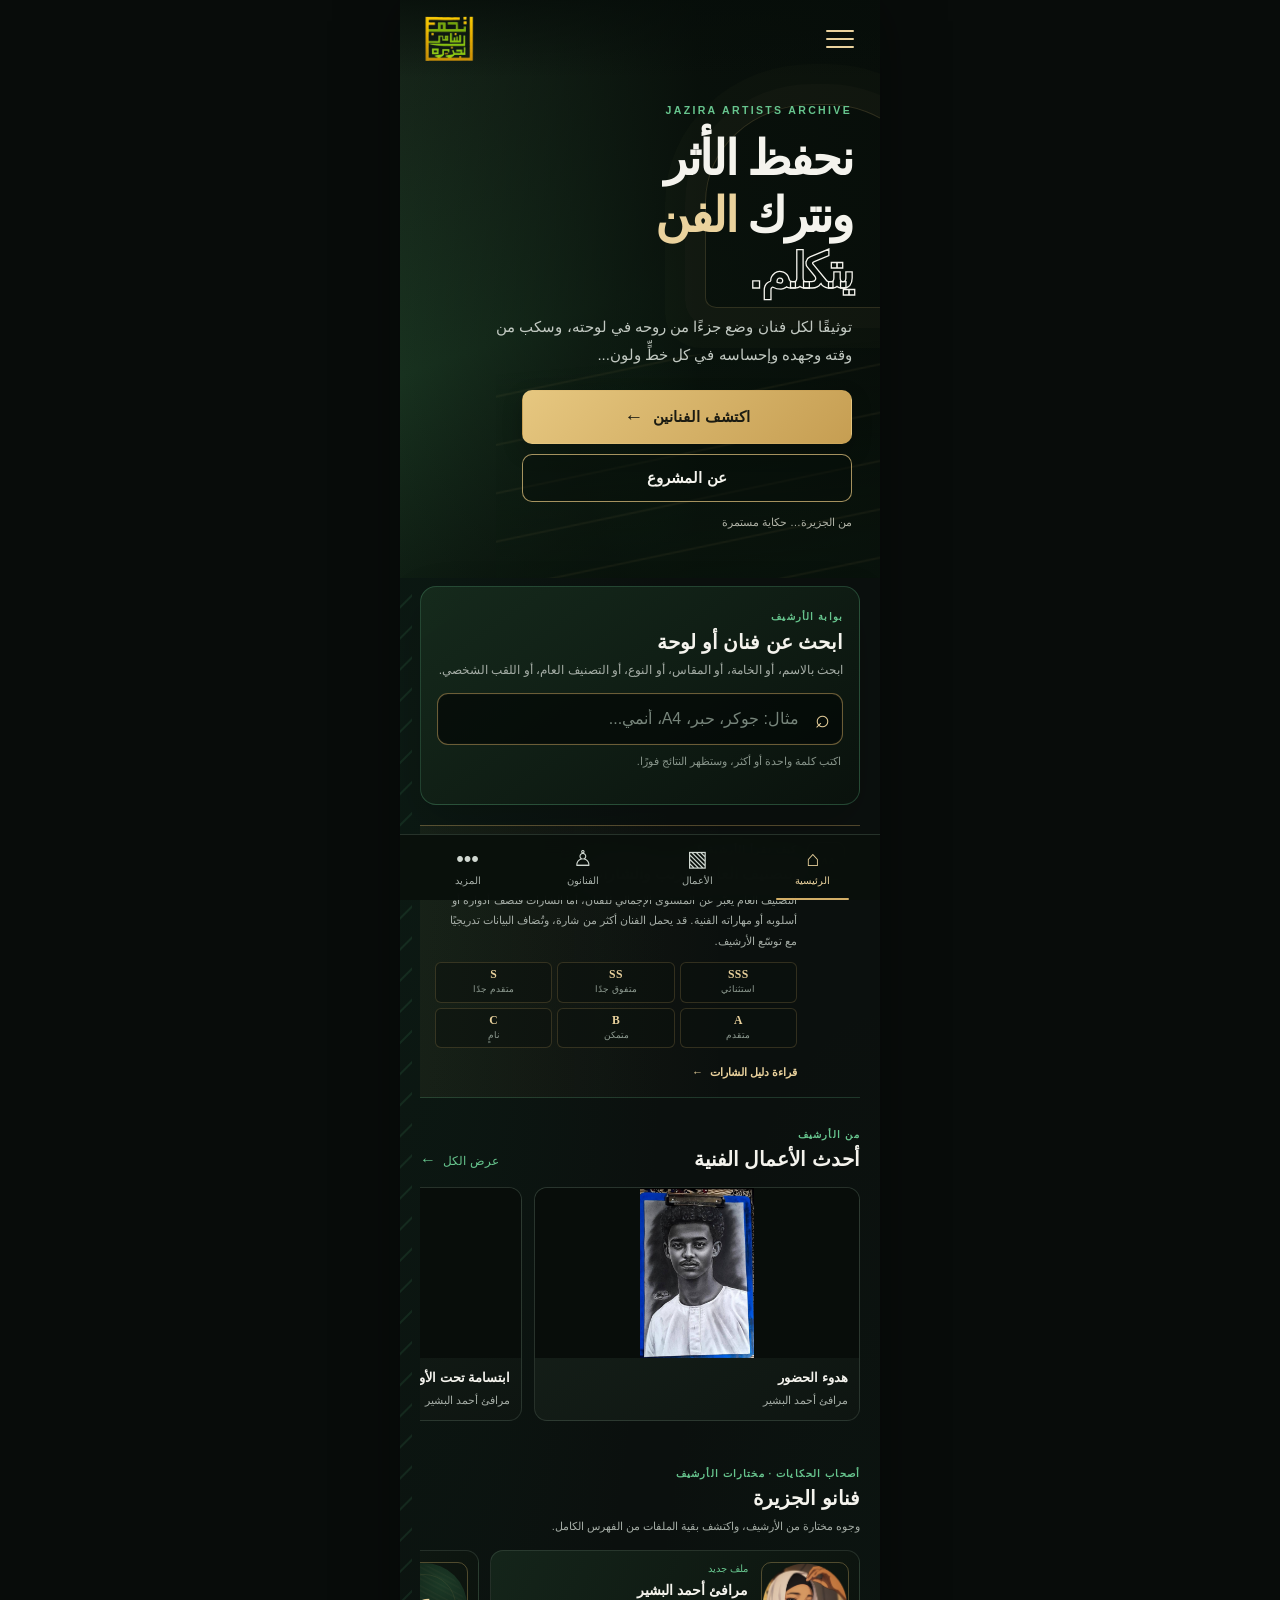
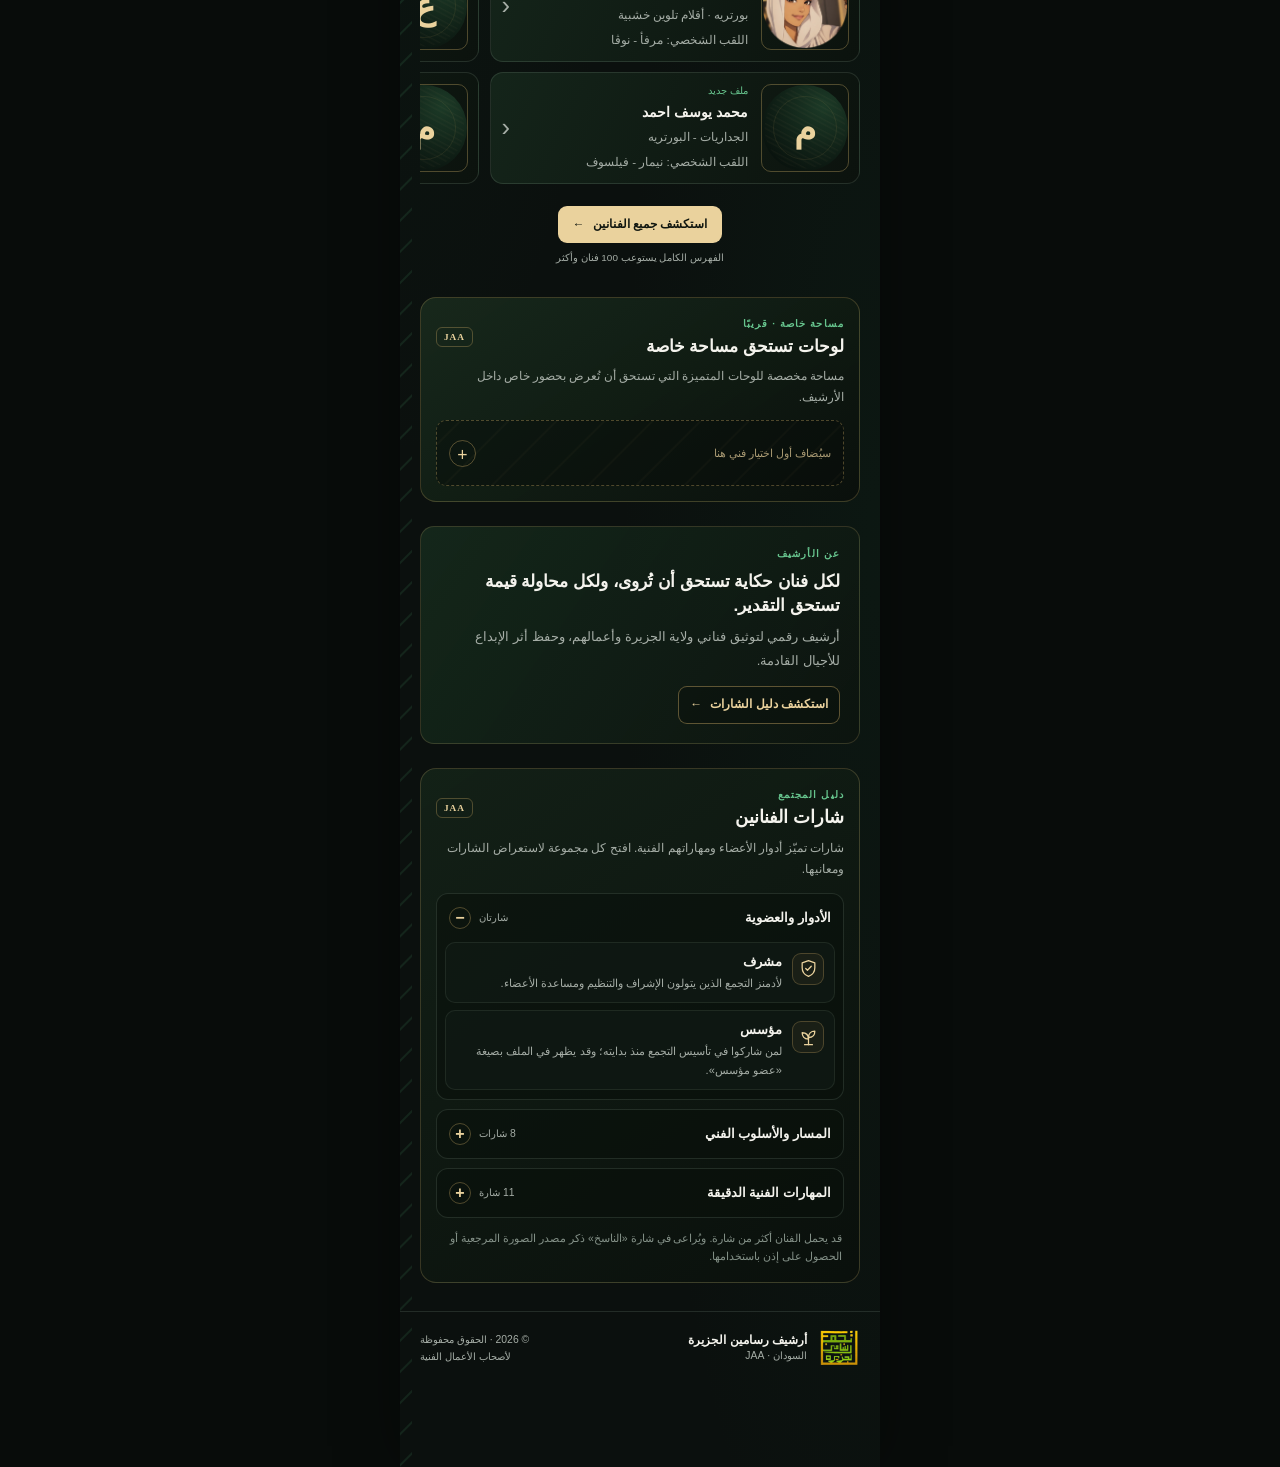
<file: index.html>
<!doctype html>
<html lang="ar" dir="rtl">
<head>
  <meta charset="utf-8">
  <meta name="viewport" content="width=device-width, initial-scale=1, viewport-fit=cover">
  <meta name="theme-color" content="#0b100e">
  <meta name="description" content="أرشيف رسامين الجزيرة؛ توثيقًا لكل فنان وضع جزءًا من روحه في لوحته، وسكب من وقته وجهده وإحساسه في كل خطٍّ ولون...">
  <title>JAA | أرشيف رسامين الجزيرة</title>
  <link rel="stylesheet" href="home-mobile.css?v=202610200803">
</head>
<body>
  <div class="page-shell">
    <header class="topbar">
      <a class="brand-mark" href="#home" aria-label="أرشيف رسامين الجزيرة - الرئيسية">
        <img src="Sudanese-Artist.png" alt="شعار أرشيف رسامين الجزيرة">
      </a>
      <div class="header-actions">
        <details class="menu-box">
          <summary aria-label="فتح القائمة">
            <span></span><span></span><span></span>
          </summary>
          <nav class="menu-panel" aria-label="القائمة الرئيسية">
            <a href="#home">الرئيسية</a>
            <a href="#artworks">الأعمال الفنية</a>
            <a href="#artists">الفنانون</a>
            <a href="#about">عن الأرشيف</a>
            <a href="#title-guide">دليل الشارات</a>
          </nav>
        </details>
      </div>
    </header>

    <main>
      <section class="hero" id="home" aria-labelledby="hero-title">
        <div class="hero-image" aria-hidden="true"></div>
        <div class="hero-content">
          <span class="eyebrow">JAZIRA ARTISTS ARCHIVE</span>
          <h1 id="hero-title">
            <span class="headline-white">نحفظ الأثر</span>
            <span class="headline-middle"><span>ونترك</span> <span class="headline-gold">الفن</span></span>
            <span class="headline-outline">يتكلم.</span>
          </h1>
          <p class="hero-description">توثيقًا لكل فنان وضع جزءًا من روحه في لوحته، وسكب من وقته وجهده وإحساسه في كل خطٍّ ولون...</p>
          <div class="hero-actions">
            <a class="button button-gold" href="#artists">اكتشف الفنانين <span aria-hidden="true">←</span></a>
            <a class="button button-outline" href="#about">عن المشروع</a>
          </div>
          <span class="hero-caption">من الجزيرة… حكاية مستمرة</span>
        </div>
        <div class="hero-side-label" aria-hidden="true">فنٌّ من الجزيرة إلى العالم</div>
      </section>

      <section class="archive-search-section" id="archive-search-section" aria-labelledby="archive-search-title">
        <div class="search-intro">
          <span class="section-kicker">بوابة الأرشيف</span>
          <h2 id="archive-search-title">ابحث عن فنان أو لوحة</h2>
          <p>ابحث بالاسم، أو الخامة، أو المقاس، أو النوع، أو التصنيف العام، أو اللقب الشخصي.</p>
        </div>
        <div class="search-layout">
          <div class="search-main-column">
            <form class="archive-search-form" id="archive-search-form" role="search">
              <label class="visually-hidden" for="archive-search-main">ابحث داخل أرشيف رسامين الجزيرة</label>
              <span class="archive-search-icon" aria-hidden="true">⌕</span>
              <input id="archive-search-main" type="search" autocomplete="off" placeholder="مثال: جوكر، حبر، A4، أنمي...">
              <button type="button" id="archive-search-clear" aria-label="مسح البحث" hidden>×</button>
            </form>
            <p class="search-hint" id="archive-search-hint">اكتب كلمة واحدة أو أكثر، وستظهر النتائج فورًا.</p>
          </div>
        </div>
        <div class="search-results" id="archive-search-results" aria-live="polite" aria-atomic="true"></div>
      </section>

      <section class="classification-note" aria-labelledby="classification-note-title">
        <span class="classification-note-mark" aria-hidden="true">JAA</span>
        <div>
          <span class="section-kicker">كيف نقرأ الأرشيف؟</span>
          <h2 id="classification-note-title">التصنيف العام والرتب والشارات</h2>
          <p>التصنيف العام يعبّر عن المستوى الإجمالي للفنان، أما الشارات فتصف أدواره أو أسلوبه أو مهاراته الفنية. قد يحمل الفنان أكثر من شارة، وتُضاف البيانات تدريجيًا مع توسّع الأرشيف.</p>
          <div class="rank-key" aria-label="مفتاح التصنيفات العامة">
            <div><b>SSS</b><span>استثنائي</span></div>
            <div><b>SS</b><span>متفوق جدًا</span></div>
            <div><b>S</b><span>متقدم جدًا</span></div>
            <div><b>A</b><span>متقدم</span></div>
            <div><b>B</b><span>متمكن</span></div>
            <div><b>C</b><span>نامٍ</span></div>
          </div>
        </div>
        <a class="classification-note-link" href="#title-guide">قراءة دليل الشارات <span aria-hidden="true">←</span></a>
      </section>

      <section class="content-section" id="artworks" aria-labelledby="artworks-title">
        <div class="section-heading">
          <div><span class="section-kicker">من الأرشيف</span><h2 id="artworks-title">أحدث الأعمال الفنية</h2></div>
          <a class="text-link" href="#artworks">عرض الكل <span aria-hidden="true">←</span></a>
        </div>
                <div class="artwork-list" id="latest-artworks" aria-live="polite">
          <a class="artwork-card" href="artists/abdulqader/index.html#artworks">
            <img class="artwork-image" src="artworks/abdulqader/artworks_gido_gido-art-04.jpg" alt="لوحة سأصبح إمبراطور السحر للفنان عبد القادر حبيب الله عبد القادر" loading="lazy">
            <div class="artwork-meta"><div><h3>سأصبح إمبراطور السحر</h3><p>عبد القادر حبيب الله عبد القادر</p></div><span class="artwork-year"></span></div>
          </a>
          <a class="artwork-card" href="artists/mootamen/index.html#artworks">
            <img class="artwork-image" src="artworks/tmn/artworks_tmn_tmn-art-04.jpg" alt="لوحة ليلة مرصعة بالنجوم لفان جوخ باللون الوردي للفنان مؤتمن أحمد سيد أحمد" loading="lazy">
            <div class="artwork-meta"><div><h3>ليلة مرصعة بالنجوم لفان جوخ - باللون الوردي</h3><p>مؤتمن أحمد سيد أحمد</p></div><span class="artwork-year"></span></div>
          </a>
          <a class="artwork-card" href="artists/sohaib/index.html#artworks">
            <img class="artwork-image" src="artworks/sohaib/artworks_sohaib_sohaib-art-01.jpg" alt="لوحة شينرا للفنان صهيب محمد أحمد محمد" loading="lazy">
            <div class="artwork-meta"><div><h3>شينرا</h3><p>صهيب محمد أحمد محمد</p></div><span class="artwork-year">2026</span></div>
          </a>
                </div>
      </section>

      <section class="content-section artists-section" id="artists" aria-labelledby="artists-title">
        <div class="section-heading">
          <div><span class="section-kicker">أصحاب الحكايات · مختارات الأرشيف</span><h2 id="artists-title">فنانو الجزيرة</h2><p class="artists-intro">وجوه مختارة من الأرشيف، واكتشف بقية الملفات من الفهرس الكامل.</p></div>
        </div>
        <div class="featured-artists-list" aria-label="مختارات من الفنانين">
          <a class="artist-card featured-artist-card" href="artists/marafe-ahmed/index.html">
            <img src="artists/marafe-ahmed/marafe-profile.png" alt="رمز مؤقت للفنانة مرافئ أحمد البشير">
            <span class="artist-info"><small>ملف جديد</small><strong>مرافئ أحمد البشير</strong><span>بورتريه · أقلام تلوين خشبية</span><span class="artist-personal-nickname">اللقب الشخصي: مرفأ - نوڤا</span></span>
            <span class="artist-arrow" aria-hidden="true">‹</span>
          </a>
          <a class="artist-card featured-artist-card" href="artists/mohamed-yousif/index.html">
            <img src="artists/mohamed-yousif/profile-placeholder.svg" alt="رمز مؤقت للفنان محمد يوسف احمد">
            <span class="artist-info"><small>ملف جديد</small><strong>محمد يوسف احمد</strong><span>الجداريات - البورتريه</span><span class="artist-personal-nickname">اللقب الشخصي: نيمار - فيلسوف</span></span>
            <span class="artist-arrow" aria-hidden="true">‹</span>
          </a>
          <a class="artist-card featured-artist-card" href="artists/abdulqader/index.html">
            <img src="artists/abdulqader/profile-placeholder.svg" alt="رمز مؤقت للفنان عبد القادر حبيب الله عبد القادر">
            <span class="artist-info"><small>أعمال موثقة</small><strong>عبد القادر حبيب الله</strong><span>أنمي · حبر</span><span class="artist-personal-nickname">اللقب الشخصي: جدو</span></span>
            <span class="artist-arrow" aria-hidden="true">‹</span>
          </a>
          <a class="artist-card featured-artist-card" href="artists/mootamen/index.html">
            <img src="artists/mootamen/profile-placeholder.svg" alt="رمز مؤقت للفنان مؤتمن أحمد سيد أحمد">
            <span class="artist-info"><small>أعمال موثقة</small><strong>مؤتمن أحمد سيد أحمد</strong><span>بورتريه وحيوانات</span><span class="artist-personal-nickname">اللقب الشخصي: تمن</span></span>
            <span class="artist-arrow" aria-hidden="true">‹</span>
          </a>
          <a class="artist-card featured-artist-card" href="artists/sohaib/index.html">
            <img src="artists/sohaib/sohaib-profile.png" alt="صورة الفنان صهيب محمد أحمد محمد">
            <span class="artist-info"><small>من الأرشيف</small><strong>صهيب محمد أحمد محمد</strong><span>أنمي ومانجا</span><span class="artist-personal-nickname">اللقب الشخصي: أوبي</span></span>
            <span class="artist-arrow" aria-hidden="true">‹</span>
          </a>
          <a class="artist-card featured-artist-card" href="artists/kaab/index.html">
            <img src="artists/kaab/kab-profile.png" alt="صورة الفنان كعب الأحبار محمد موسى">
            <span class="artist-info"><small>من الأرشيف</small><strong>كعب الأحبار محمد موسى</strong><span>أنمي ومانجا · رقمي</span><span class="artist-personal-nickname">اللقب الشخصي: كاتشان</span></span>
            <span class="artist-arrow" aria-hidden="true">‹</span>
          </a>
        </div>
        <div class="artists-directory-cta"><a href="artists/index.html">استكشف جميع الفنانين <span aria-hidden="true">←</span></a><small>الفهرس الكامل يستوعب 100 فنان وأكثر</small></div>
      </section>

      <section class="featured-artworks-space" id="special-artworks" aria-labelledby="special-artworks-title">
        <div class="section-heading">
          <div><span class="section-kicker">مساحة خاصة · قريبًا</span><h2 id="special-artworks-title">لوحات تستحق مساحة خاصة</h2></div>
          <span class="special-artworks-mark" aria-hidden="true">JAA</span>
        </div>
        <p>مساحة مخصصة للوحات المتميزة التي تستحق أن تُعرض بحضور خاص داخل الأرشيف.</p>
        <div class="special-artworks-empty" aria-label="مساحة محجوزة للوحات المتميزة"><span>سيُضاف أول اختيار فني هنا</span><b aria-hidden="true">+</b></div>
      </section>

      <section class="about-section" id="about">
        <span class="section-kicker">عن الأرشيف</span>
        <h2>لكل فنان حكاية تستحق أن تُروى، ولكل محاولة قيمة تستحق التقدير.</h2>
        <p>أرشيف رقمي لتوثيق فناني ولاية الجزيرة وأعمالهم، وحفظ أثر الإبداع للأجيال القادمة.</p>
        <a class="title-guide-link" href="#title-guide">استكشف دليل الشارات <span aria-hidden="true">←</span></a>
      </section>

      <section class="title-guide" id="title-guide" aria-labelledby="title-guide-heading">
        <div class="section-heading">
          <div><span class="section-kicker">دليل المجتمع</span><h2 id="title-guide-heading">شارات الفنانين</h2></div>
          <span class="title-guide-mark" aria-hidden="true">JAA</span>
        </div>
        <p class="title-guide-intro">شارات تميّز أدوار الأعضاء ومهاراتهم الفنية. افتح كل مجموعة لاستعراض الشارات ومعانيها.</p>

        <svg class="title-icon-sprite" width="0" height="0" aria-hidden="true" focusable="false">
          <symbol id="icon-moderator" viewBox="0 0 24 24"><path d="M12 2 20 5v6c0 5-3.4 9.2-8 11-4.6-1.8-8-6-8-11V5z"/><path d="m8.5 12 2.2 2.2 4.8-5"/></symbol>
          <symbol id="icon-founder" viewBox="0 0 24 24"><path d="M12 21v-9"/><path d="M12 14C6 14 4 10 4 6c5 0 8 2 8 8Z"/><path d="M12 12c0-5 3-8 8-8 0 5-3 8-8 8Z"/><path d="M7 21h10"/></symbol>
          <symbol id="icon-joker" viewBox="0 0 24 24"><path d="M12 3c-5 0-9 3.7-9 8.5S6.5 20 12 20h1.4a2 2 0 0 0 1.4-3.4 1.6 1.6 0 0 1 1.1-2.7H18a3 3 0 0 0 3-3C21 6.5 17 3 12 3Z"/><circle cx="7.5" cy="10" r="1"/><circle cx="11" cy="7" r="1"/><circle cx="15" cy="8" r="1"/></symbol>
          <symbol id="icon-copyist" viewBox="0 0 24 24"><rect x="7" y="3" width="13" height="16" rx="2"/><path d="M7 7H5a2 2 0 0 0-2 2v11h12v-1"/><path d="M10 8h7M10 12h7M10 16h4"/></symbol>
          <symbol id="icon-rising" viewBox="0 0 24 24"><path d="M4 18 10 12l4 3 6-8"/><path d="M14 7h6v6"/><path d="M4 21h16"/></symbol>
          <symbol id="icon-freehand" viewBox="0 0 24 24"><path d="M3 17c3-8 5 5 9-2s5-8 9-7"/><path d="m18 5 3 3-3 3"/></symbol>
          <symbol id="icon-expert" viewBox="0 0 24 24"><circle cx="12" cy="9" r="6"/><path d="m8 14-1 8 5-3 5 3-1-8"/><path d="m12 5 1.2 2.4 2.6.4-1.9 1.8.4 2.6-2.3-1.2-2.3 1.2.4-2.6-1.9-1.8 2.6-.4Z"/></symbol>
          <symbol id="icon-teacher" viewBox="0 0 24 24"><path d="M12 6c-2-2-5-2-9-1v14c4-1 7-1 9 1 2-2 5-2 9-1V5c-4-1-7-1-9 1Z"/><path d="M12 6v14M6 9h3M15 9h3M6 13h3M15 13h3"/></symbol>
          <symbol id="icon-learner" viewBox="0 0 24 24"><path d="M4 5c3-1 6-1 8 1v14c-2-2-5-2-8-1zM20 5c-3-1-6-1-8 1v14c2-2 5-2 8-1z"/><path d="m16 3 4 4M15 8l4-4"/></symbol>
          <symbol id="icon-progress" viewBox="0 0 24 24"><path d="M4 20V14h4v6M10 20V9h4v11M16 20V4h4v16"/><path d="m4 10 6-4 4 1 6-5"/></symbol>
          <symbol id="icon-background" viewBox="0 0 24 24"><rect x="3" y="4" width="18" height="16" rx="2"/><circle cx="16" cy="9" r="1.5"/><path d="m5 17 5-5 3 3 2-2 4 4M5 20h14"/></symbol>
          <symbol id="icon-muscles" viewBox="0 0 24 24"><path d="M8 12 6 9l2-4 3 2 1 4 3 1 2-3 3 1 1 4-3 5-7 1-5-3-2-4 2-2Z"/><path d="m11 11 3 2M8 15l3 2"/></symbol>
          <symbol id="icon-texture" viewBox="0 0 24 24"><circle cx="10" cy="10" r="6"/><path d="m14.5 14.5 6 6"/><circle cx="8" cy="8" r=".7"/><circle cx="12" cy="9" r=".7"/><circle cx="9" cy="12" r=".7"/></symbol>
          <symbol id="icon-shadows" viewBox="0 0 24 24"><circle cx="12" cy="12" r="9"/><path d="M12 3v18a9 9 0 0 0 0-18Z"/></symbol>
          <symbol id="icon-light" viewBox="0 0 24 24"><path d="M12 2v4M12 18v4M4.9 4.9l2.8 2.8M16.3 16.3l2.8 2.8M2 12h4M18 12h4M4.9 19.1l2.8-2.8M16.3 7.7l2.8-2.8"/><circle cx="12" cy="12" r="4"/></symbol>
          <symbol id="icon-perspective" viewBox="0 0 24 24"><circle cx="12" cy="10" r="1"/><path d="M3 4 11 9M21 4l-8 5M3 20l8-9M21 20l-8-9M3 4v16M21 4v16"/></symbol>
          <symbol id="icon-color" viewBox="0 0 24 24"><path d="M12 3C6.5 3 3 6.7 3 11.5S6.5 20 11.5 20H14a2 2 0 0 0 1.5-3.3 1.7 1.7 0 0 1 1.3-2.8H19a2 2 0 0 0 2-2C21 7 17.2 3 12 3Z"/><circle cx="7.5" cy="10" r=".8"/><circle cx="10.5" cy="7" r=".8"/><circle cx="14.5" cy="8" r=".8"/></symbol>
          <symbol id="icon-medium" viewBox="0 0 24 24"><path d="m14 4 6 6M4 20l3.5-.8L19 7.7 16.3 5 4.8 16.5Z"/><path d="M12 4c-2 2-3 3.5-3 5a3 3 0 0 0 6 0c0-1.5-1-3-3-5Z"/></symbol>
          <symbol id="icon-motion" viewBox="0 0 24 24"><circle cx="14" cy="5" r="2"/><path d="m12 8-3 5 4 2 2 5M10 13l-5 3M13 10l5 2 2 4M3 7h4M2 11h3"/></symbol>
          <symbol id="icon-lines" viewBox="0 0 24 24"><path d="m4 20 4-1 11-11-3-3L5 16Z"/><path d="m14 7 3 3M4 20c4-1 6 0 8 2M3 13c3-1 5 0 7 1"/></symbol>
          <symbol id="icon-story" viewBox="0 0 24 24"><rect x="3" y="4" width="18" height="16" rx="2"/><circle cx="16" cy="9" r="1.5"/><path d="m5 17 5-5 3 3 2-2 4 4M7 3h10"/></symbol>
        </svg>

        <details class="title-category" open>
          <summary><span>الأدوار والعضوية</span><small class="title-category-count">شارتان</small><span class="title-category-toggle" aria-hidden="true"></span></summary>
          <div class="title-grid">
            <article class="title-card"><span class="title-card-icon"><svg viewBox="0 0 24 24" aria-hidden="true"><use href="#icon-moderator"></use></svg></span><div class="title-card-copy"><h3>مشرف</h3><p>لأدمنز التجمع الذين يتولون الإشراف والتنظيم ومساعدة الأعضاء.</p></div></article>
            <article class="title-card"><span class="title-card-icon"><svg viewBox="0 0 24 24" aria-hidden="true"><use href="#icon-founder"></use></svg></span><div class="title-card-copy"><h3>مؤسس</h3><p>لمن شاركوا في تأسيس التجمع منذ بدايته؛ وقد يظهر في الملف بصيغة «عضو مؤسس».</p></div></article>
          </div>
        </details>

        <details class="title-category">
          <summary><span>المسار والأسلوب الفني</span><small class="title-category-count">8 شارات</small><span class="title-category-toggle" aria-hidden="true"></span></summary>
          <div class="title-grid">
            <article class="title-card"><span class="title-card-icon"><svg viewBox="0 0 24 24" aria-hidden="true"><use href="#icon-joker"></use></svg></span><div class="title-card-copy"><h3>جوكر</h3><p>للفنان الذي يتقن أساليب وخامات متعددة.</p></div></article>
            <article class="title-card"><span class="title-card-icon"><svg viewBox="0 0 24 24" aria-hidden="true"><use href="#icon-copyist"></use></svg></span><div class="title-card-copy"><h3>الناسخ</h3><p>لمن يتقن إعادة رسم صورة مرجعية كما هي، مع احترام الحقوق وذكر المصدر أو الحصول على إذن.</p></div></article>
            <article class="title-card"><span class="title-card-icon"><svg viewBox="0 0 24 24" aria-hidden="true"><use href="#icon-rising"></use></svg></span><div class="title-card-copy"><h3>رسام صاعد</h3><p>للفنان الذي بدأ يبرز في أعماله ويتقدم في مساره الفني.</p></div></article>
            <article class="title-card"><span class="title-card-icon"><svg viewBox="0 0 24 24" aria-hidden="true"><use href="#icon-freehand"></use></svg></span><div class="title-card-copy"><h3>فري هاند</h3><p>لمن يرسم مباشرة بحرية دون تتبّع الخطوط أو نقلها.</p></div></article>
            <article class="title-card"><span class="title-card-icon"><svg viewBox="0 0 24 24" aria-hidden="true"><use href="#icon-expert"></use></svg></span><div class="title-card-copy"><h3>خبير</h3><p>لمن يمتلك خبرة فنية واسعة وممارسة متقنة ومستقرة.</p></div></article>
            <article class="title-card"><span class="title-card-icon"><svg viewBox="0 0 24 24" aria-hidden="true"><use href="#icon-teacher"></use></svg></span><div class="title-card-copy"><h3>معلم</h3><p>لمن يعلّم الرسم أو يشارك خبرته ويساعد الفنانين على التعلم.</p></div></article>
            <article class="title-card"><span class="title-card-icon"><svg viewBox="0 0 24 24" aria-hidden="true"><use href="#icon-learner"></use></svg></span><div class="title-card-copy"><h3>متعلم</h3><p>لمن يواظب على التعلّم والتدريب وتوسيع مهاراته.</p></div></article>
            <article class="title-card"><span class="title-card-icon"><svg viewBox="0 0 24 24" aria-hidden="true"><use href="#icon-progress"></use></svg></span><div class="title-card-copy"><h3>سريع التطور</h3><p>لمن يظهر تقدّمًا واضحًا في أعماله خلال فترة قصيرة.</p></div></article>
          </div>
        </details>

        <details class="title-category">
          <summary><span>المهارات الفنية الدقيقة</span><small class="title-category-count">11 شارة</small><span class="title-category-toggle" aria-hidden="true"></span></summary>
          <div class="title-grid">
            <article class="title-card"><span class="title-card-icon"><svg viewBox="0 0 24 24" aria-hidden="true"><use href="#icon-background"></use></svg></span><div class="title-card-copy"><h3>مهندس الخلفيات</h3><p>لمن يبني خلفيات غنية بالطبقات والعمق والتفاصيل.</p></div></article>
            <article class="title-card"><span class="title-card-icon"><svg viewBox="0 0 24 24" aria-hidden="true"><use href="#icon-muscles"></use></svg></span><div class="title-card-copy"><h3>نحّات العضلات</h3><p>لمن يتقن تشريح الجسم وإبراز بنية العضلات.</p></div></article>
            <article class="title-card"><span class="title-card-icon"><svg viewBox="0 0 24 24" aria-hidden="true"><use href="#icon-texture"></use></svg></span><div class="title-card-copy"><h3>عدسة الملمس</h3><p>لمن يعتني بملمس البشرة وتفاصيل المسام الدقيقة.</p></div></article>
            <article class="title-card"><span class="title-card-icon"><svg viewBox="0 0 24 24" aria-hidden="true"><use href="#icon-shadows"></use></svg></span><div class="title-card-copy"><h3>سيّد الظلال</h3><p>لمن يبدع في الظلال والتباين وصناعة العمق.</p></div></article>
            <article class="title-card"><span class="title-card-icon"><svg viewBox="0 0 24 24" aria-hidden="true"><use href="#icon-light"></use></svg></span><div class="title-card-copy"><h3>صيّاد الضوء</h3><p>لمن يبرز مصادر الضوء واللمعات والانعكاسات بدقة.</p></div></article>
            <article class="title-card"><span class="title-card-icon"><svg viewBox="0 0 24 24" aria-hidden="true"><use href="#icon-perspective"></use></svg></span><div class="title-card-copy"><h3>حارس المنظور</h3><p>لمن يضبط المنظور والأبعاد في المشاهد.</p></div></article>
            <article class="title-card"><span class="title-card-icon"><svg viewBox="0 0 24 24" aria-hidden="true"><use href="#icon-color"></use></svg></span><div class="title-card-copy"><h3>عازف الألوان</h3><p>لمن ينسّق الألوان ويخلق انسجامًا وتباينًا متقنًا.</p></div></article>
            <article class="title-card"><span class="title-card-icon"><svg viewBox="0 0 24 24" aria-hidden="true"><use href="#icon-medium"></use></svg></span><div class="title-card-copy"><h3>مروّض الخامة</h3><p>لمن يتقن خصائص خامة معينة ويستخرج إمكاناتها الفنية.</p></div></article>
            <article class="title-card"><span class="title-card-icon"><svg viewBox="0 0 24 24" aria-hidden="true"><use href="#icon-motion"></use></svg></span><div class="title-card-copy"><h3>صانع الحركة</h3><p>لمن ينقل الحركة والحيوية في الوضعيات والتكوين.</p></div></article>
            <article class="title-card"><span class="title-card-icon"><svg viewBox="0 0 24 24" aria-hidden="true"><use href="#icon-lines"></use></svg></span><div class="title-card-copy"><h3>نسّاج الخطوط</h3><p>لمن يتميز بدقة الخطوط والتحبير والتفاصيل الخطية.</p></div></article>
            <article class="title-card"><span class="title-card-icon"><svg viewBox="0 0 24 24" aria-hidden="true"><use href="#icon-story"></use></svg></span><div class="title-card-copy"><h3>حكّاء المشهد</h3><p>لمن يرتب عناصر اللوحة لتروي مشهدًا متماسكًا.</p></div></article>
          </div>
        </details>

        <p class="title-guide-note">قد يحمل الفنان أكثر من شارة. ويُراعى في شارة «الناسخ» ذكر مصدر الصورة المرجعية أو الحصول على إذن باستخدامها.</p>
      </section>
    </main>

    <footer class="site-footer">
      <img src="Sudanese-Artist.png" alt="" aria-hidden="true">
      <div><strong>أرشيف رسامين الجزيرة</strong><span>السودان · JAA</span></div>
      <small>© 2026 · الحقوق محفوظة لأصحاب الأعمال الفنية</small>
    </footer>

    <nav class="bottom-nav" aria-label="التنقل السريع">
      <a class="bottom-link is-active" href="#home"><span class="nav-icon" aria-hidden="true">⌂</span><span>الرئيسية</span></a>
      <a class="bottom-link" href="#artworks"><span class="nav-icon" aria-hidden="true">▧</span><span>الأعمال</span></a>
      <a class="bottom-link" href="#artists"><span class="nav-icon" aria-hidden="true">♙</span><span>الفنانون</span></a>
      <a class="bottom-link" href="#title-guide"><span class="nav-icon" aria-hidden="true">•••</span><span>المزيد</span></a>
    </nav>
  </div>
    <script>
    (async function loadLatestArtworks() {
      const list = document.getElementById("latest-artworks");
      if (!list) return;

      try {
        const response = await fetch("artworks.json", { cache: "no-store" });
        if (!response.ok) return;

        const works = await response.json();
        if (!Array.isArray(works) || works.length === 0) return;

        const cards = works.slice(-3).reverse().map((work) => {
          const card = document.createElement("a");
          card.className = "artwork-card";
          card.href = work.href || "#artworks";
          card.setAttribute(
            "aria-label",
            `لوحة ${work.title} للفنان ${work.artist}`
          );

          const image = document.createElement("img");
          image.className = "artwork-image";
          image.src = work.image;
          image.alt = `لوحة ${work.title} للفنان ${work.artist}`;
          image.loading = "lazy";

          const meta = document.createElement("div");
          meta.className = "artwork-meta";

          const text = document.createElement("div");
          const title = document.createElement("h3");
          title.textContent = work.title;

          const artist = document.createElement("p");
          artist.textContent = work.artist;

          const year = document.createElement("span");
          year.className = "artwork-year";
          year.textContent = work.year || "";

          text.append(title, artist);
          meta.append(text, year);
          card.append(image, meta);

          return card;
        });

        list.replaceChildren(...cards);
      } catch (error) {
        console.error("تعذر تحميل أحدث الأعمال:", error);
      }
    })();
    </script>
    <script src="archive-search.js" defer></script>
</body>
</html>
</file>
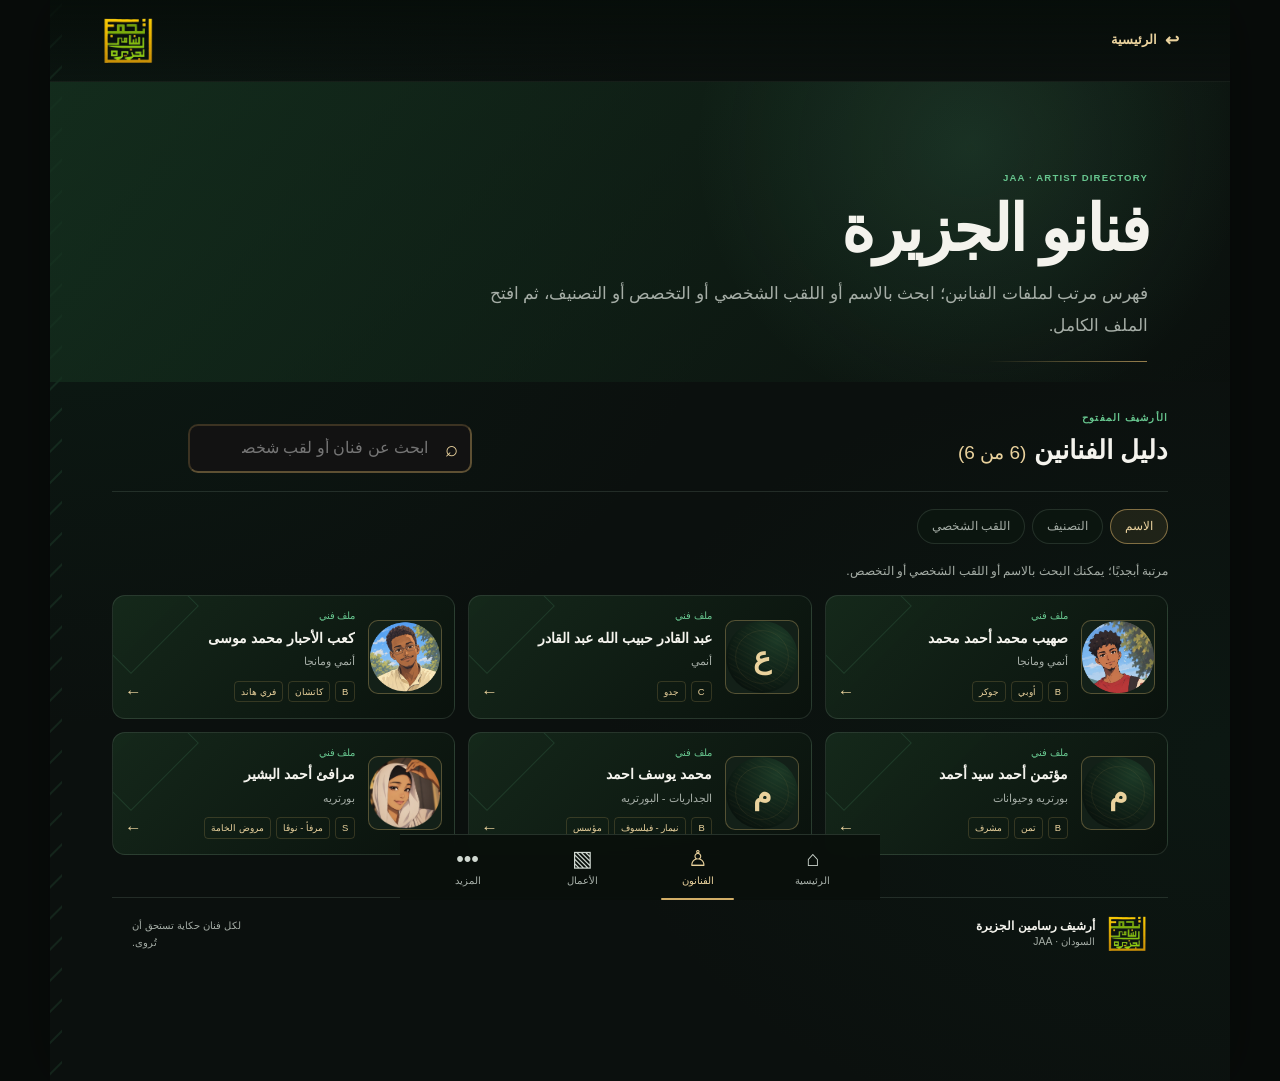
<file: artists/index.html>
<!doctype html>
<html lang="ar" dir="rtl">
<head>
  <meta charset="utf-8">
  <meta name="viewport" content="width=device-width, initial-scale=1">
  <meta name="theme-color" content="#0b100e">
  <meta name="description" content="فهرس فناني أرشيف رسامين الجزيرة.">
  <title>فنانو الجزيرة | JAA</title>
  <link rel="stylesheet" href="../home-mobile.css?v=202610200746">
  <link rel="stylesheet" href="artists-archive.css?v=202610200746">
</head>
<body>
  <div class="page-shell artists-archive-shell">
    <header class="topbar archive-topbar">
      <a class="brand-mark" href="../index.html" aria-label="العودة إلى الصفحة الرئيسية">
        <img src="../Sudanese-Artist.png" alt="شعار أرشيف رسامين الجزيرة">
      </a>
      <a class="archive-back-link" href="../index.html">الرئيسية <span aria-hidden="true">↩</span></a>
    </header>

    <main>
      <section class="artists-archive-hero" aria-labelledby="artists-archive-title">
        <span class="section-kicker">JAA · ARTIST DIRECTORY</span>
        <h1 id="artists-archive-title">فنانو الجزيرة</h1>
        <p>فهرس مرتب لملفات الفنانين؛ ابحث بالاسم أو اللقب الشخصي أو التخصص أو التصنيف، ثم افتح الملف الكامل.</p>
      </section>

      <section class="artists-directory" aria-labelledby="directory-title">
        <div class="directory-toolbar">
          <div>
            <span class="section-kicker">الأرشيف المفتوح</span>
            <h2 id="directory-title">دليل الفنانين <span id="artist-count" aria-live="polite">—</span></h2>
          </div>
          <label class="directory-search">
            <span class="visually-hidden">البحث في الفنانين</span>
            <span aria-hidden="true">⌕</span>
            <input id="artist-directory-search" type="search" autocomplete="off" placeholder="ابحث عن فنان أو لقب شخصي...">
            <button id="artist-directory-clear" type="button" aria-label="مسح البحث" hidden>×</button>
          </label>
        </div>

        <div class="directory-controls" aria-label="خيارات ترتيب الفنانين">
          <button class="directory-filter is-active" type="button" data-sort="name">الاسم</button>
          <button class="directory-filter" type="button" data-sort="rank">التصنيف</button>
          <button class="directory-filter" type="button" data-sort="nickname">اللقب الشخصي</button>
        </div>

        <p class="directory-status" id="directory-status" aria-live="polite">جارٍ تحميل ملفات الفنانين...</p>
        <div class="artists-directory-grid" id="artists-directory-grid"></div>
        <div class="directory-empty" id="directory-empty" hidden>
          <strong>لم نعثر على فنان بهذه الكلمات</strong>
          <span>جرّب الاسم أو اللقب الشخصي أو التخصص أو حرف التصنيف.</span>
        </div>
      </section>
    </main>

    <footer class="site-footer archive-footer">
      <img src="../Sudanese-Artist.png" alt="" aria-hidden="true">
      <div><strong>أرشيف رسامين الجزيرة</strong><span>السودان · JAA</span></div>
      <small>لكل فنان حكاية تستحق أن تُروى.</small>
    </footer>

    <nav class="bottom-nav" aria-label="التنقل السريع">
      <a class="bottom-link" href="../index.html"><span class="nav-icon" aria-hidden="true">⌂</span><span>الرئيسية</span></a>
      <a class="bottom-link is-active" href="index.html"><span class="nav-icon" aria-hidden="true">♙</span><span>الفنانون</span></a>
      <a class="bottom-link" href="../index.html#artworks"><span class="nav-icon" aria-hidden="true">▧</span><span>الأعمال</span></a>
      <a class="bottom-link" href="../index.html#title-guide"><span class="nav-icon" aria-hidden="true">•••</span><span>المزيد</span></a>
    </nav>
  </div>
  <script src="artists-archive.js?v=202610200746" defer></script>
</body>
</html>
</file>
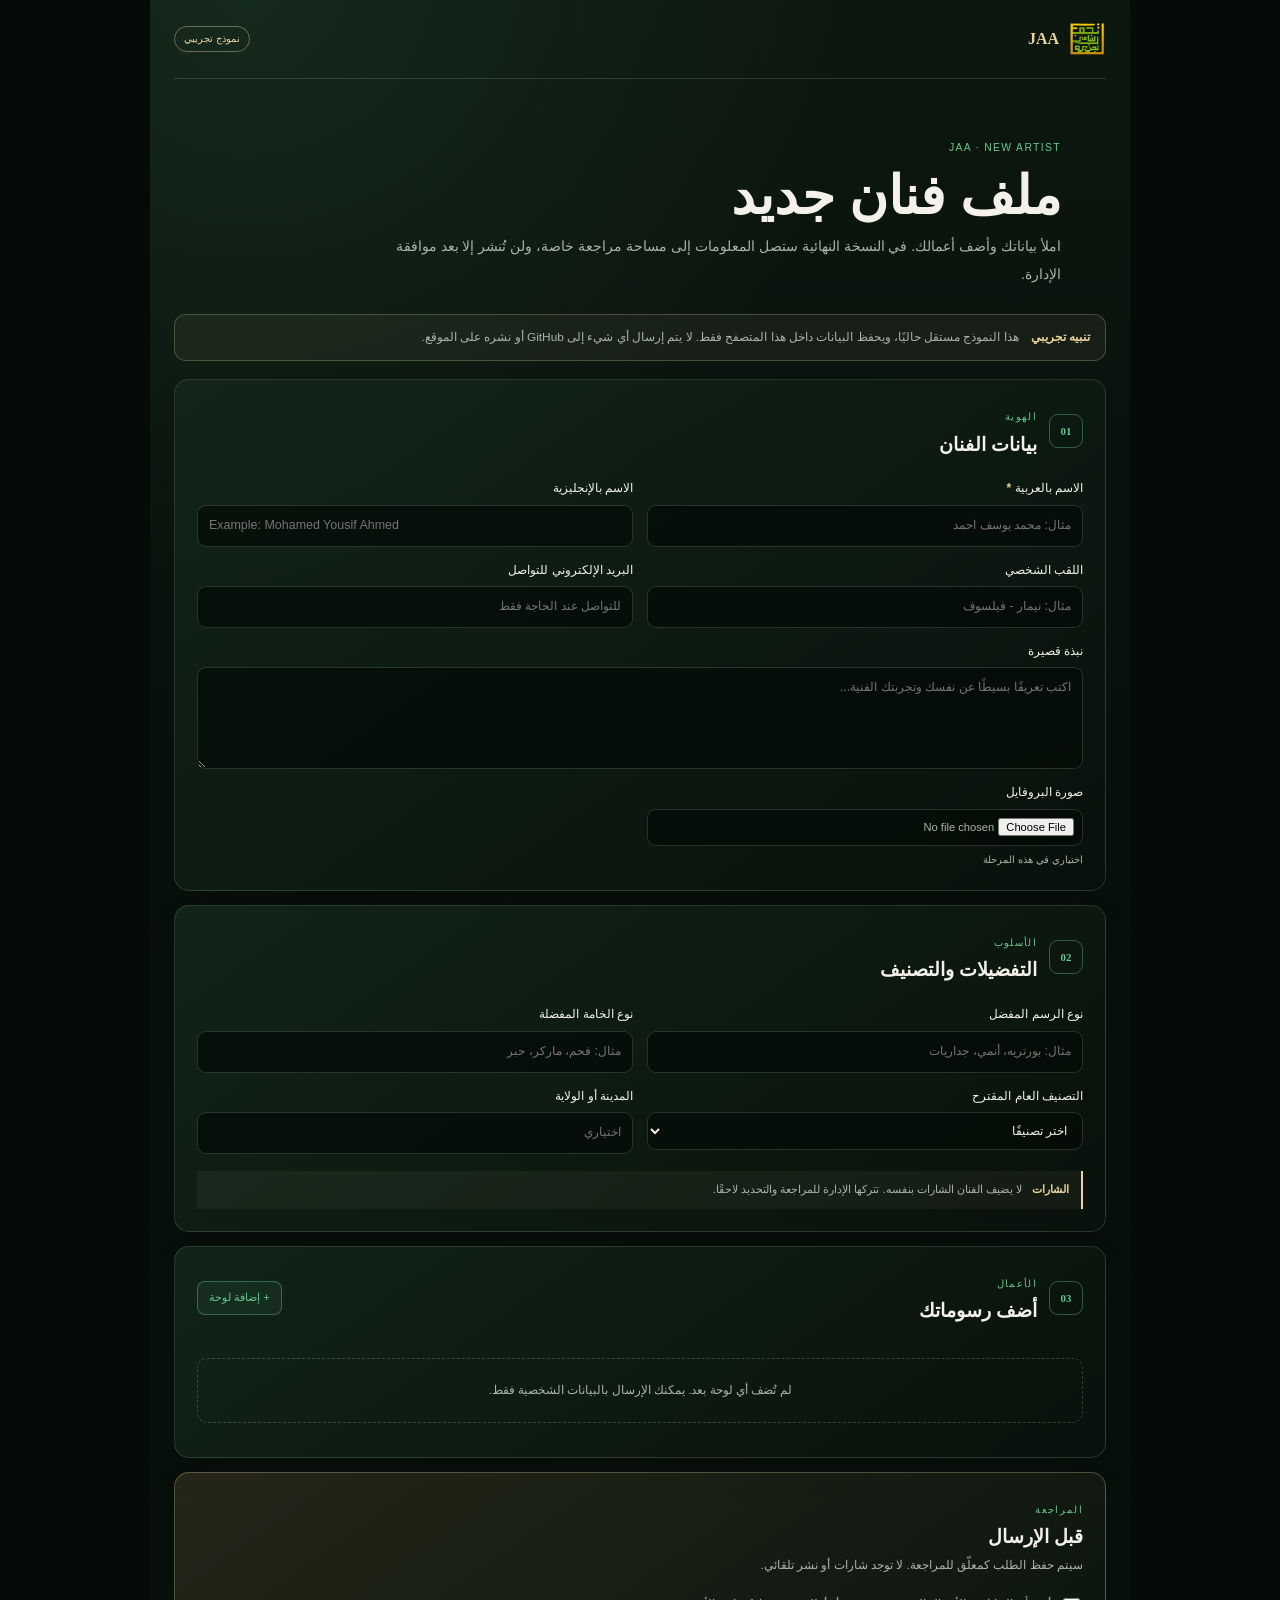
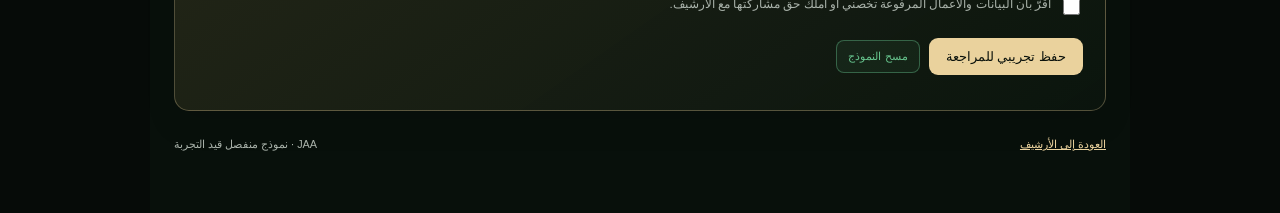
<file: experimental-registration/index.html>
<!doctype html>
<html lang="ar" dir="rtl">
<head>
  <meta charset="utf-8">
  <meta name="viewport" content="width=device-width, initial-scale=1">
  <meta name="theme-color" content="#0b100e">
  <meta name="description" content="نموذج تجريبي لتسجيل فنان جديد في أرشيف رسامين الجزيرة.">
  <title>تسجيل فنان · نموذج تجريبي | JAA</title>
  <link rel="stylesheet" href="registration.css">
</head>
<body>
  <main class="registration-shell">
    <header class="registration-header">
      <a class="brand" href="../index.html"><img src="../Sudanese-Artist.png" alt="أرشيف رسامين الجزيرة"><span>JAA</span></a>
      <span class="prototype-badge">نموذج تجريبي</span>
    </header>

    <section class="registration-hero">
      <span class="eyebrow">JAA · NEW ARTIST</span>
      <h1>ملف فنان جديد</h1>
      <p>املأ بياناتك وأضف أعمالك. في النسخة النهائية ستصل المعلومات إلى مساحة مراجعة خاصة، ولن تُنشر إلا بعد موافقة الإدارة.</p>
    </section>

    <div class="notice" role="note"><strong>تنبيه تجريبي</strong><span>هذا النموذج مستقل حاليًا، ويحفظ البيانات داخل هذا المتصفح فقط. لا يتم إرسال أي شيء إلى GitHub أو نشره على الموقع.</span></div>

    <form id="artist-registration-form" novalidate>
      <section class="form-card" aria-labelledby="identity-title">
        <div class="card-heading"><span class="step">01</span><div><span class="eyebrow">الهوية</span><h2 id="identity-title">بيانات الفنان</h2></div></div>
        <div class="form-grid">
          <label><span>الاسم بالعربية <b>*</b></span><input name="nameAr" required placeholder="مثال: محمد يوسف احمد"></label>
          <label><span>الاسم بالإنجليزية</span><input name="nameEn" dir="ltr" placeholder="Example: Mohamed Yousif Ahmed"></label>
          <label><span>اللقب الشخصي</span><input name="nickname" placeholder="مثال: نيمار - فيلسوف"></label>
          <label><span>البريد الإلكتروني للتواصل</span><input name="email" type="email" placeholder="للتواصل عند الحاجة فقط"></label>
          <label class="wide"><span>نبذة قصيرة</span><textarea name="bio" rows="4" placeholder="اكتب تعريفًا بسيطًا عن نفسك وتجربتك الفنية..."></textarea></label>
          <label><span>صورة البروفايل</span><input name="profileImage" type="file" accept="image/*"><small class="field-help">اختياري في هذه المرحلة</small></label>
        </div>
      </section>

      <section class="form-card" aria-labelledby="preferences-title">
        <div class="card-heading"><span class="step">02</span><div><span class="eyebrow">الأسلوب</span><h2 id="preferences-title">التفضيلات والتصنيف</h2></div></div>
        <div class="form-grid">
          <label><span>نوع الرسم المفضل</span><input name="preferredType" placeholder="مثال: بورتريه، أنمي، جداريات"></label>
          <label><span>نوع الخامة المفضلة</span><input name="preferredMaterial" placeholder="مثال: فحم، ماركر، حبر"></label>
          <label><span>التصنيف العام المقترح</span><select name="rank"><option value="">اختر تصنيفًا</option><option>SSS</option><option>SS</option><option>S</option><option>A</option><option>B</option><option>C</option><option>D</option><option>E</option></select></label>
          <label><span>المدينة أو الولاية</span><input name="location" placeholder="اختياري"></label>
        </div>
        <p class="admin-note"><strong>الشارات</strong><span>لا يضيف الفنان الشارات بنفسه. تتركها الإدارة للمراجعة والتحديد لاحقًا.</span></p>
      </section>

      <section class="form-card" aria-labelledby="artworks-title">
        <div class="card-heading"><span class="step">03</span><div><span class="eyebrow">الأعمال</span><h2 id="artworks-title">أضف رسوماتك</h2></div><button class="secondary-button" id="add-artwork" type="button">+ إضافة لوحة</button></div>
        <div id="artworks-list" class="artworks-list"></div>
        <p class="empty-artworks" id="empty-artworks">لم تُضف أي لوحة بعد. يمكنك الإرسال بالبيانات الشخصية فقط.</p>
      </section>

      <section class="review-card" aria-labelledby="review-title">
        <div><span class="eyebrow">المراجعة</span><h2 id="review-title">قبل الإرسال</h2><p>سيتم حفظ الطلب كمعلّق للمراجعة. لا توجد شارات أو نشر تلقائي.</p></div>
        <label class="consent"><input id="consent" type="checkbox" required><span>أقرّ بأن البيانات والأعمال المرفوعة تخصني أو أملك حق مشاركتها مع الأرشيف.</span></label>
        <div class="form-actions"><button class="primary-button" type="submit">حفظ تجريبي للمراجعة</button><button class="ghost-button" id="clear-form" type="button">مسح النموذج</button></div>
        <p class="form-status" id="form-status" role="status" aria-live="polite"></p>
      </section>
    </form>

    <footer><a href="../index.html">العودة إلى الأرشيف</a><span>JAA · نموذج منفصل قيد التجربة</span></footer>
  </main>
  <template id="artwork-template"><article class="artwork-entry"><div class="artwork-entry-heading"><strong>لوحة جديدة</strong><button class="remove-artwork" type="button">إزالة</button></div><div class="form-grid"><label class="wide"><span>صورة اللوحة <b>*</b></span><input name="image" type="file" accept="image/*" required></label><label><span>عنوان اللوحة <b>*</b></span><input name="title" required placeholder="مثال: ليلة مرصعة بالنجوم"></label><label><span>النوع</span><input name="type" placeholder="مثال: فن تشكيلي، مانجا"></label><label><span>الخامة</span><input name="material" placeholder="مثال: ماركر، حبر"></label><label><span>المقاس</span><input name="size" placeholder="مثال: A3"></label><label><span>سنة الإنجاز</span><input name="year" inputmode="numeric" placeholder="2026"></label><label class="wide"><span>وصف قصير</span><textarea name="description" rows="3" placeholder="حدثنا عن العمل..."></textarea></label></div></article></template>
  <script src="registration.js" defer></script>
</body>
</html>
</file>
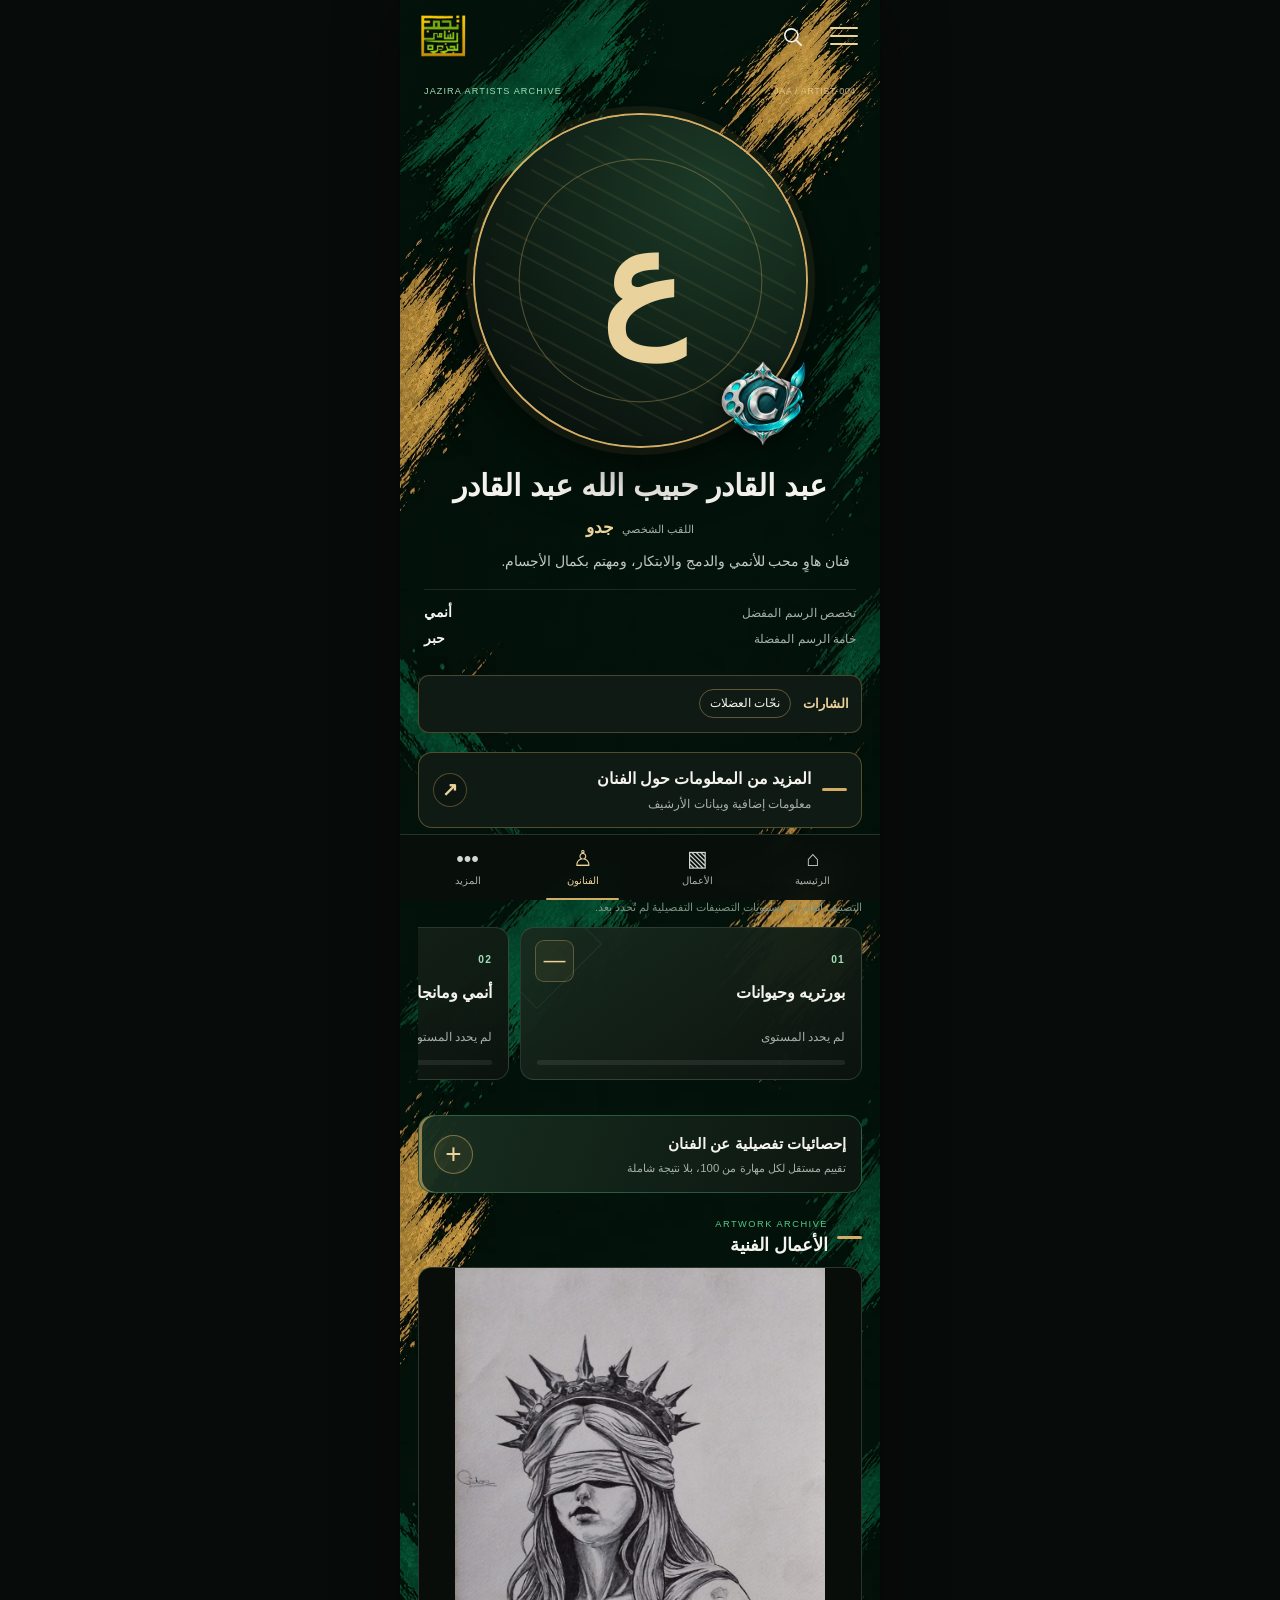
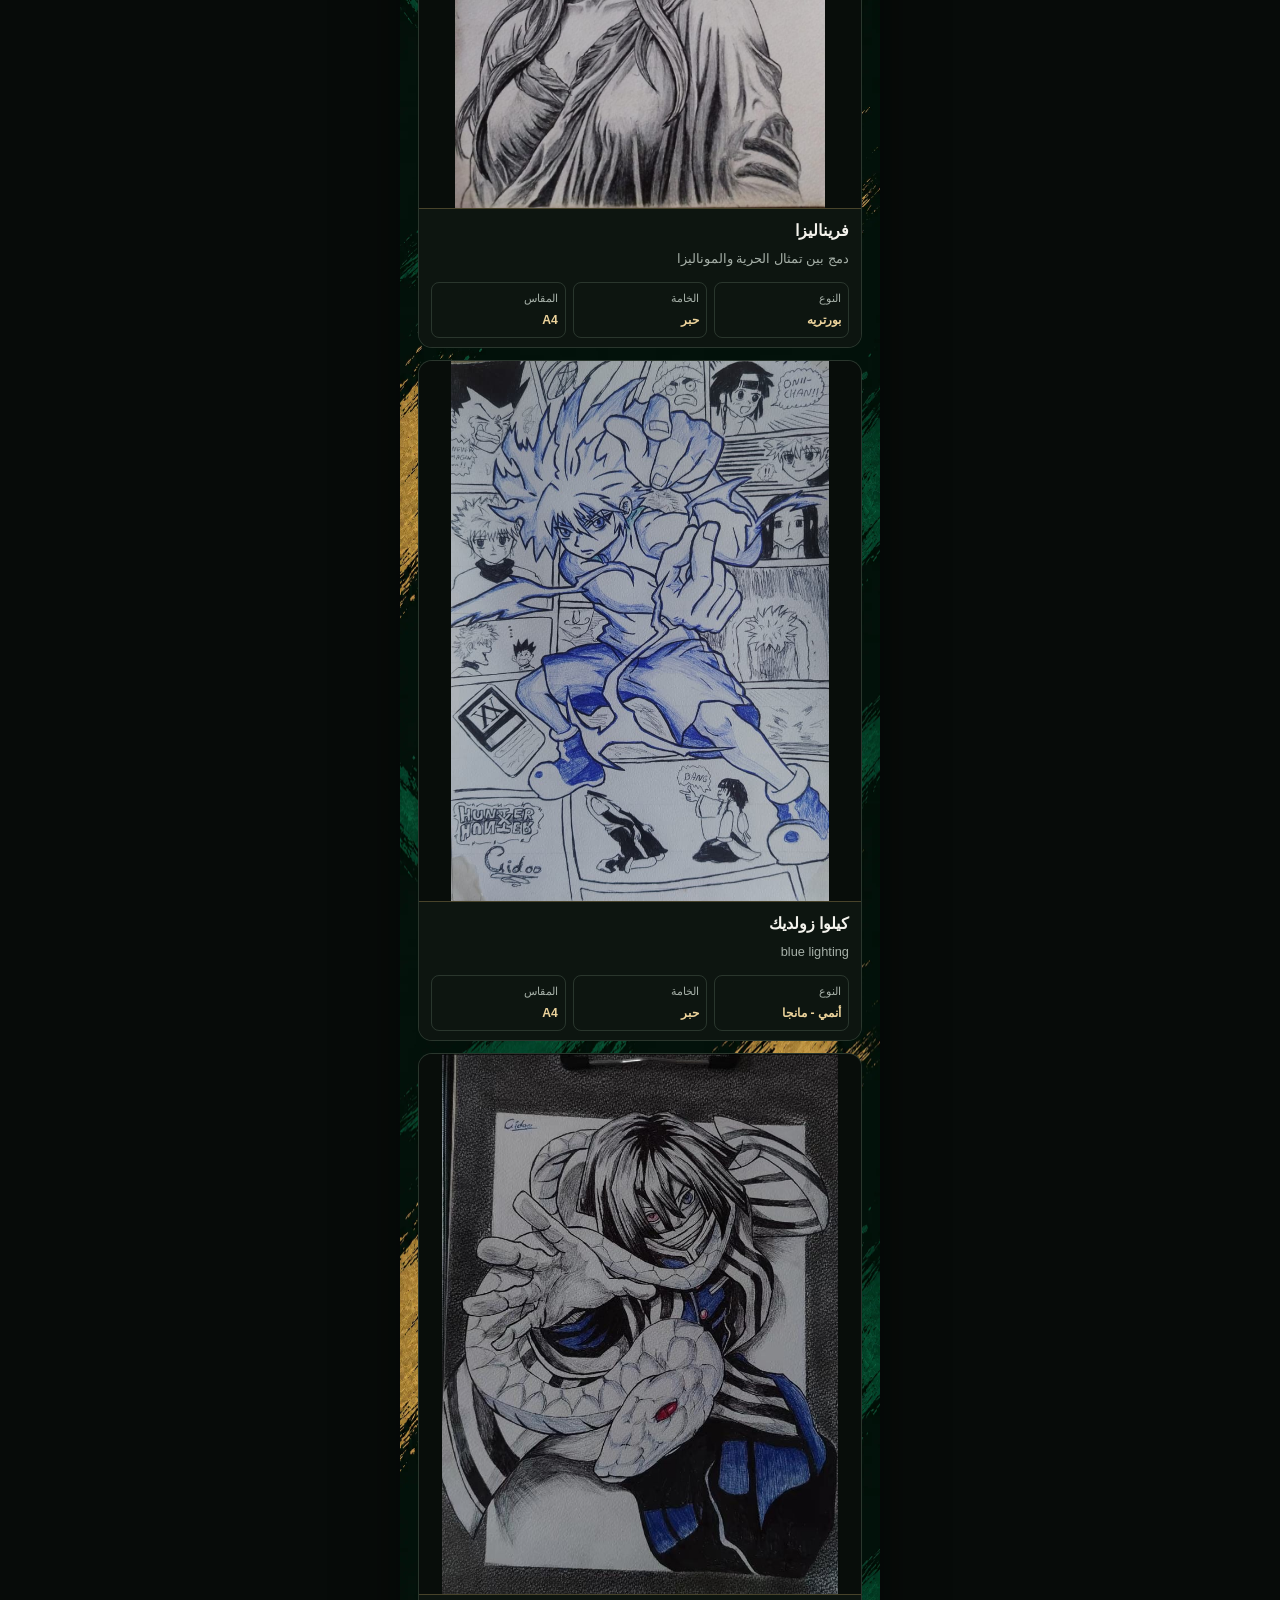
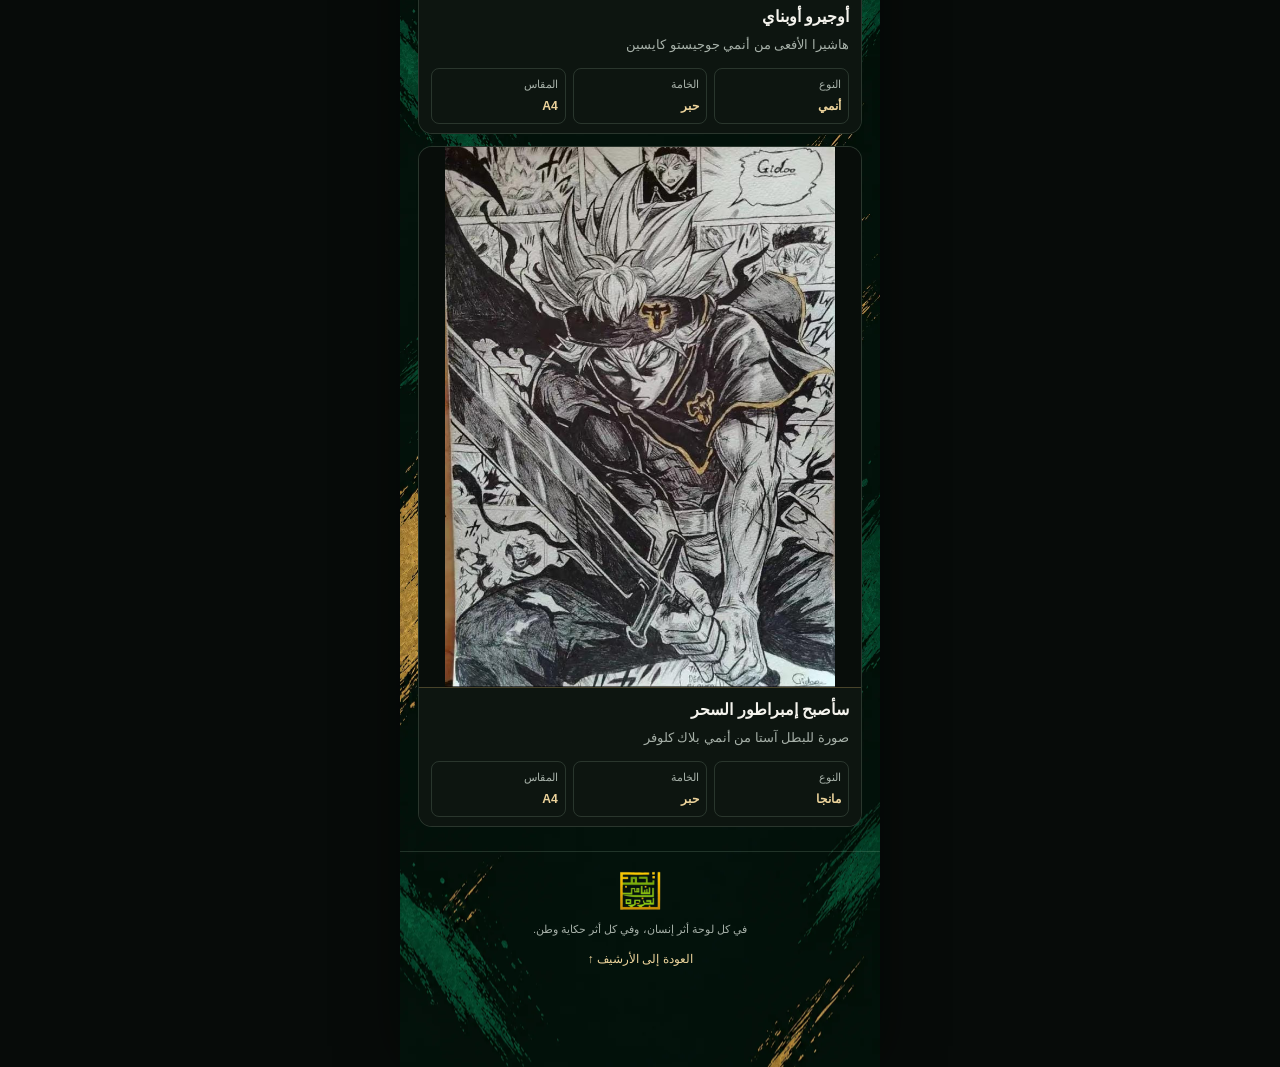
<file: artists/abdulqader/index.html>
<!doctype html>
<html lang="ar" dir="rtl">
<head>
  <meta charset="utf-8">
  <meta name="viewport" content="width=device-width, initial-scale=1, viewport-fit=cover">
  <meta name="theme-color" content="#09100c">
  <meta name="description" content="الملف الفني لعبد القادر حبيب الله عبد القادر (جدو) من أرشيف رسامين الجزيرة.">
  <title>عبد القادر حبيب الله عبد القادر | JAA</title>
  <link rel="stylesheet" href="../../profile-mobile.css?v=202610191344">
  <script src="../../artist-stats.js?v=202610191344" defer></script>
</head>
<body>
  <div class="profile-page">
    <header class="topbar">
      <a class="brand" href="../../index.html" aria-label="العودة إلى أرشيف رسامين الجزيرة"><img src="../../Sudanese-Artist.png" alt="شعار أرشيف رسامين الجزيرة"></a>
      <div class="top-actions">
        <a class="search-link" href="../../index.html#artworks" aria-label="الأعمال الفنية"><svg viewBox="0 0 24 24" aria-hidden="true"><circle cx="10.8" cy="10.8" r="6.8"></circle><path d="m16 16 5 5"></path></svg></a>
        <details class="menu"><summary aria-label="فتح القائمة"><i></i><i></i><i></i></summary><nav class="menu-panel" aria-label="القائمة الرئيسية"><a href="../../index.html">الرئيسية</a><a href="../../index.html#artists">الفنانون</a><a href="#classifications">التصنيفات الفنية</a><a href="#artworks">الأعمال الفنية</a></nav></details>
      </div>
    </header>

    <main>
      <section class="artist-hero" id="profile" aria-labelledby="artist-name">
        <div class="hero-paint" aria-hidden="true"></div>
        <div class="hero-meta"><span>JAZIRA ARTISTS ARCHIVE</span><span>JAA / ARTIST-004</span></div>
        <div class="portrait-wrap">
          <img class="portrait" src="profile-placeholder.svg" alt="صورة مؤقتة للفنان عبد القادر حبيب الله عبد القادر">
          <div class="rank-badge" aria-label="التصنيف العام C"><img src="../../ranks/Rank-C.png" alt="شارة التصنيف C"></div>
        </div>
        <div class="identity">
          <h1 id="artist-name">عبد القادر حبيب الله عبد القادر</h1>
          <p class="nickname"><span>اللقب الشخصي</span><strong>جدو</strong></p>
          <p class="bio">فنان هاوٍ محب للأنمي والدمج والابتكار، ومهتم بكمال الأجسام.</p>
        </div>
        <div class="preferences" aria-label="التفضيلات الفنية">
          <p><span>تخصص الرسم المفضل</span><strong>أنمي</strong></p>
          <p><span>خامة الرسم المفضلة</span><strong>حبر</strong></p>
        </div>
      </section>

      <section class="titles-strip" aria-labelledby="titles-heading">
        <h2 id="titles-heading">الشارات</h2>
        <ul class="title-list"><li>نحّات العضلات</li></ul>
      </section>

      <section class="more-info" aria-labelledby="more-info-heading">
        <h2 class="info-heading">
          <button class="info-open" id="open-artist-info" type="button" aria-haspopup="dialog" aria-controls="artist-info-dialog">
            <span class="info-open-mark" aria-hidden="true"></span>
            <span class="info-open-copy">
              <span class="info-open-title" id="more-info-heading">المزيد من المعلومات حول الفنان</span>
              <span class="info-open-subtitle">معلومات إضافية وبيانات الأرشيف</span>
            </span>
            <span class="info-open-arrow" aria-hidden="true">↗</span>
          </button>
        </h2>
      </section>

      <section class="content-section" id="classifications" aria-labelledby="classifications-heading">
        <div class="section-heading"><span class="section-mark" aria-hidden="true"></span><div><span class="section-kicker">ART CLASSIFICATION</span><h2 id="classifications-heading">التصنيفات الفنية</h2></div></div>
        <p class="swipe-hint">التصنيف العام C؛ مستويات التصنيفات التفصيلية لم تُحدد بعد.</p>
        <div class="classification-scroller" tabindex="0" aria-label="قائمة التصنيفات الفنية؛ اسحب أفقيًا">
          <article class="category-card grade-unrated"><span class="category-order">01</span><span class="grade">—</span><h3>بورتريه وحيوانات</h3><p>لم يحدد المستوى</p><div class="grade-track"><span style="width:0%"></span></div></article>
          <article class="category-card grade-unrated"><span class="category-order">02</span><span class="grade">—</span><h3>أنمي ومانجا</h3><p>لم يحدد المستوى</p><div class="grade-track"><span style="width:0%"></span></div></article>
          <article class="category-card grade-unrated"><span class="category-order">03</span><span class="grade">—</span><h3>طبيعة وطبيعة صامتة</h3><p>لم يحدد المستوى</p><div class="grade-track"><span style="width:0%"></span></div></article>
          <article class="category-card grade-unrated"><span class="category-order">04</span><span class="grade">—</span><h3>فن تشكيلي وتجريدي</h3><p>لم يحدد المستوى</p><div class="grade-track"><span style="width:0%"></span></div></article>
          <article class="category-card grade-unrated"><span class="category-order">05</span><span class="grade">—</span><h3>آخر</h3><p>لم يحدد المستوى</p><div class="grade-track"><span style="width:0%"></span></div></article>
        </div>
      </section>

      <section class="skill-stats-access" aria-label="إحصائيات الفنان">
        <button class="skill-stats-toggle" type="button" data-skill-stats-trigger aria-haspopup="dialog" aria-expanded="false" aria-controls="artist-skill-dialog">
          <span class="skill-stats-copy"><span class="skill-stats-title">إحصائيات تفصيلية عن الفنان</span><span class="skill-stats-hint">تقييم مستقل لكل مهارة من 100، بلا نتيجة شاملة</span></span>
          <span class="skill-stats-plus" aria-hidden="true">+</span>
        </button>
      </section>

      <section class="content-section artworks-section" id="artworks" aria-labelledby="artworks-heading">
        <div class="section-heading"><span class="section-mark" aria-hidden="true"></span><div><span class="section-kicker">ARTWORK ARCHIVE</span><h2 id="artworks-heading">الأعمال الفنية</h2></div></div>
        <div class="artwork-grid">
          <figure class="artwork-item">
            <img
              src="../../artworks/abdulqader/artworks_gido_gido-art-01.jpg"
              alt="لوحة فريناليزا للفنان عبد القادر حبيب الله عبد القادر"
              loading="lazy"
            >
            <figcaption class="artwork-caption">
              <h3>فريناليزا</h3>
              <p class="artwork-description">دمج بين تمثال الحرية والموناليزا</p>
              <ul class="artwork-details">
                <li><span>النوع</span><strong>بورتريه</strong></li>
                <li><span>الخامة</span><strong>حبر</strong></li>
                <li><span>المقاس</span><strong>A4</strong></li>
              </ul>
            </figcaption>
          </figure>
          <figure class="artwork-item">
            <img
              src="../../artworks/abdulqader/artworks_gido_gido-art-02.jpg"
              alt="لوحة كيلوا زولديك للفنان عبد القادر حبيب الله عبد القادر"
              loading="lazy"
            >
            <figcaption class="artwork-caption">
              <h3>كيلوا زولديك</h3>
              <p class="artwork-description">blue lighting</p>
              <ul class="artwork-details">
                <li><span>النوع</span><strong>أنمي - مانجا</strong></li>
                <li><span>الخامة</span><strong>حبر</strong></li>
                <li><span>المقاس</span><strong>A4</strong></li>
              </ul>
            </figcaption>
          </figure>
          <figure class="artwork-item">
            <img
              src="../../artworks/abdulqader/artworks_gido_gido-art-03.jpg"
              alt="لوحة أوجيرو أوبناي للفنان عبد القادر حبيب الله عبد القادر"
              loading="lazy"
            >
            <figcaption class="artwork-caption">
              <h3>أوجيرو أوبناي</h3>
              <p class="artwork-description">هاشيرا الأفعى من أنمي جوجيستو كايسين</p>
              <ul class="artwork-details">
                <li><span>النوع</span><strong>أنمي</strong></li>
                <li><span>الخامة</span><strong>حبر</strong></li>
                <li><span>المقاس</span><strong>A4</strong></li>
              </ul>
            </figcaption>
          </figure>
          <figure class="artwork-item">
            <img
              src="../../artworks/abdulqader/artworks_gido_gido-art-04.jpg"
              alt="لوحة سأصبح إمبراطور السحر للفنان عبد القادر حبيب الله عبد القادر"
              loading="lazy"
            >
            <figcaption class="artwork-caption">
              <h3>سأصبح إمبراطور السحر</h3>
              <p class="artwork-description">صورة للبطل آستا من أنمي بلاك كلوفر</p>
              <ul class="artwork-details">
                <li><span>النوع</span><strong>مانجا</strong></li>
                <li><span>الخامة</span><strong>حبر</strong></li>
                <li><span>المقاس</span><strong>A4</strong></li>
              </ul>
            </figcaption>
          </figure>
        </div>
      </section>
    </main>

    <footer class="profile-footer"><img src="../../Sudanese-Artist.png" alt=""><p>في كل لوحة أثر إنسان، وفي كل أثر حكاية وطن.</p><a href="../../index.html">العودة إلى الأرشيف ↑</a></footer>
    <nav class="bottom-nav" aria-label="التنقل السريع"><a href="../../index.html"><span class="nav-icon" aria-hidden="true">⌂</span><span>الرئيسية</span></a><a href="#artworks"><span class="nav-icon" aria-hidden="true">▧</span><span>الأعمال</span></a><a class="is-active" href="../../index.html#artists"><span class="nav-icon" aria-hidden="true">♙</span><span>الفنانون</span></a><a href="#more-info-heading"><span class="nav-icon" aria-hidden="true">•••</span><span>المزيد</span></a></nav>
  </div>

  <dialog class="artist-dialog" id="artist-info-dialog" aria-labelledby="artist-dialog-title">
    <div class="artist-dialog-card" dir="rtl">
      <div class="artist-dialog-header">
        <div>
          <span class="artist-dialog-kicker">JAA · ملف الفنان</span>
          <h2 id="artist-dialog-title">معلومات الفنان عبد القادر حبيب الله عبد القادر</h2>
        </div>
        <button class="artist-dialog-close" type="button" aria-label="إغلاق النافذة">×</button>
      </div>
      <p class="artist-dialog-intro">لم تُضف معلومات شخصية أو وسائل تواصل بعد.</p>
      <section class="artist-dialog-group">
        <h3>بيانات الأرشيف</h3>
        <div class="artist-dialog-row"><span>التصنيف العام</span><strong>C</strong></div>
        <div class="artist-dialog-row"><span>الانتماء</span><strong>أرشيف رسامين الجزيرة</strong></div>
      </section>
    </div>
  </dialog>
  <script>
    (() => {
      const dialog = document.getElementById("artist-info-dialog");
      const openButton = document.getElementById("open-artist-info");
      if (!dialog || !openButton) return;
      const closeButton = dialog.querySelector(".artist-dialog-close");
      if (!closeButton) return;
      openButton.addEventListener("click", () => dialog.showModal());
      closeButton.addEventListener("click", () => dialog.close());
      dialog.addEventListener("click", (event) => {
        if (event.target === dialog) dialog.close();
      });
    })();
  </script>
  <dialog class="skill-stats-dialog" id="artist-skill-dialog" aria-labelledby="artist-skill-title">
    <div class="skill-stats-panel" dir="rtl">
      <header class="skill-stats-header"><div><span class="skill-stats-kicker">JAA · ARTIST SKILLS</span><h2 id="artist-skill-title">إحصائيات تفصيلية عن الفنان</h2><p class="skill-stats-name" id="artist-skill-name"></p></div><button class="skill-stats-close" type="button" data-skill-stats-close aria-label="إغلاق الإحصائيات">×</button></header>
      <p class="skill-stats-meta" id="artist-skill-meta"></p>
      <div class="skill-stats-groups" id="artist-skill-groups"></div>
    </div>
  </dialog>
  <script type="application/json" id="artist-skill-ratings">{"artistName":"عبد القادر حبيب الله عبد القادر","evaluatedAt":null,"notApplicable":[],"scores":{"freehand":null,"observation":null,"reference-accuracy":null,"line-control":null,"proportion-perspective":null,"light-shadow":null,"color-harmony":null,"material-control":null,"details":null,"composition":null,"creativity":null,"storytelling":null,"personal-style":null,"anatomy":null,"backgrounds":null,"texture-pores":null,"material-experimentation":null,"speed":null,"cleanliness":null}}</script>
</body>
</html>
</file>
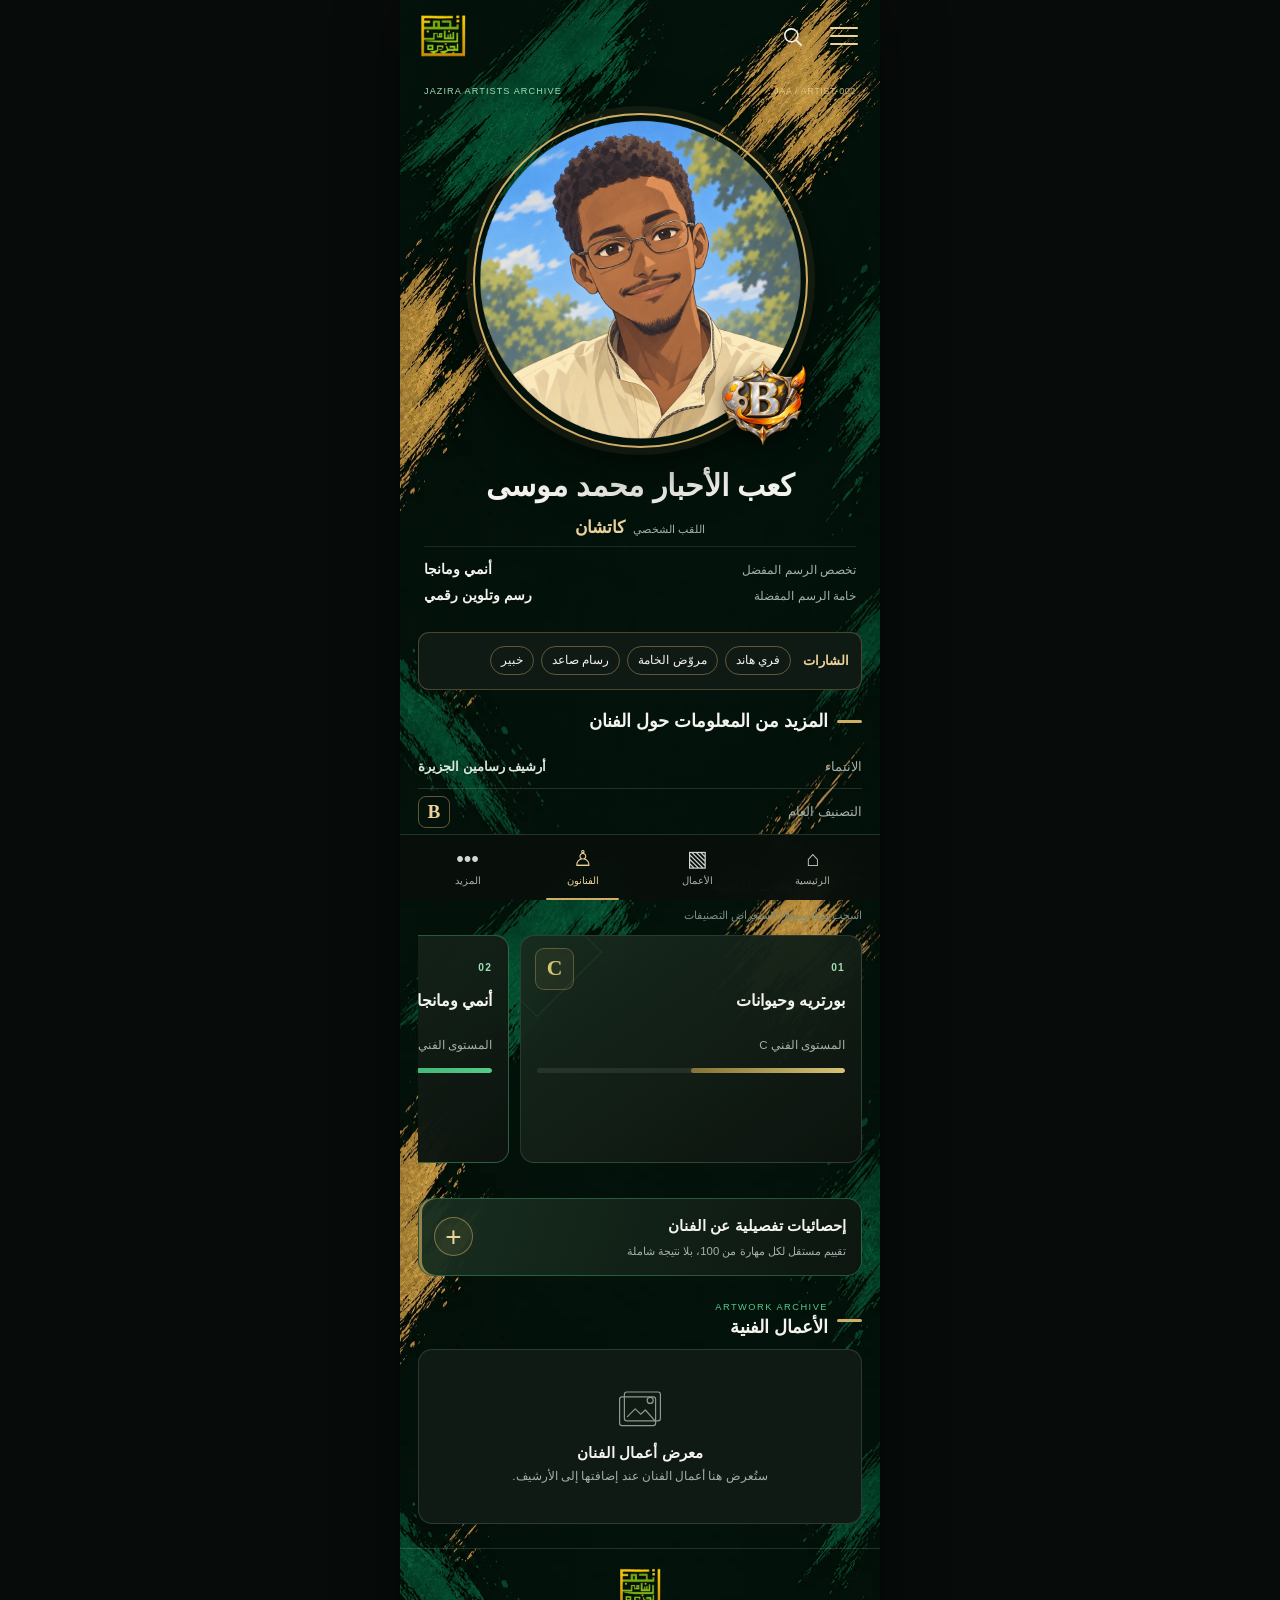
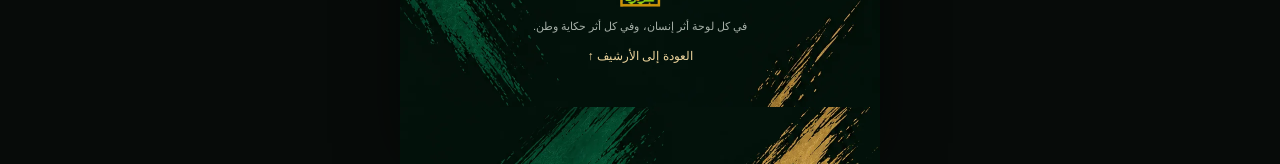
<file: artists/kaab/index.html>
<!doctype html>
<html lang="ar" dir="rtl">
<head>
  <meta charset="utf-8">
  <meta name="viewport" content="width=device-width, initial-scale=1, viewport-fit=cover">
  <meta name="theme-color" content="#09100c">
  <meta name="description" content="الملف الفني لكعب الأحبار محمد موسى (كاتشان) من أرشيف رسامين الجزيرة.">
  <title>كعب الأحبار محمد موسى | JAA</title>
  <link rel="stylesheet" href="../../kaab-profile.css?v=202610191344">
  <script src="../../artist-stats.js?v=202610191344" defer></script>
</head>
<body>
  <div class="profile-page">
    <header class="topbar">
      <a class="brand" href="../../index.html" aria-label="العودة إلى أرشيف رسامين الجزيرة"><img src="../../Sudanese-Artist.png" alt="شعار أرشيف رسامين الجزيرة"></a>
      <div class="top-actions">
        <a class="search-link" href="../../index.html#artworks" aria-label="الأعمال الفنية"><svg viewBox="0 0 24 24" aria-hidden="true"><circle cx="10.8" cy="10.8" r="6.8"></circle><path d="m16 16 5 5"></path></svg></a>
        <details class="menu"><summary aria-label="فتح القائمة"><i></i><i></i><i></i></summary><nav class="menu-panel" aria-label="القائمة الرئيسية"><a href="../../index.html">الرئيسية</a><a href="../../index.html#artists">الفنانون</a><a href="#classifications">التصنيفات الفنية</a><a href="#artworks">الأعمال الفنية</a></nav></details>
      </div>
    </header>

    <main>
      <section class="artist-hero" id="profile" aria-labelledby="artist-name">
        <div class="hero-paint" aria-hidden="true"></div>
        <div class="hero-meta"><span>JAZIRA ARTISTS ARCHIVE</span><span>JAA / ARTIST-002</span></div>
        <div class="portrait-wrap">
          <img class="portrait" src="kab-profile.png" alt="صورة كعب الأحبار محمد موسى">
          <div class="rank-badge" aria-label="التصنيف العام B"><img src="../../ranks/Rank-B.png" alt="شارة التصنيف B"></div>
        </div>
        <div class="identity">
          <h1 id="artist-name">كعب الأحبار محمد موسى</h1>
          <p class="nickname"><span>اللقب الشخصي</span><strong>كاتشان</strong></p>
        </div>
        <div class="preferences" aria-label="التفضيلات الفنية">
          <p><span>تخصص الرسم المفضل</span><strong>أنمي ومانجا</strong></p>
          <p><span>خامة الرسم المفضلة</span><strong>رسم وتلوين رقمي</strong></p>
        </div>
      </section>

      <section class="titles-strip" aria-labelledby="titles-heading">
        <h2 id="titles-heading">الشارات</h2>
        <ul class="title-list"><li>فري هاند</li><li>مروّض الخامة</li><li>رسام صاعد</li><li>خبير</li></ul>
      </section>

      <section class="more-info" aria-labelledby="more-info-heading">
        <div class="section-heading"><span class="section-mark" aria-hidden="true"></span><h2 id="more-info-heading">المزيد من المعلومات حول الفنان</h2></div>
        <div class="info-line"><span>الانتماء</span><strong>أرشيف رسامين الجزيرة</strong></div>
        <div class="info-line"><span>التصنيف العام</span><strong class="overall-rank">B</strong></div>
      </section>

      <section class="content-section" id="classifications" aria-labelledby="classifications-heading">
        <div class="section-heading"><span class="section-mark" aria-hidden="true"></span><div><span class="section-kicker">ART CLASSIFICATION</span><h2 id="classifications-heading">التصنيفات الفنية</h2></div></div>
        <p class="swipe-hint">اسحب يمينًا ويسارًا لاستعراض التصنيفات</p>
        <div class="classification-scroller" tabindex="0" aria-label="قائمة التصنيفات الفنية؛ اسحب أفقيًا">
          <article class="category-card grade-c"><span class="category-order">01</span><span class="grade">C</span><h3>بورتريه وحيوانات</h3><p>المستوى الفني C</p><div class="grade-track"><span style="width:50%"></span></div></article>
          <article class="category-card grade-a"><span class="category-order">02</span><span class="grade">A</span><h3>أنمي ومانجا</h3><p>المستوى الفني A</p><div class="grade-track"><span style="width:100%"></span></div></article>
          <article class="category-card grade-unrated"><span class="category-order">03</span><span class="grade">—</span><h3>طبيعة وطبيعة صامتة</h3><p>لم يحدد المستوى</p><div class="grade-track"><span style="width:0%"></span></div></article>
          <article class="category-card grade-e"><span class="category-order">04</span><span class="grade">E</span><h3>فن تشكيلي وتجريدي</h3><p>المستوى الفني E</p><div class="grade-track"><span style="width:20%"></span></div></article>
          <article class="category-card grade-unrated"><span class="category-order">05</span><span class="grade">—</span><h3>آخر</h3><p>تصنيفات إضافية</p><div class="grade-track"><span style="width:0%"></span></div></article>
          <article class="category-card chart-card"><span class="category-order">06</span><h3>مخطط المهارات</h3><p>مستويات التصنيفات المسجّلة</p>
            <svg class="skill-chart" viewBox="0 0 300 170" role="img" aria-label="مخطط يوضح بورتريه وحيوانات C، أنمي ومانجا A، فن تشكيلي وتجريدي E">
              <defs><linearGradient id="chartFill" x1="0" x2="0" y1="0" y2="1"><stop offset="0" stop-color="#51ce8a" stop-opacity=".38"/><stop offset="1" stop-color="#51ce8a" stop-opacity=".02"/></linearGradient></defs>
              <path class="chart-grid" d="M28 28H286M28 63H286M28 98H286M28 133H286M28 28V137"/>
              <path class="chart-area" d="M48 82 L112 34 L176 137 L240 137 L240 137 L48 137 Z"/>
              <path class="chart-line" d="M48 82 L112 34 L176 137 L240 137"/>
              <circle class="chart-point" cx="48" cy="82" r="4"/><circle class="chart-point" cx="112" cy="34" r="4"/><circle class="chart-point" cx="176" cy="137" r="4"/>
              <text x="48" y="158">بورتريه</text><text x="112" y="158">أنمي</text><text x="176" y="158">تشكيلي</text><text x="240" y="158">آخر</text>
            </svg><span class="chart-note">يعرض التصنيفات التي حُدد مستواها فقط</span>
          </article>
        </div>
      </section>

      <section class="skill-stats-access" aria-label="إحصائيات الفنان">
        <button class="skill-stats-toggle" type="button" data-skill-stats-trigger aria-haspopup="dialog" aria-expanded="false" aria-controls="artist-skill-dialog">
          <span class="skill-stats-copy"><span class="skill-stats-title">إحصائيات تفصيلية عن الفنان</span><span class="skill-stats-hint">تقييم مستقل لكل مهارة من 100، بلا نتيجة شاملة</span></span>
          <span class="skill-stats-plus" aria-hidden="true">+</span>
        </button>
      </section>

      <section class="content-section artworks-section" id="artworks" aria-labelledby="artworks-heading">
        <div class="section-heading"><span class="section-mark" aria-hidden="true"></span><div><span class="section-kicker">ARTWORK ARCHIVE</span><h2 id="artworks-heading">الأعمال الفنية</h2></div></div>
        <div class="empty-gallery"><svg viewBox="0 0 100 76" aria-hidden="true"><rect x="16" y="16" width="60" height="48" rx="4"/><rect x="24" y="8" width="60" height="48" rx="4"/><circle cx="67" cy="22" r="5"/><path d="m29 49 13-13 9 9 8-7 16 18"/></svg><h3>معرض أعمال الفنان</h3><p>ستُعرض هنا أعمال الفنان عند إضافتها إلى الأرشيف.</p></div>
      </section>
    </main>

    <footer class="profile-footer"><img src="../../Sudanese-Artist.png" alt=""><p>في كل لوحة أثر إنسان، وفي كل أثر حكاية وطن.</p><a href="../../index.html">العودة إلى الأرشيف ↑</a></footer>
    <nav class="bottom-nav" aria-label="التنقل السريع"><a href="../../index.html"><span class="nav-icon" aria-hidden="true">⌂</span><span>الرئيسية</span></a><a href="#artworks"><span class="nav-icon" aria-hidden="true">▧</span><span>الأعمال</span></a><a class="is-active" href="../../index.html#artists"><span class="nav-icon" aria-hidden="true">♙</span><span>الفنانون</span></a><a href="#more-info-heading"><span class="nav-icon" aria-hidden="true">•••</span><span>المزيد</span></a></nav>
  </div>
  <dialog class="skill-stats-dialog" id="artist-skill-dialog" aria-labelledby="artist-skill-title">
    <div class="skill-stats-panel" dir="rtl">
      <header class="skill-stats-header"><div><span class="skill-stats-kicker">JAA · ARTIST SKILLS</span><h2 id="artist-skill-title">إحصائيات تفصيلية عن الفنان</h2><p class="skill-stats-name" id="artist-skill-name"></p></div><button class="skill-stats-close" type="button" data-skill-stats-close aria-label="إغلاق الإحصائيات">×</button></header>
      <p class="skill-stats-meta" id="artist-skill-meta"></p>
      <div class="skill-stats-groups" id="artist-skill-groups"></div>
    </div>
  </dialog>
  <script type="application/json" id="artist-skill-ratings">{"artistName":"كعب الأحبار محمد موسى","evaluatedAt":null,"notApplicable":[],"scores":{"freehand":null,"observation":null,"reference-accuracy":null,"line-control":null,"proportion-perspective":null,"light-shadow":null,"color-harmony":null,"material-control":null,"details":null,"composition":null,"creativity":null,"storytelling":null,"personal-style":null,"anatomy":null,"backgrounds":null,"texture-pores":null,"material-experimentation":null,"speed":null,"cleanliness":null}}</script>
</body>
</html>
</file>
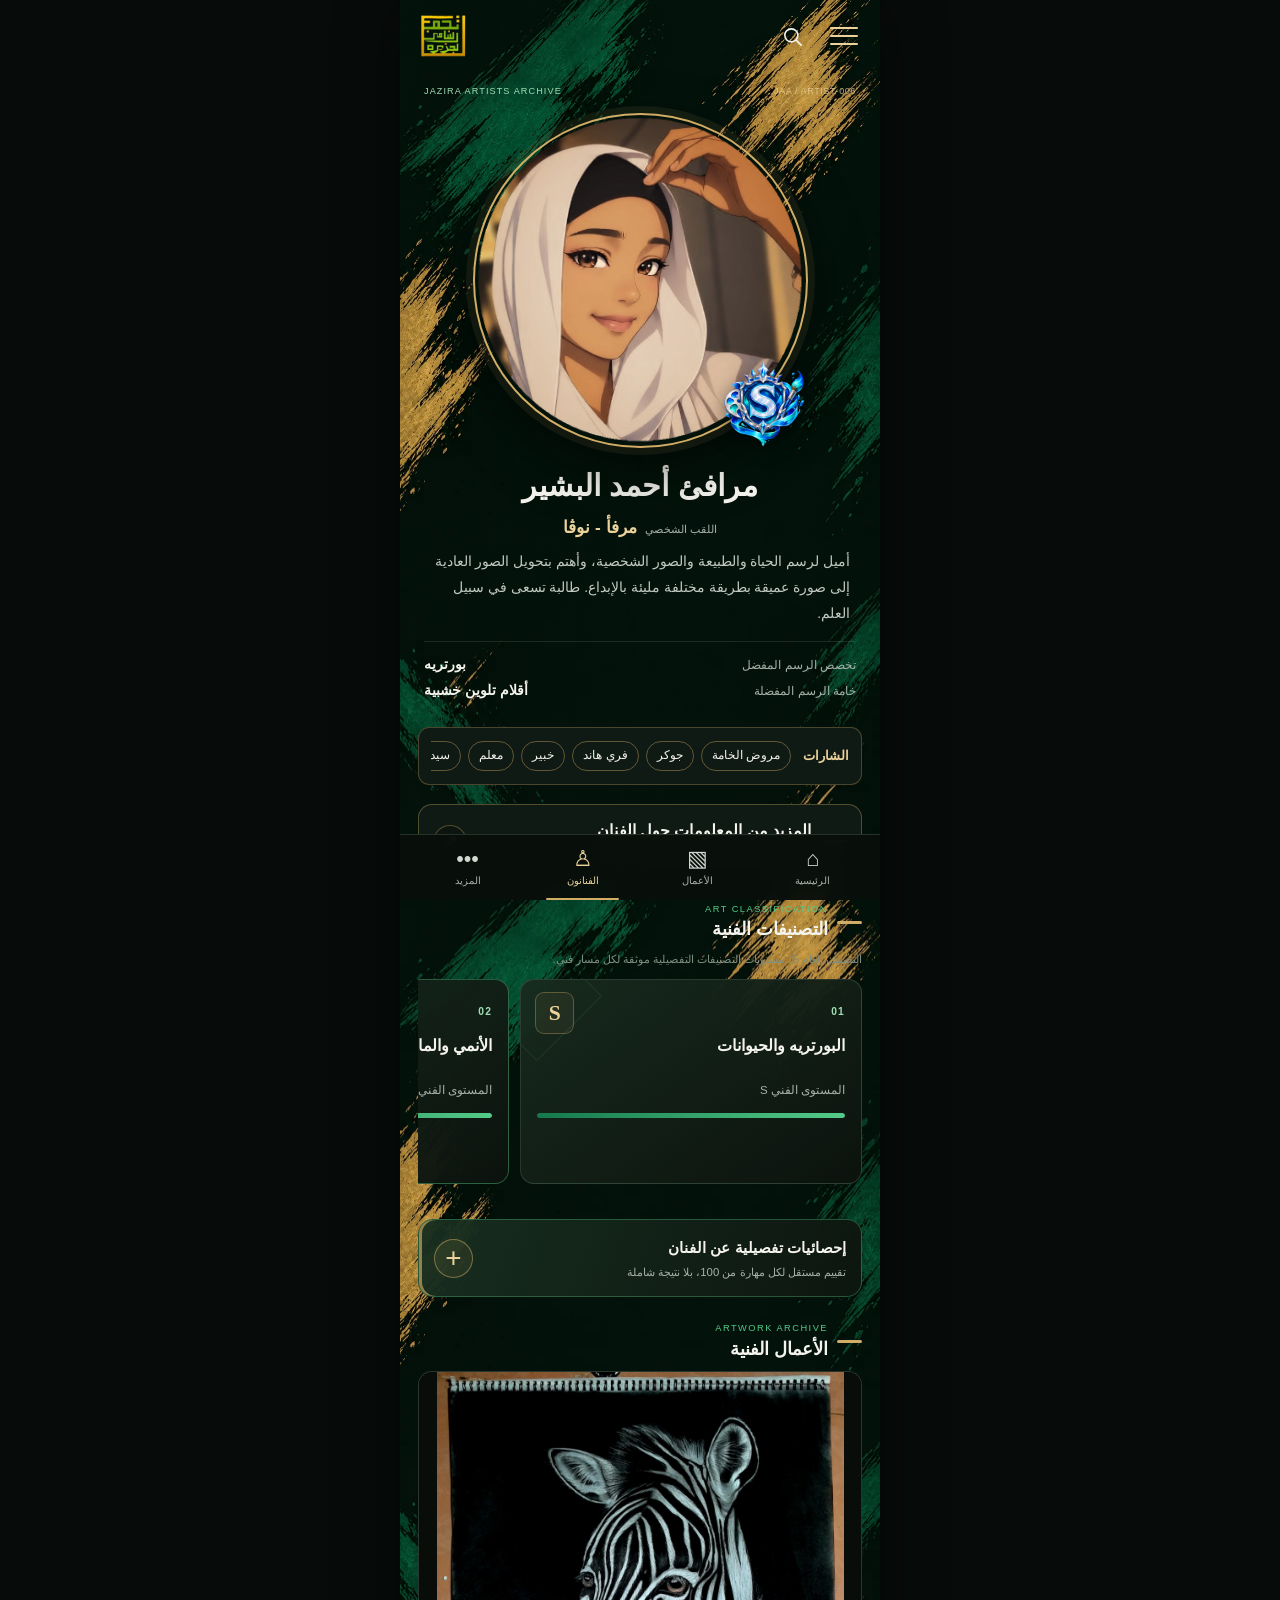
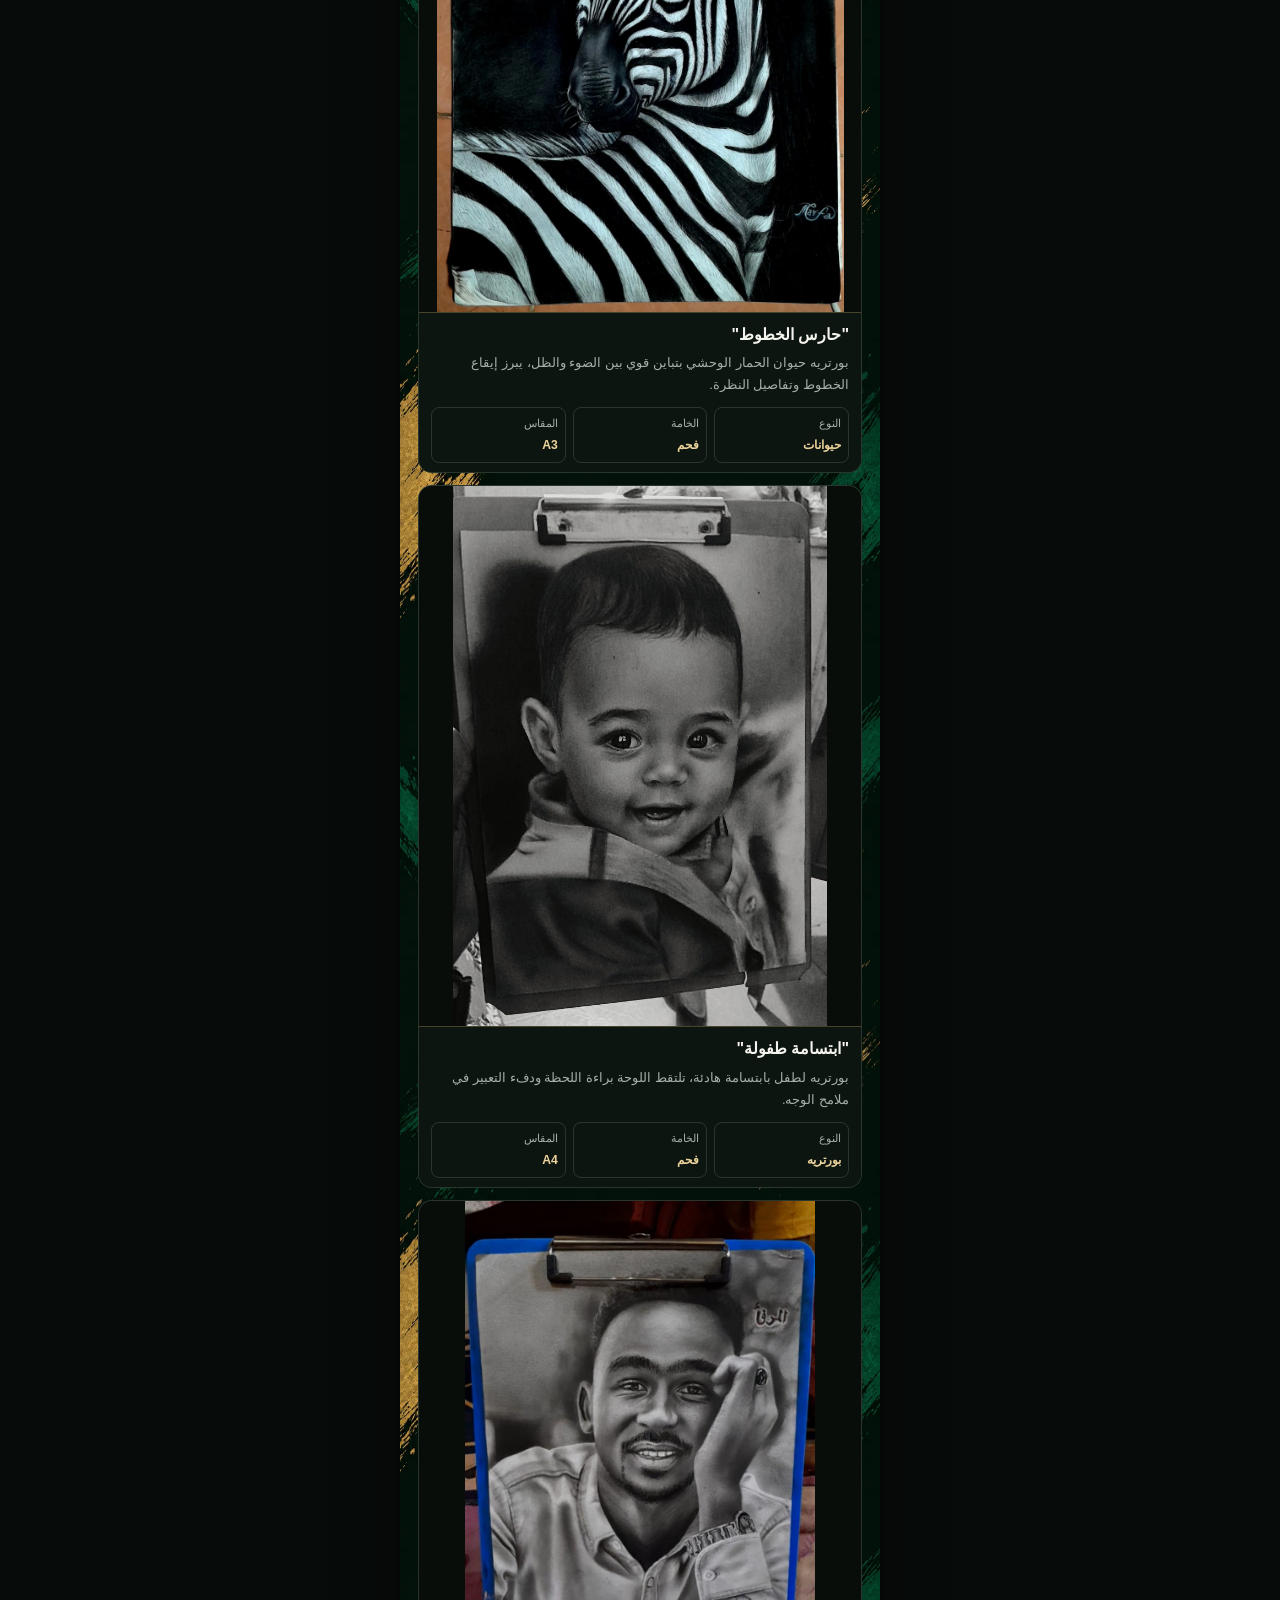
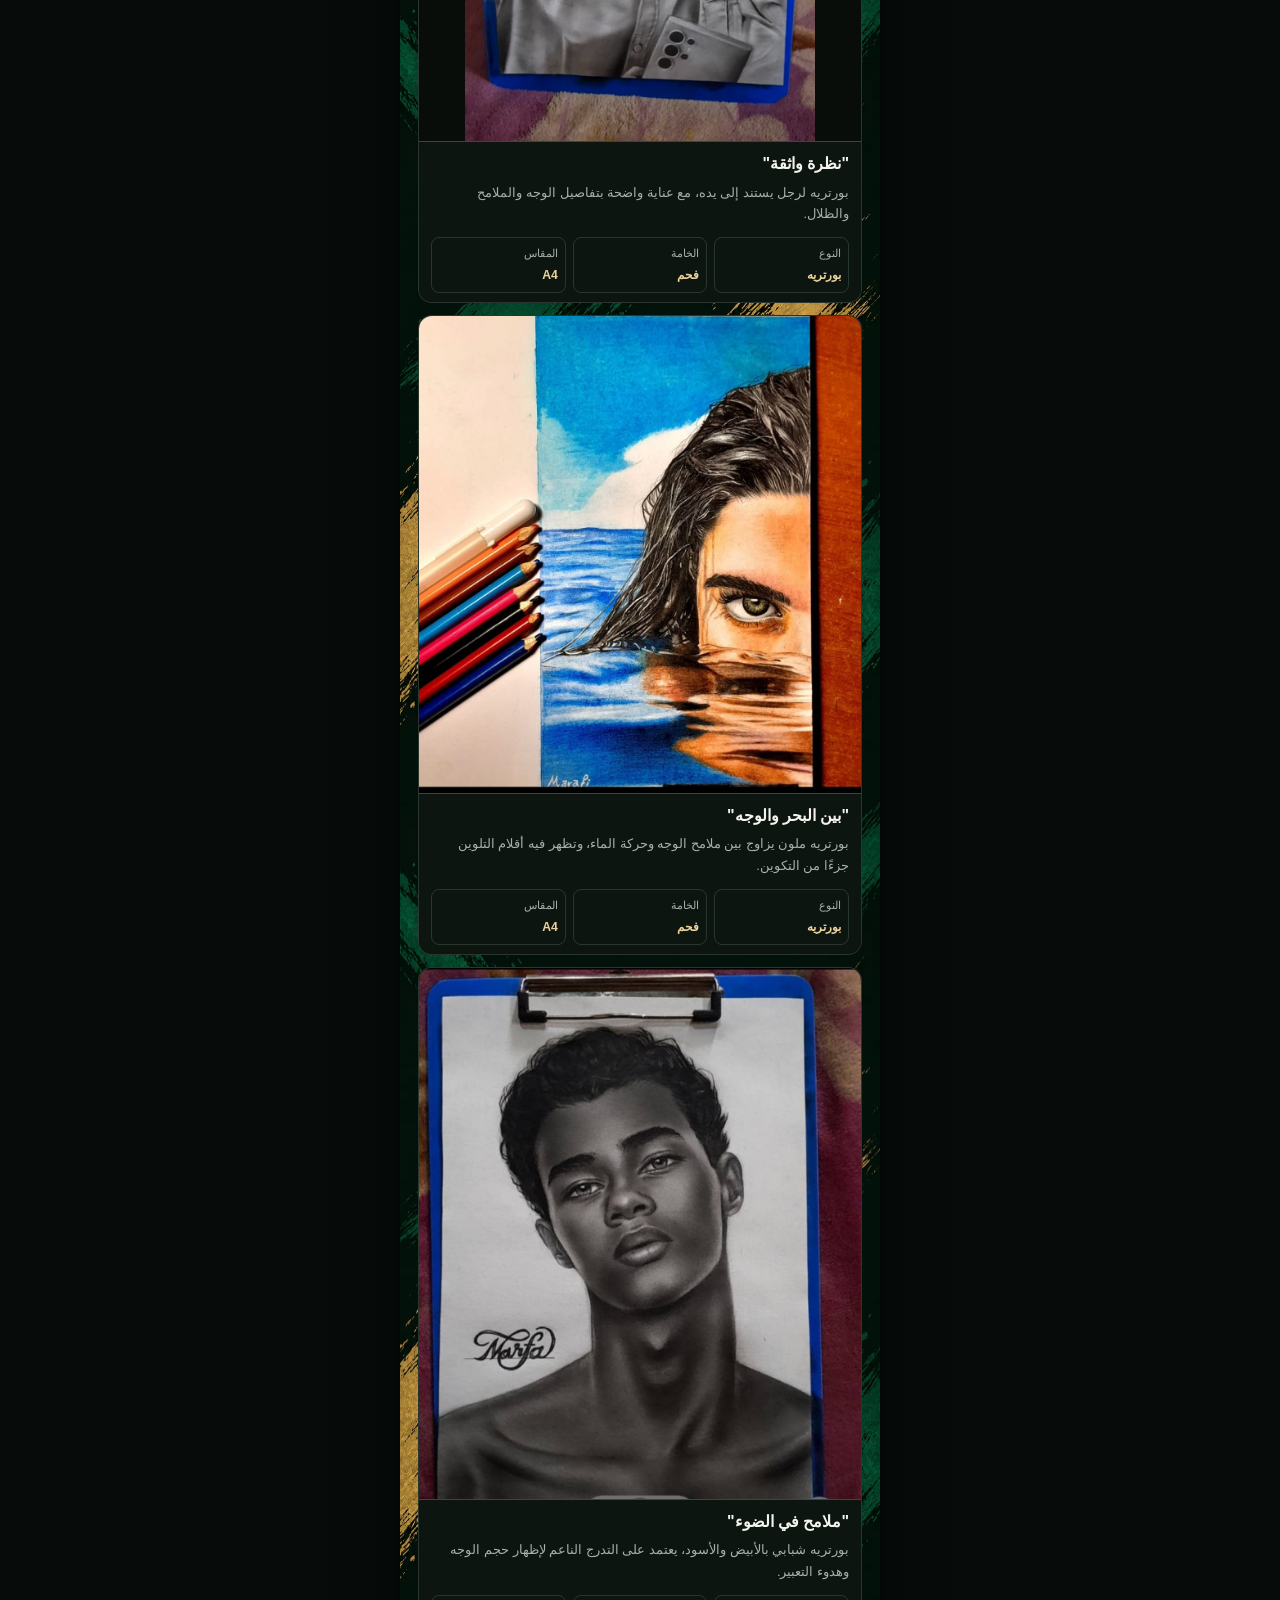
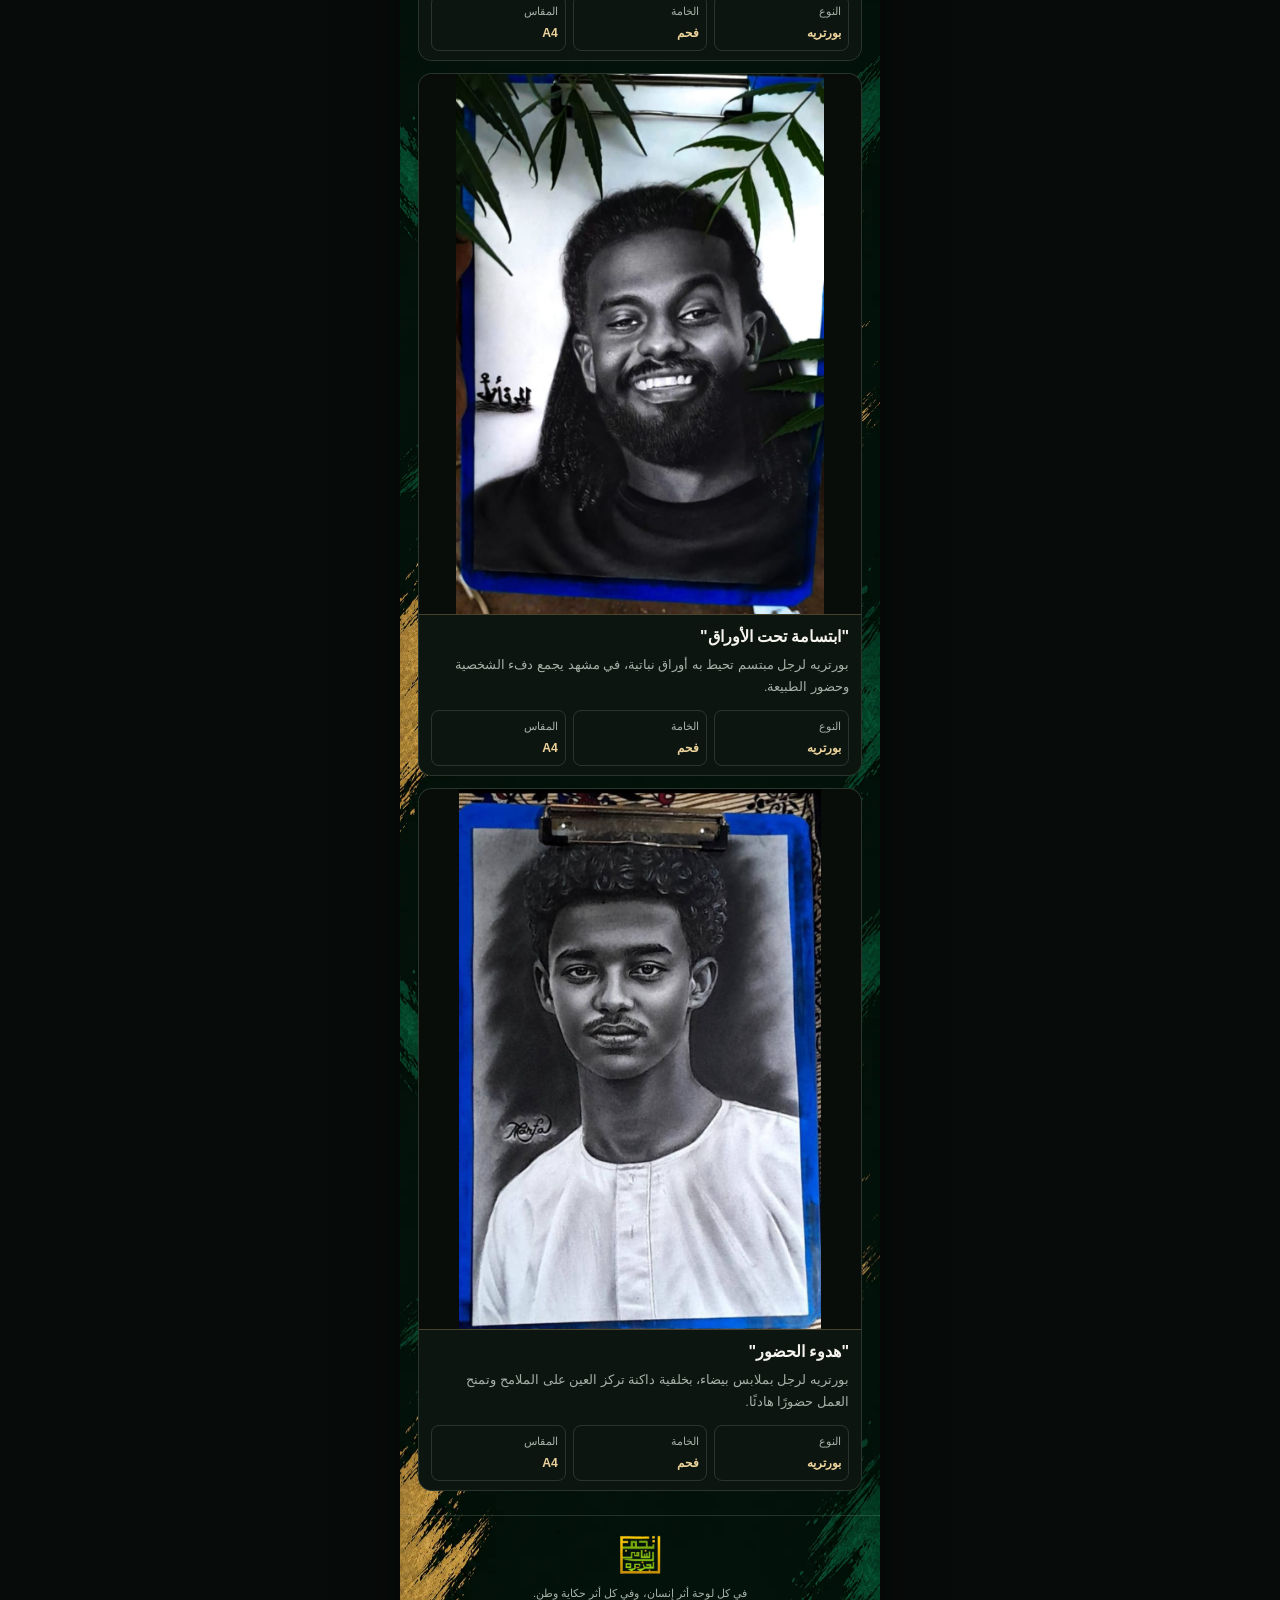
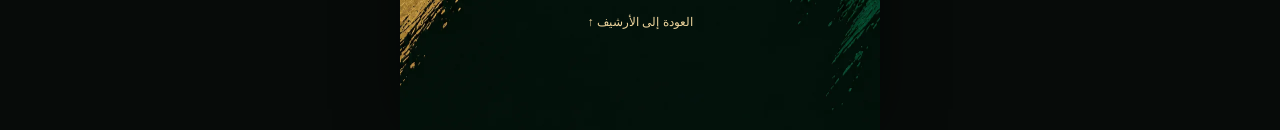
<file: artists/marafe-ahmed/index.html>
<!doctype html>
<html lang="ar" dir="rtl">
<head>
  <meta charset="utf-8">
  <meta name="viewport" content="width=device-width, initial-scale=1, viewport-fit=cover">
  <meta name="theme-color" content="#09100c">
  <meta name="description" content="الملف الفني لمرافئ أحمد البشير (مرفأ - نوڤا) من أرشيف رسامين الجزيرة.">
  <title>مرافئ أحمد البشير | JAA</title>
  <link rel="stylesheet" href="../../profile-mobile.css?v=202610191344">
  <script src="../../artist-stats.js?v=202610191344" defer></script>
</head>
<body>
  <div class="profile-page">
    <header class="topbar">
      <a class="brand" href="../../index.html" aria-label="العودة إلى أرشيف رسامين الجزيرة"><img src="../../Sudanese-Artist.png" alt="شعار أرشيف رسامين الجزيرة"></a>
      <div class="top-actions">
        <a class="search-link" href="../../index.html#artworks" aria-label="الأعمال الفنية"><svg viewBox="0 0 24 24" aria-hidden="true"><circle cx="10.8" cy="10.8" r="6.8"></circle><path d="m16 16 5 5"></path></svg></a>
        <details class="menu"><summary aria-label="فتح القائمة"><i></i><i></i><i></i></summary><nav class="menu-panel" aria-label="القائمة الرئيسية"><a href="../../index.html">الرئيسية</a><a href="../../index.html#artists">الفنانون</a><a href="#classifications">التصنيفات الفنية</a><a href="#artworks">الأعمال الفنية</a></nav></details>
      </div>
    </header>

    <main>
      <section class="artist-hero" id="profile" aria-labelledby="artist-name">
        <div class="hero-paint" aria-hidden="true"></div>
        <div class="hero-meta"><span>JAZIRA ARTISTS ARCHIVE</span><span>JAA / ARTIST-006</span></div>
        <div class="portrait-wrap">
          <img class="portrait" src="marafe-profile.png" alt="صورة بروفايل مرافئ أحمد البشير">
          <div class="rank-badge" aria-label="التصنيف العام S"><img src="../../ranks/Rank-S.png" alt="شارة التصنيف S"></div>
        </div>
        <div class="identity">
          <h1 id="artist-name">مرافئ أحمد البشير</h1>
          <p class="nickname"><span>اللقب الشخصي</span><strong>مرفأ - نوڤا</strong></p>
          <p class="bio">أميل لرسم الحياة والطبيعة والصور الشخصية، وأهتم بتحويل الصور العادية إلى صورة عميقة بطريقة مختلفة مليئة بالإبداع. طالبة تسعى في سبيل العلم.</p>
        </div>
        <div class="preferences" aria-label="التفضيلات الفنية">
          <p><span>تخصص الرسم المفضل</span><strong>بورتريه</strong></p>
          <p><span>خامة الرسم المفضلة</span><strong>أقلام تلوين خشبية</strong></p>
        </div>
      </section>

      <section class="titles-strip" aria-labelledby="titles-heading">
        <h2 id="titles-heading">الشارات</h2>
        <ul class="title-list"><li>مروض الخامة</li><li>جوكر</li><li>فري هاند</li><li>خبير</li><li>معلم</li><li>سيد الظلال</li><li>صياد الضوء</li></ul>
      </section>

      <section class="more-info" aria-labelledby="more-info-heading">
        <h2 class="info-heading">
          <button class="info-open" id="open-artist-info" type="button" aria-haspopup="dialog" aria-controls="artist-info-dialog">
            <span class="info-open-mark" aria-hidden="true"></span>
            <span class="info-open-copy">
              <span class="info-open-title" id="more-info-heading">المزيد من المعلومات حول الفنان</span>
              <span class="info-open-subtitle">تاريخ الميلاد ووسائل التواصل وبيانات الأرشيف</span>
            </span>
            <span class="info-open-arrow" aria-hidden="true">↗</span>
          </button>
        </h2>
      </section>

      <section class="content-section" id="classifications" aria-labelledby="classifications-heading">
        <div class="section-heading"><span class="section-mark" aria-hidden="true"></span><div><span class="section-kicker">ART CLASSIFICATION</span><h2 id="classifications-heading">التصنيفات الفنية</h2></div></div>
        <p class="swipe-hint">التصنيف العام S؛ مستويات التصنيفات التفصيلية موثقة لكل مسار فني.</p>
        <div class="classification-scroller" tabindex="0" aria-label="قائمة التصنيفات الفنية؛ اسحب أفقيًا">
          <article class="category-card grade-s"><span class="category-order">01</span><span class="grade">S</span><h3>البورتريه والحيوانات</h3><p>المستوى الفني S</p><div class="grade-track"><span style="width:100%"></span></div></article>
          <article class="category-card grade-a"><span class="category-order">02</span><span class="grade">A</span><h3>الأنمي والمانجا</h3><p>المستوى الفني A</p><div class="grade-track"><span style="width:90%"></span></div></article>
          <article class="category-card grade-b"><span class="category-order">03</span><span class="grade">B</span><h3>الطبيعة والطبيعة الصامتة</h3><p>المستوى الفني B</p><div class="grade-track"><span style="width:75%"></span></div></article>
          <article class="category-card chart-card"><span class="category-order">04</span><h3>الفن التشكيلي والتجريدي</h3><p>لم يُحدد المستوى بعد</p><div class="grade-track"><span style="width:0%"></span></div><span class="chart-note">بانتظار التقييم</span></article>
        </div>
      </section>
      <section class="skill-stats-access" aria-label="إحصائيات الفنان">
        <button class="skill-stats-toggle" type="button" data-skill-stats-trigger aria-haspopup="dialog" aria-expanded="false" aria-controls="artist-skill-dialog">
          <span class="skill-stats-copy"><span class="skill-stats-title">إحصائيات تفصيلية عن الفنان</span><span class="skill-stats-hint">تقييم مستقل لكل مهارة من 100، بلا نتيجة شاملة</span></span>
          <span class="skill-stats-plus" aria-hidden="true">+</span>
        </button>
      </section>

      <section class="content-section artworks-section" id="artworks" aria-labelledby="artworks-heading">
        <div class="section-heading"><span class="section-mark" aria-hidden="true"></span><div><span class="section-kicker">ARTWORK ARCHIVE</span><h2 id="artworks-heading">الأعمال الفنية</h2></div></div>
        <div class="artwork-grid">
          <figure class="artwork-item">
            <img src="../../artworks/marafe-ahmed/artworks_mrof_mrof-art-01.jpg" alt="لوحة حارس الخطوط للفنانة مرافئ أحمد البشير" loading="lazy">
            <figcaption class="artwork-caption">
              <h3>"حارس الخطوط"</h3>
              <p class="artwork-description">بورتريه حيوان الحمار الوحشي بتباين قوي بين الضوء والظل، يبرز إيقاع الخطوط وتفاصيل النظرة.</p>
              <ul class="artwork-details"><li><span>النوع</span><strong>حيوانات</strong></li><li><span>الخامة</span><strong>فحم</strong></li><li><span>المقاس</span><strong>A3</strong></li></ul>
            </figcaption>
          </figure>
          <figure class="artwork-item">
            <img src="../../artworks/marafe-ahmed/artworks_mrof_mrof-art-02.jpg" alt="لوحة ابتسامة طفولة للفنانة مرافئ أحمد البشير" loading="lazy">
            <figcaption class="artwork-caption">
              <h3>"ابتسامة طفولة"</h3>
              <p class="artwork-description">بورتريه لطفل بابتسامة هادئة، تلتقط اللوحة براءة اللحظة ودفء التعبير في ملامح الوجه.</p>
              <ul class="artwork-details"><li><span>النوع</span><strong>بورتريه</strong></li><li><span>الخامة</span><strong>فحم</strong></li><li><span>المقاس</span><strong>A4</strong></li></ul>
            </figcaption>
          </figure>
          <figure class="artwork-item">
            <img src="../../artworks/marafe-ahmed/artworks_mrof_mrof-art-03.jpg" alt="لوحة نظرة واثقة للفنانة مرافئ أحمد البشير" loading="lazy">
            <figcaption class="artwork-caption">
              <h3>"نظرة واثقة"</h3>
              <p class="artwork-description">بورتريه لرجل يستند إلى يده، مع عناية واضحة بتفاصيل الوجه والملامح والظلال.</p>
              <ul class="artwork-details"><li><span>النوع</span><strong>بورتريه</strong></li><li><span>الخامة</span><strong>فحم</strong></li><li><span>المقاس</span><strong>A4</strong></li></ul>
            </figcaption>
          </figure>
          <figure class="artwork-item">
            <img src="../../artworks/marafe-ahmed/artworks_mrof_mrof-art-04.jpg" alt="لوحة بين البحر والوجه للفنانة مرافئ أحمد البشير" loading="lazy">
            <figcaption class="artwork-caption">
              <h3>"بين البحر والوجه"</h3>
              <p class="artwork-description">بورتريه ملون يزاوج بين ملامح الوجه وحركة الماء، وتظهر فيه أقلام التلوين جزءًا من التكوين.</p>
              <ul class="artwork-details"><li><span>النوع</span><strong>بورتريه</strong></li><li><span>الخامة</span><strong>فحم</strong></li><li><span>المقاس</span><strong>A4</strong></li></ul>
            </figcaption>
          </figure>
          <figure class="artwork-item">
            <img src="../../artworks/marafe-ahmed/artworks_mrof_mrof-art-05.jpg" alt="لوحة ملامح في الضوء للفنانة مرافئ أحمد البشير" loading="lazy">
            <figcaption class="artwork-caption">
              <h3>"ملامح في الضوء"</h3>
              <p class="artwork-description">بورتريه شبابي بالأبيض والأسود، يعتمد على التدرج الناعم لإظهار حجم الوجه وهدوء التعبير.</p>
              <ul class="artwork-details"><li><span>النوع</span><strong>بورتريه</strong></li><li><span>الخامة</span><strong>فحم</strong></li><li><span>المقاس</span><strong>A4</strong></li></ul>
            </figcaption>
          </figure>
          <figure class="artwork-item">
            <img src="../../artworks/marafe-ahmed/artworks_mrof_mrof-art-06.jpg" alt="لوحة ابتسامة تحت الأوراق للفنانة مرافئ أحمد البشير" loading="lazy">
            <figcaption class="artwork-caption">
              <h3>"ابتسامة تحت الأوراق"</h3>
              <p class="artwork-description">بورتريه لرجل مبتسم تحيط به أوراق نباتية، في مشهد يجمع دفء الشخصية وحضور الطبيعة.</p>
              <ul class="artwork-details"><li><span>النوع</span><strong>بورتريه</strong></li><li><span>الخامة</span><strong>فحم</strong></li><li><span>المقاس</span><strong>A4</strong></li></ul>
            </figcaption>
          </figure>
          <figure class="artwork-item">
            <img src="../../artworks/marafe-ahmed/artworks_mrof_mrof-art-07.jpg" alt="لوحة هدوء الحضور للفنانة مرافئ أحمد البشير" loading="lazy">
            <figcaption class="artwork-caption">
              <h3>"هدوء الحضور"</h3>
              <p class="artwork-description">بورتريه لرجل بملابس بيضاء، بخلفية داكنة تركز العين على الملامح وتمنح العمل حضورًا هادئًا.</p>
              <ul class="artwork-details"><li><span>النوع</span><strong>بورتريه</strong></li><li><span>الخامة</span><strong>فحم</strong></li><li><span>المقاس</span><strong>A4</strong></li></ul>
            </figcaption>
          </figure>
        </div>
      </section>
    </main>

    <footer class="profile-footer"><img src="../../Sudanese-Artist.png" alt=""><p>في كل لوحة أثر إنسان، وفي كل أثر حكاية وطن.</p><a href="../../index.html">العودة إلى الأرشيف ↑</a></footer>
    <nav class="bottom-nav" aria-label="التنقل السريع"><a href="../../index.html"><span class="nav-icon" aria-hidden="true">⌂</span><span>الرئيسية</span></a><a href="#artworks"><span class="nav-icon" aria-hidden="true">▧</span><span>الأعمال</span></a><a class="is-active" href="../../index.html#artists"><span class="nav-icon" aria-hidden="true">♙</span><span>الفنانون</span></a><a href="#more-info-heading"><span class="nav-icon" aria-hidden="true">•••</span><span>المزيد</span></a></nav>
  </div>
  <dialog class="artist-dialog" id="artist-info-dialog" aria-labelledby="artist-dialog-title">
    <div class="artist-dialog-card" dir="rtl">
      <div class="artist-dialog-header">
        <div>
          <span class="artist-dialog-kicker">JAA · ملف الفنان</span>
          <h2 id="artist-dialog-title">معلومات الفنان مرافئ أحمد البشير</h2>
        </div>
        <button class="artist-dialog-close" type="button" aria-label="إغلاق النافذة">×</button>
      </div>
      <p class="artist-dialog-intro">معلومات ووسيلة تواصل شاركها الفنان.</p>
      <section class="artist-dialog-group">
        <h3>معلومات شخصية</h3>
        <div class="artist-dialog-row"><span>تاريخ الميلاد</span><strong>مجهول</strong></div>
      </section>
      <section class="artist-dialog-group">
        <h3>الحسابات والمنصات</h3>
        <div class="artist-dialog-row"><span>الحالة</span><strong>ملف موثق في الأرشيف</strong></div>
      </section>
      <section class="artist-dialog-group">
        <h3>بيانات الأرشيف</h3>
        <div class="artist-dialog-row"><span>التصنيف العام</span><strong>S</strong></div>
        <div class="artist-dialog-row"><span>الانتماء</span><strong>أرشيف رسامين الجزيرة</strong></div>
      </section>
    </div>
  </dialog>
  <script>
    (() => {
      const dialog = document.getElementById("artist-info-dialog");
      const openButton = document.getElementById("open-artist-info");
      const closeButton = dialog.querySelector(".artist-dialog-close");
      openButton.addEventListener("click", () => dialog.showModal());
      closeButton.addEventListener("click", () => dialog.close());
      dialog.addEventListener("click", (event) => {
        if (event.target === dialog) dialog.close();
      });
    })();
  </script>
  <dialog class="skill-stats-dialog" id="artist-skill-dialog" aria-labelledby="artist-skill-title">
    <div class="skill-stats-panel" dir="rtl">
      <header class="skill-stats-header"><div><span class="skill-stats-kicker">JAA · ARTIST SKILLS</span><h2 id="artist-skill-title">إحصائيات تفصيلية عن الفنان</h2><p class="skill-stats-name" id="artist-skill-name"></p></div><button class="skill-stats-close" type="button" data-skill-stats-close aria-label="إغلاق الإحصائيات">×</button></header>
      <p class="skill-stats-meta" id="artist-skill-meta"></p>
      <div class="skill-stats-groups" id="artist-skill-groups"></div>
    </div>
  </dialog>
  <script type="application/json" id="artist-skill-ratings">{"artistName":"مرافئ أحمد البشير","evaluatedAt":null,"notApplicable":[],"scores":{"freehand":null,"observation":null,"reference-accuracy":null,"line-control":null,"proportion-perspective":null,"light-shadow":null,"color-harmony":null,"material-control":null,"details":null,"composition":null,"creativity":null,"storytelling":null,"personal-style":null,"anatomy":null,"backgrounds":null,"texture-pores":null,"material-experimentation":null,"speed":null,"cleanliness":null}}</script>
</body>
</html>
</file>
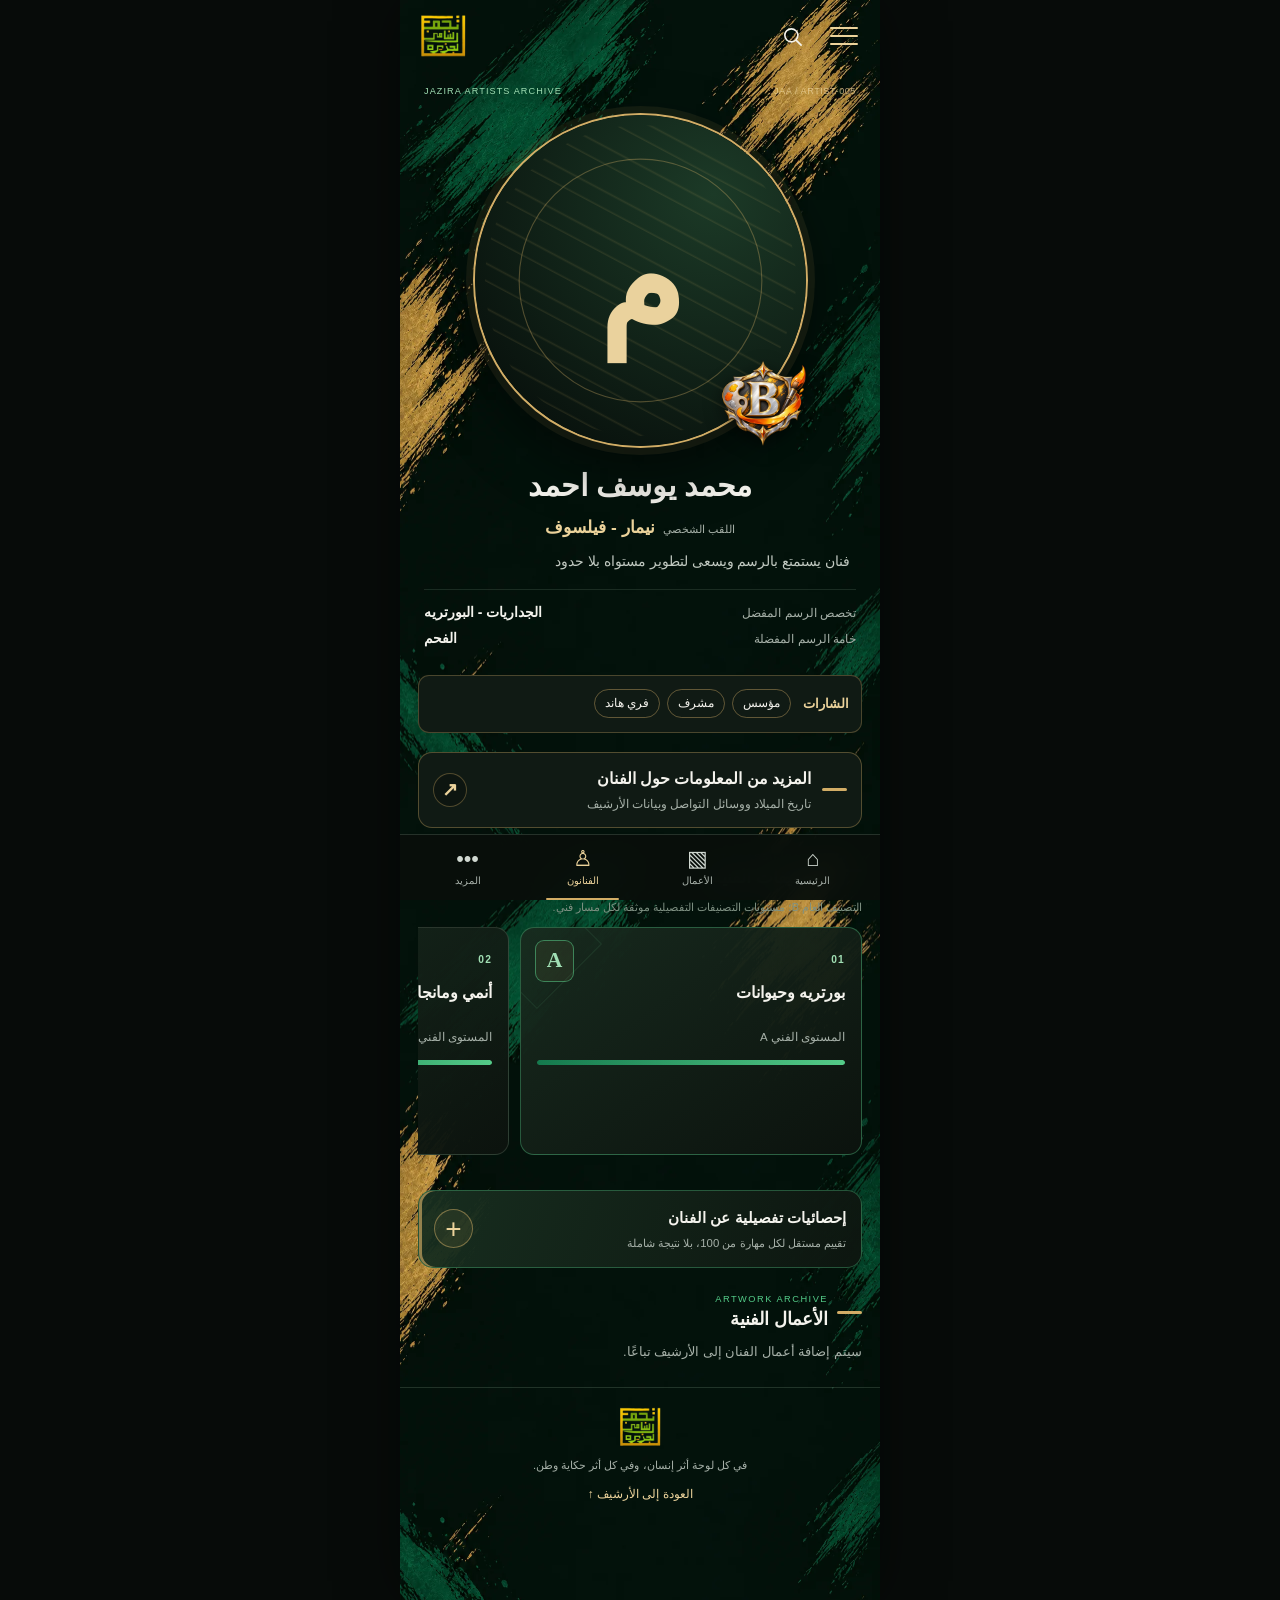
<file: artists/mohamed-yousif/index.html>
<!doctype html>
<html lang="ar" dir="rtl">
<head>
  <meta charset="utf-8">
  <meta name="viewport" content="width=device-width, initial-scale=1, viewport-fit=cover">
  <meta name="theme-color" content="#09100c">
  <meta name="description" content="الملف الفني لمحمد يوسف احمد (نيمار - فيلسوف) من أرشيف رسامين الجزيرة.">
  <title>محمد يوسف احمد | JAA</title>
  <link rel="stylesheet" href="../../profile-mobile.css?v=202610191344">
  <script src="../../artist-stats.js?v=202610191344" defer></script>
</head>
<body>
  <div class="profile-page">
    <header class="topbar">
      <a class="brand" href="../../index.html" aria-label="العودة إلى أرشيف رسامين الجزيرة"><img src="../../Sudanese-Artist.png" alt="شعار أرشيف رسامين الجزيرة"></a>
      <div class="top-actions">
        <a class="search-link" href="../../index.html#artworks" aria-label="الأعمال الفنية"><svg viewBox="0 0 24 24" aria-hidden="true"><circle cx="10.8" cy="10.8" r="6.8"></circle><path d="m16 16 5 5"></path></svg></a>
        <details class="menu"><summary aria-label="فتح القائمة"><i></i><i></i><i></i></summary><nav class="menu-panel" aria-label="القائمة الرئيسية"><a href="../../index.html">الرئيسية</a><a href="../../index.html#artists">الفنانون</a><a href="#classifications">التصنيفات الفنية</a><a href="#artworks">الأعمال الفنية</a></nav></details>
      </div>
    </header>

    <main>
      <section class="artist-hero" id="profile" aria-labelledby="artist-name">
        <div class="hero-paint" aria-hidden="true"></div>
        <div class="hero-meta"><span>JAZIRA ARTISTS ARCHIVE</span><span>JAA / ARTIST-005</span></div>
        <div class="portrait-wrap">
          <img class="portrait" src="profile-placeholder.svg" alt="رمز مؤقت لصورة محمد يوسف احمد">
          <div class="rank-badge" aria-label="التصنيف العام B"><img src="../../ranks/Rank-B.png" alt="شارة التصنيف B"></div>
        </div>
        <div class="identity">
          <h1 id="artist-name">محمد يوسف احمد</h1>
          <p class="nickname"><span>اللقب الشخصي</span><strong>نيمار - فيلسوف</strong></p>
          <p class="bio">فنان يستمتع بالرسم ويسعى لتطوير مستواه بلا حدود</p>
        </div>
        <div class="preferences" aria-label="التفضيلات الفنية">
          <p><span>تخصص الرسم المفضل</span><strong>الجداريات - البورتريه</strong></p>
          <p><span>خامة الرسم المفضلة</span><strong>الفحم</strong></p>
        </div>
      </section>

      <section class="titles-strip" aria-labelledby="titles-heading">
        <h2 id="titles-heading">الشارات</h2>
        <ul class="title-list"><li>مؤسس</li><li>مشرف</li><li>فري هاند</li></ul>
      </section>

      <section class="more-info" aria-labelledby="more-info-heading">
        <h2 class="info-heading">
          <button class="info-open" id="open-artist-info" type="button" aria-haspopup="dialog" aria-controls="artist-info-dialog">
            <span class="info-open-mark" aria-hidden="true"></span>
            <span class="info-open-copy">
              <span class="info-open-title" id="more-info-heading">المزيد من المعلومات حول الفنان</span>
              <span class="info-open-subtitle">تاريخ الميلاد ووسائل التواصل وبيانات الأرشيف</span>
            </span>
            <span class="info-open-arrow" aria-hidden="true">↗</span>
          </button>
        </h2>
      </section>

      <section class="content-section" id="classifications" aria-labelledby="classifications-heading">
        <div class="section-heading"><span class="section-mark" aria-hidden="true"></span><div><span class="section-kicker">ART CLASSIFICATION</span><h2 id="classifications-heading">التصنيفات الفنية</h2></div></div>
        <p class="swipe-hint">التصنيف العام B؛ مستويات التصنيفات التفصيلية موثقة لكل مسار فني.</p>
        <div class="classification-scroller" tabindex="0" aria-label="قائمة التصنيفات الفنية؛ اسحب أفقيًا">
          <article class="category-card grade-a"><span class="category-order">01</span><span class="grade">A</span><h3>بورتريه وحيوانات</h3><p>المستوى الفني A</p><div class="grade-track"><span style="width:100%"></span></div></article>
          <article class="category-card grade-b"><span class="category-order">02</span><span class="grade">B</span><h3>أنمي ومانجا</h3><p>المستوى الفني B</p><div class="grade-track"><span style="width:75%"></span></div></article>
          <article class="category-card grade-b"><span class="category-order">03</span><span class="grade">B</span><h3>الطبيعة والطبيعة الصامتة</h3><p>المستوى الفني B</p><div class="grade-track"><span style="width:75%"></span></div></article>
          <article class="category-card grade-e"><span class="category-order">04</span><span class="grade">E</span><h3>الفن التشكيلي والتجريدي</h3><p>المستوى الفني E</p><div class="grade-track"><span style="width:20%"></span></div></article>
          <article class="category-card chart-card"><span class="category-order">05</span><h3>مخطط المهارات</h3><p>مستويات التصنيفات المسجّلة</p>
            <svg class="skill-chart" viewBox="0 0 300 170" role="img" aria-label="مخطط يوضح بورتريه وحيوانات A، أنمي ومانجا B، الطبيعة والطبيعة الصامتة B، والفن التشكيلي والتجريدي E">
              <defs><linearGradient id="chartFill" x1="0" x2="0" y1="0" y2="1"><stop offset="0" stop-color="#51ce8a" stop-opacity=".38"/><stop offset="1" stop-color="#51ce8a" stop-opacity=".02"/></linearGradient></defs>
              <path class="chart-grid" d="M28 28H286M28 63H286M28 98H286M28 133H286M28 28V137"/>
              <path class="chart-area" d="M48 34 L112 58 L176 58 L240 126 L240 137 L48 137 Z"/>
              <path class="chart-line" d="M48 34 L112 58 L176 58 L240 126"/>
              <circle class="chart-point" cx="48" cy="34" r="4"/><circle class="chart-point" cx="112" cy="58" r="4"/><circle class="chart-point" cx="176" cy="58" r="4"/><circle class="chart-point" cx="240" cy="126" r="4"/>
              <text x="48" y="158">بورتريه</text><text x="112" y="158">أنمي</text><text x="176" y="158">طبيعة</text><text x="240" y="158">تشكيلي</text>
            </svg><span class="chart-note">يعرض التصنيفات التي حُدد مستواها فقط</span>
          </article>
        </div>
      </section>

      <section class="skill-stats-access" aria-label="إحصائيات الفنان">
        <button class="skill-stats-toggle" type="button" data-skill-stats-trigger aria-haspopup="dialog" aria-expanded="false" aria-controls="artist-skill-dialog">
          <span class="skill-stats-copy"><span class="skill-stats-title">إحصائيات تفصيلية عن الفنان</span><span class="skill-stats-hint">تقييم مستقل لكل مهارة من 100، بلا نتيجة شاملة</span></span>
          <span class="skill-stats-plus" aria-hidden="true">+</span>
        </button>
      </section>

      <section class="content-section artworks-section" id="artworks" aria-labelledby="artworks-heading">
        <div class="section-heading"><span class="section-mark" aria-hidden="true"></span><div><span class="section-kicker">ARTWORK ARCHIVE</span><h2 id="artworks-heading">الأعمال الفنية</h2></div></div>
        <div class="artwork-grid">
          <p class="artwork-description">سيتم إضافة أعمال الفنان إلى الأرشيف تباعًا.</p>
        </div>
      </section>
    </main>

    <footer class="profile-footer"><img src="../../Sudanese-Artist.png" alt=""><p>في كل لوحة أثر إنسان، وفي كل أثر حكاية وطن.</p><a href="../../index.html">العودة إلى الأرشيف ↑</a></footer>
    <nav class="bottom-nav" aria-label="التنقل السريع"><a href="../../index.html"><span class="nav-icon" aria-hidden="true">⌂</span><span>الرئيسية</span></a><a href="#artworks"><span class="nav-icon" aria-hidden="true">▧</span><span>الأعمال</span></a><a class="is-active" href="../../index.html#artists"><span class="nav-icon" aria-hidden="true">♙</span><span>الفنانون</span></a><a href="#more-info-heading"><span class="nav-icon" aria-hidden="true">•••</span><span>المزيد</span></a></nav>
  </div>
  <dialog class="artist-dialog" id="artist-info-dialog" aria-labelledby="artist-dialog-title">
    <div class="artist-dialog-card" dir="rtl">
      <div class="artist-dialog-header">
        <div>
          <span class="artist-dialog-kicker">JAA · ملف الفنان</span>
          <h2 id="artist-dialog-title">معلومات الفنان محمد يوسف احمد</h2>
        </div>
        <button class="artist-dialog-close" type="button" aria-label="إغلاق النافذة">×</button>
      </div>
      <p class="artist-dialog-intro">معلومات ووسيلة تواصل شاركها الفنان.</p>
      <section class="artist-dialog-group">
        <h3>معلومات شخصية</h3>
        <div class="artist-dialog-row"><span>تاريخ الميلاد</span><strong>مجهول</strong></div>
      </section>
      <section class="artist-dialog-group">
        <h3>الحسابات والمنصات</h3>
        <div class="artist-dialog-row"><span>الحالة</span><strong>ملف موثق في الأرشيف</strong></div>
      </section>
      <section class="artist-dialog-group">
        <h3>بيانات الأرشيف</h3>
        <div class="artist-dialog-row"><span>التصنيف العام</span><strong>B</strong></div>
        <div class="artist-dialog-row"><span>الانتماء</span><strong>أرشيف رسامين الجزيرة</strong></div>
      </section>
    </div>
  </dialog>
  <script>
    (() => {
      const dialog = document.getElementById("artist-info-dialog");
      const openButton = document.getElementById("open-artist-info");
      const closeButton = dialog.querySelector(".artist-dialog-close");
      openButton.addEventListener("click", () => dialog.showModal());
      closeButton.addEventListener("click", () => dialog.close());
      dialog.addEventListener("click", (event) => {
        if (event.target === dialog) dialog.close();
      });
    })();
  </script>
  <dialog class="skill-stats-dialog" id="artist-skill-dialog" aria-labelledby="artist-skill-title">
    <div class="skill-stats-panel" dir="rtl">
      <header class="skill-stats-header"><div><span class="skill-stats-kicker">JAA · ARTIST SKILLS</span><h2 id="artist-skill-title">إحصائيات تفصيلية عن الفنان</h2><p class="skill-stats-name" id="artist-skill-name"></p></div><button class="skill-stats-close" type="button" data-skill-stats-close aria-label="إغلاق الإحصائيات">×</button></header>
      <p class="skill-stats-meta" id="artist-skill-meta"></p>
      <div class="skill-stats-groups" id="artist-skill-groups"></div>
    </div>
  </dialog>
  <script type="application/json" id="artist-skill-ratings">{"artistName":"محمد يوسف احمد","evaluatedAt":null,"notApplicable":[],"scores":{"freehand":null,"observation":null,"reference-accuracy":null,"line-control":null,"proportion-perspective":null,"light-shadow":null,"color-harmony":null,"material-control":null,"details":null,"composition":null,"creativity":null,"storytelling":null,"personal-style":null,"anatomy":null,"backgrounds":null,"texture-pores":null,"material-experimentation":null,"speed":null,"cleanliness":null}}</script>
</body>
</html>
</file>
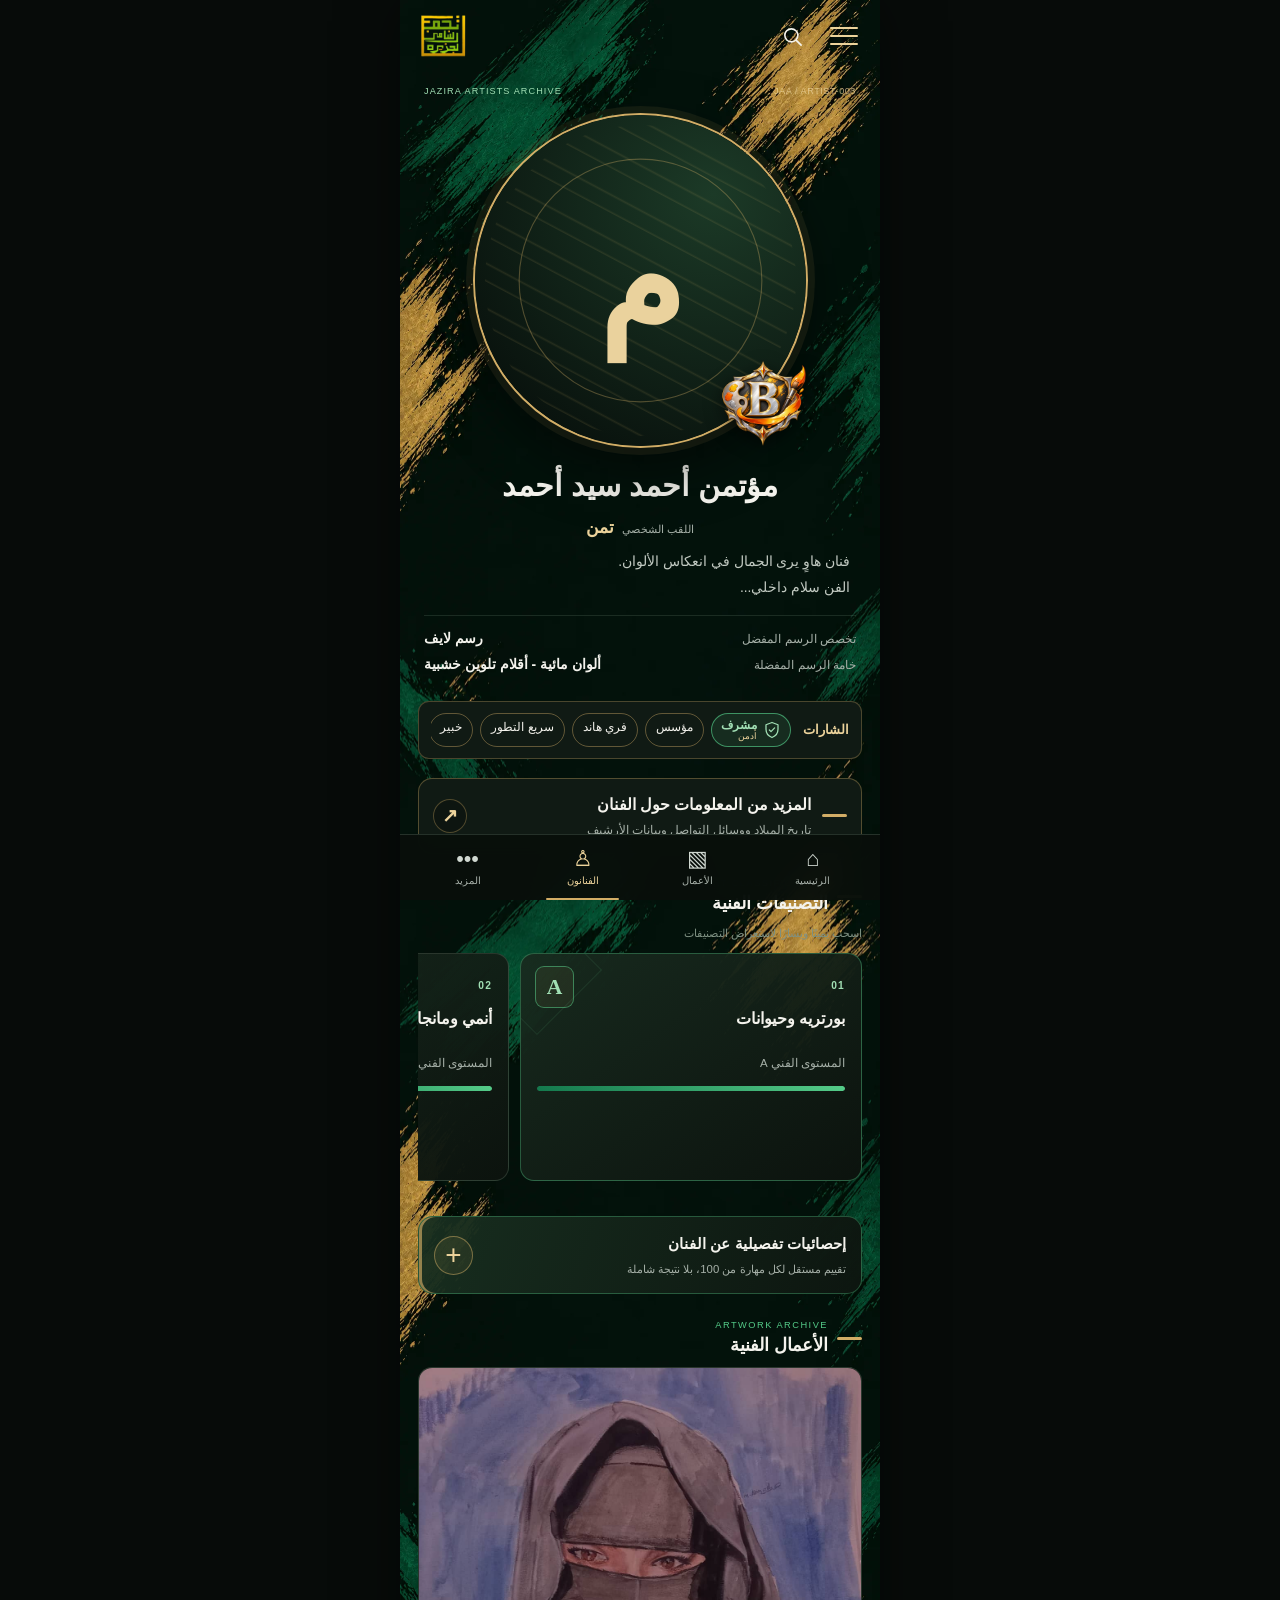
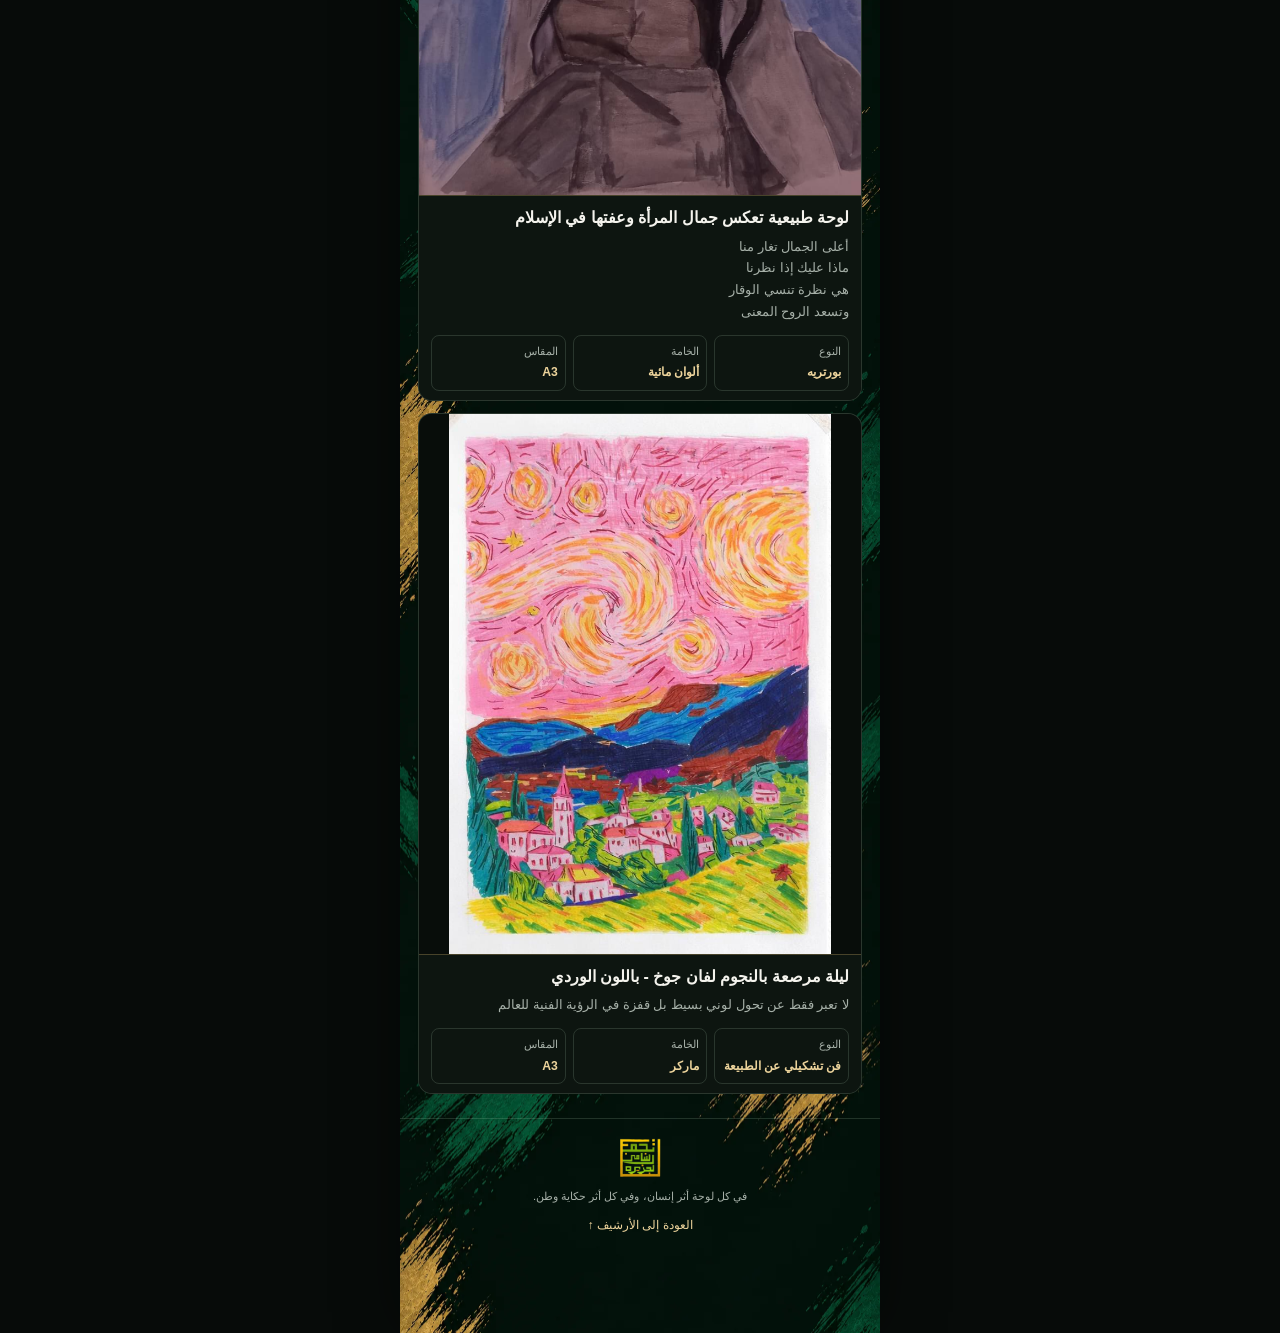
<file: artists/mootamen/index.html>
<!doctype html>
<html lang="ar" dir="rtl">
<head>
  <meta charset="utf-8">
  <meta name="viewport" content="width=device-width, initial-scale=1, viewport-fit=cover">
  <meta name="theme-color" content="#09100c">
  <meta name="description" content="الملف الفني لمؤتمن أحمد سيد أحمد (تمن) من أرشيف رسامين الجزيرة.">
  <title>مؤتمن أحمد سيد أحمد | JAA</title>
  <link rel="stylesheet" href="../../profile-mobile.css?v=202610191344">
  <script src="../../artist-stats.js?v=202610191344" defer></script>
</head>
<body>
  <div class="profile-page">
    <header class="topbar">
      <a class="brand" href="../../index.html" aria-label="العودة إلى أرشيف رسامين الجزيرة"><img src="../../Sudanese-Artist.png" alt="شعار أرشيف رسامين الجزيرة"></a>
      <div class="top-actions">
        <a class="search-link" href="../../index.html#artworks" aria-label="الأعمال الفنية"><svg viewBox="0 0 24 24" aria-hidden="true"><circle cx="10.8" cy="10.8" r="6.8"></circle><path d="m16 16 5 5"></path></svg></a>
        <details class="menu"><summary aria-label="فتح القائمة"><i></i><i></i><i></i></summary><nav class="menu-panel" aria-label="القائمة الرئيسية"><a href="../../index.html">الرئيسية</a><a href="../../index.html#artists">الفنانون</a><a href="#classifications">التصنيفات الفنية</a><a href="#artworks">الأعمال الفنية</a></nav></details>
      </div>
    </header>

    <main>
      <section class="artist-hero" id="profile" aria-labelledby="artist-name">
        <div class="hero-paint" aria-hidden="true"></div>
        <div class="hero-meta"><span>JAZIRA ARTISTS ARCHIVE</span><span>JAA / ARTIST-003</span></div>
        <div class="portrait-wrap">
          <img class="portrait" src="profile-placeholder.svg" alt="رمز مؤقت لصورة مؤتمن أحمد سيد أحمد">
          <div class="rank-badge" aria-label="التصنيف العام B"><img src="../../ranks/Rank-B.png" alt="شارة التصنيف B"></div>
        </div>
        <div class="identity">
          <h1 id="artist-name">مؤتمن أحمد سيد أحمد</h1>
          <p class="nickname"><span>اللقب الشخصي</span><strong>تمن</strong></p>
          <p class="bio">فنان هاوٍ يرى الجمال في انعكاس الألوان.<br>الفن سلام داخلي...</p>
        </div>
        <div class="preferences" aria-label="التفضيلات الفنية">
          <p><span>تخصص الرسم المفضل</span><strong>رسم لايف</strong></p>
          <p><span>خامة الرسم المفضلة</span><strong>ألوان مائية - أقلام تلوين خشبية</strong></p>
        </div>
      </section>

      <section class="titles-strip" aria-labelledby="titles-heading">
        <h2 id="titles-heading">الشارات</h2>
        <ul class="title-list">
          <li class="moderator-title" aria-label="شارة المشرف لأدمن التجمع">
            <svg viewBox="0 0 24 24" aria-hidden="true"><path d="M12 2 20 5v6c0 5-3.4 9.2-8 11-4.6-1.8-8-6-8-11V5z"/><path d="m8.5 12 2.2 2.2 4.8-5"/></svg>
            <span class="moderator-title-label"><strong>مشرف</strong><small>أدمن</small></span>
          </li>
          <li>مؤسس</li>
          <li>فري هاند</li>
          <li>سريع التطور</li>
          <li>خبير</li>
          <li>معلم</li>
          <li>حكّاء المشهد</li>
        </ul>
      </section>

      <section class="more-info" aria-labelledby="more-info-heading">
        <h2 class="info-heading">
          <button class="info-open" id="open-artist-info" type="button" aria-haspopup="dialog" aria-controls="artist-info-dialog">
            <span class="info-open-mark" aria-hidden="true"></span>
            <span class="info-open-copy">
              <span class="info-open-title" id="more-info-heading">المزيد من المعلومات حول الفنان</span>
              <span class="info-open-subtitle">تاريخ الميلاد ووسائل التواصل وبيانات الأرشيف</span>
            </span>
            <span class="info-open-arrow" aria-hidden="true">↗</span>
          </button>
        </h2>
      </section>

      <section class="content-section" id="classifications" aria-labelledby="classifications-heading">
        <div class="section-heading"><span class="section-mark" aria-hidden="true"></span><div><span class="section-kicker">ART CLASSIFICATION</span><h2 id="classifications-heading">التصنيفات الفنية</h2></div></div>
        <p class="swipe-hint">اسحب يمينًا ويسارًا لاستعراض التصنيفات</p>
        <div class="classification-scroller" tabindex="0" aria-label="قائمة التصنيفات الفنية؛ اسحب أفقيًا">
          <article class="category-card grade-a"><span class="category-order">01</span><span class="grade">A</span><h3>بورتريه وحيوانات</h3><p>المستوى الفني A</p><div class="grade-track"><span style="width:100%"></span></div></article>
          <article class="category-card grade-b"><span class="category-order">02</span><span class="grade">B</span><h3>أنمي ومانجا</h3><p>المستوى الفني B</p><div class="grade-track"><span style="width:75%"></span></div></article>
          <article class="category-card grade-c"><span class="category-order">03</span><span class="grade">C</span><h3>طبيعة وطبيعة صامتة</h3><p>المستوى الفني C</p><div class="grade-track"><span style="width:50%"></span></div></article>
          <article class="category-card grade-e"><span class="category-order">04</span><span class="grade">E</span><h3>فن تشكيلي وتجريدي</h3><p>المستوى الفني E</p><div class="grade-track"><span style="width:20%"></span></div></article>
          <article class="category-card grade-none"><span class="category-order">05</span><span class="grade">—</span><h3>آخر</h3><p>لم يحدد المستوى</p><div class="grade-track"><span style="width:0%"></span></div></article>
          <article class="category-card chart-card"><span class="category-order">06</span><h3>مخطط المهارات</h3><p>مستويات التصنيفات المسجّلة</p>
            <svg class="skill-chart" viewBox="0 0 300 170" role="img" aria-label="مخطط يوضح بورتريه وحيوانات A، أنمي ومانجا B، طبيعة وطبيعة صامتة C، وفن تشكيلي وتجريدي E">
              <defs><linearGradient id="chartFill" x1="0" x2="0" y1="0" y2="1"><stop offset="0" stop-color="#51ce8a" stop-opacity=".38"/><stop offset="1" stop-color="#51ce8a" stop-opacity=".02"/></linearGradient></defs>
              <path class="chart-grid" d="M28 28H286M28 63H286M28 98H286M28 133H286M28 28V137"/>
              <path class="chart-area" d="M48 34 L112 58 L176 82 L240 126 L240 137 L48 137 Z"/>
              <path class="chart-line" d="M48 34 L112 58 L176 82 L240 126"/>
              <circle class="chart-point" cx="48" cy="34" r="4"/><circle class="chart-point" cx="112" cy="58" r="4"/><circle class="chart-point" cx="176" cy="82" r="4"/><circle class="chart-point" cx="240" cy="126" r="4"/>
              <text x="48" y="158">بورتريه</text><text x="112" y="158">أنمي</text><text x="176" y="158">طبيعة</text><text x="240" y="158">تشكيلي</text>
            </svg><span class="chart-note">يعرض التصنيفات التي حُدد مستواها فقط</span>
          </article>
        </div>
      </section>

      <section class="skill-stats-access" aria-label="إحصائيات الفنان">
        <button class="skill-stats-toggle" type="button" data-skill-stats-trigger aria-haspopup="dialog" aria-expanded="false" aria-controls="artist-skill-dialog">
          <span class="skill-stats-copy"><span class="skill-stats-title">إحصائيات تفصيلية عن الفنان</span><span class="skill-stats-hint">تقييم مستقل لكل مهارة من 100، بلا نتيجة شاملة</span></span>
          <span class="skill-stats-plus" aria-hidden="true">+</span>
        </button>
      </section>

      <section class="content-section artworks-section" id="artworks" aria-labelledby="artworks-heading">
        <div class="section-heading"><span class="section-mark" aria-hidden="true"></span><div><span class="section-kicker">ARTWORK ARCHIVE</span><h2 id="artworks-heading">الأعمال الفنية</h2></div></div>
        <div class="artwork-grid">
          <figure class="artwork-item">
            <img
              src="../../artworks/tmn/artworks_tmn_tmn-art-01.jpg"
              alt="لوحة طبيعية تعكس جمال المرأة وعفتها في الإسلام، للفنان مؤتمن أحمد سيد أحمد"
              loading="lazy"
            >
            <figcaption class="artwork-caption">
              <h3>لوحة طبيعية تعكس جمال المرأة وعفتها في الإسلام</h3>
              <p class="artwork-description">
                أعلى الجمال تغار منا<br>
                ماذا عليك إذا نظرنا<br>
                هي نظرة تنسي الوقار<br>
                وتسعد الروح المعنى
              </p>
              <ul class="artwork-details">
                <li><span>النوع</span><strong>بورتريه</strong></li>
                <li><span>الخامة</span><strong>ألوان مائية</strong></li>
                <li><span>المقاس</span><strong>A3</strong></li>
              </ul>
            </figcaption>
          </figure>
          <figure class="artwork-item">
            <img
              src="../../artworks/tmn/artworks_tmn_tmn-art-04.jpg"
              alt="لوحة ليلة مرصعة بالنجوم لفان جوخ باللون الوردي، للفنان مؤتمن أحمد سيد أحمد"
              loading="lazy"
            >
            <figcaption class="artwork-caption">
              <h3>ليلة مرصعة بالنجوم لفان جوخ - باللون الوردي</h3>
              <p class="artwork-description">لا تعبر فقط عن تحول لوني بسيط بل قفزة في الرؤية الفنية للعالم</p>
              <ul class="artwork-details">
                <li><span>النوع</span><strong>فن تشكيلي عن الطبيعة</strong></li>
                <li><span>الخامة</span><strong>ماركر</strong></li>
                <li><span>المقاس</span><strong>A3</strong></li>
              </ul>
            </figcaption>
          </figure>
        </div>
      </section>
    </main>

    <footer class="profile-footer"><img src="../../Sudanese-Artist.png" alt=""><p>في كل لوحة أثر إنسان، وفي كل أثر حكاية وطن.</p><a href="../../index.html">العودة إلى الأرشيف ↑</a></footer>
    <nav class="bottom-nav" aria-label="التنقل السريع"><a href="../../index.html"><span class="nav-icon" aria-hidden="true">⌂</span><span>الرئيسية</span></a><a href="#artworks"><span class="nav-icon" aria-hidden="true">▧</span><span>الأعمال</span></a><a class="is-active" href="../../index.html#artists"><span class="nav-icon" aria-hidden="true">♙</span><span>الفنانون</span></a><a href="#more-info-heading"><span class="nav-icon" aria-hidden="true">•••</span><span>المزيد</span></a></nav>
  </div>
  <dialog class="artist-dialog" id="artist-info-dialog" aria-labelledby="artist-dialog-title">
    <div class="artist-dialog-card" dir="rtl">
      <div class="artist-dialog-header">
        <div>
          <span class="artist-dialog-kicker">JAA · ملف الفنان</span>
          <h2 id="artist-dialog-title">معلومات الفنان مؤتمن أحمد سيد أحمد</h2>
        </div>
        <button class="artist-dialog-close" type="button" aria-label="إغلاق النافذة">×</button>
      </div>
      <p class="artist-dialog-intro">معلومات ووسيلة تواصل شاركها الفنان.</p>
      <section class="artist-dialog-group">
        <h3>معلومات شخصية</h3>
        <div class="artist-dialog-row"><span>تاريخ الميلاد</span><strong>مجهول</strong></div>
      </section>
      <section class="artist-dialog-group">
        <h3>الحسابات والمنصات</h3>
        <div class="artist-dialog-row"><span>فيسبوك</span><a href="https://www.facebook.com/al.motman.arts" target="_blank" rel="noopener noreferrer">زيارة حساب الفنان ↗</a></div>
      </section>
      <section class="artist-dialog-group">
        <h3>بيانات الأرشيف</h3>
        <div class="artist-dialog-row"><span>التصنيف العام</span><strong>B</strong></div>
        <div class="artist-dialog-row"><span>الانتماء</span><strong>أرشيف رسامين الجزيرة</strong></div>
      </section>
    </div>
  </dialog>
  <script>
    (() => {
      const dialog = document.getElementById("artist-info-dialog");
      const openButton = document.getElementById("open-artist-info");
      const closeButton = dialog.querySelector(".artist-dialog-close");
      openButton.addEventListener("click", () => dialog.showModal());
      closeButton.addEventListener("click", () => dialog.close());
      dialog.addEventListener("click", (event) => {
        if (event.target === dialog) dialog.close();
      });
    })();
  </script>
  <dialog class="skill-stats-dialog" id="artist-skill-dialog" aria-labelledby="artist-skill-title">
    <div class="skill-stats-panel" dir="rtl">
      <header class="skill-stats-header"><div><span class="skill-stats-kicker">JAA · ARTIST SKILLS</span><h2 id="artist-skill-title">إحصائيات تفصيلية عن الفنان</h2><p class="skill-stats-name" id="artist-skill-name"></p></div><button class="skill-stats-close" type="button" data-skill-stats-close aria-label="إغلاق الإحصائيات">×</button></header>
      <p class="skill-stats-meta" id="artist-skill-meta"></p>
      <div class="skill-stats-groups" id="artist-skill-groups"></div>
    </div>
  </dialog>
  <script type="application/json" id="artist-skill-ratings">{"artistName":"مؤتمن أحمد سيد أحمد","evaluatedAt":null,"notApplicable":[],"scores":{"freehand":null,"observation":null,"reference-accuracy":null,"line-control":null,"proportion-perspective":null,"light-shadow":null,"color-harmony":null,"material-control":null,"details":null,"composition":null,"creativity":null,"storytelling":null,"personal-style":null,"anatomy":null,"backgrounds":null,"texture-pores":null,"material-experimentation":null,"speed":null,"cleanliness":null}}</script>
</body>
</html>
</file>
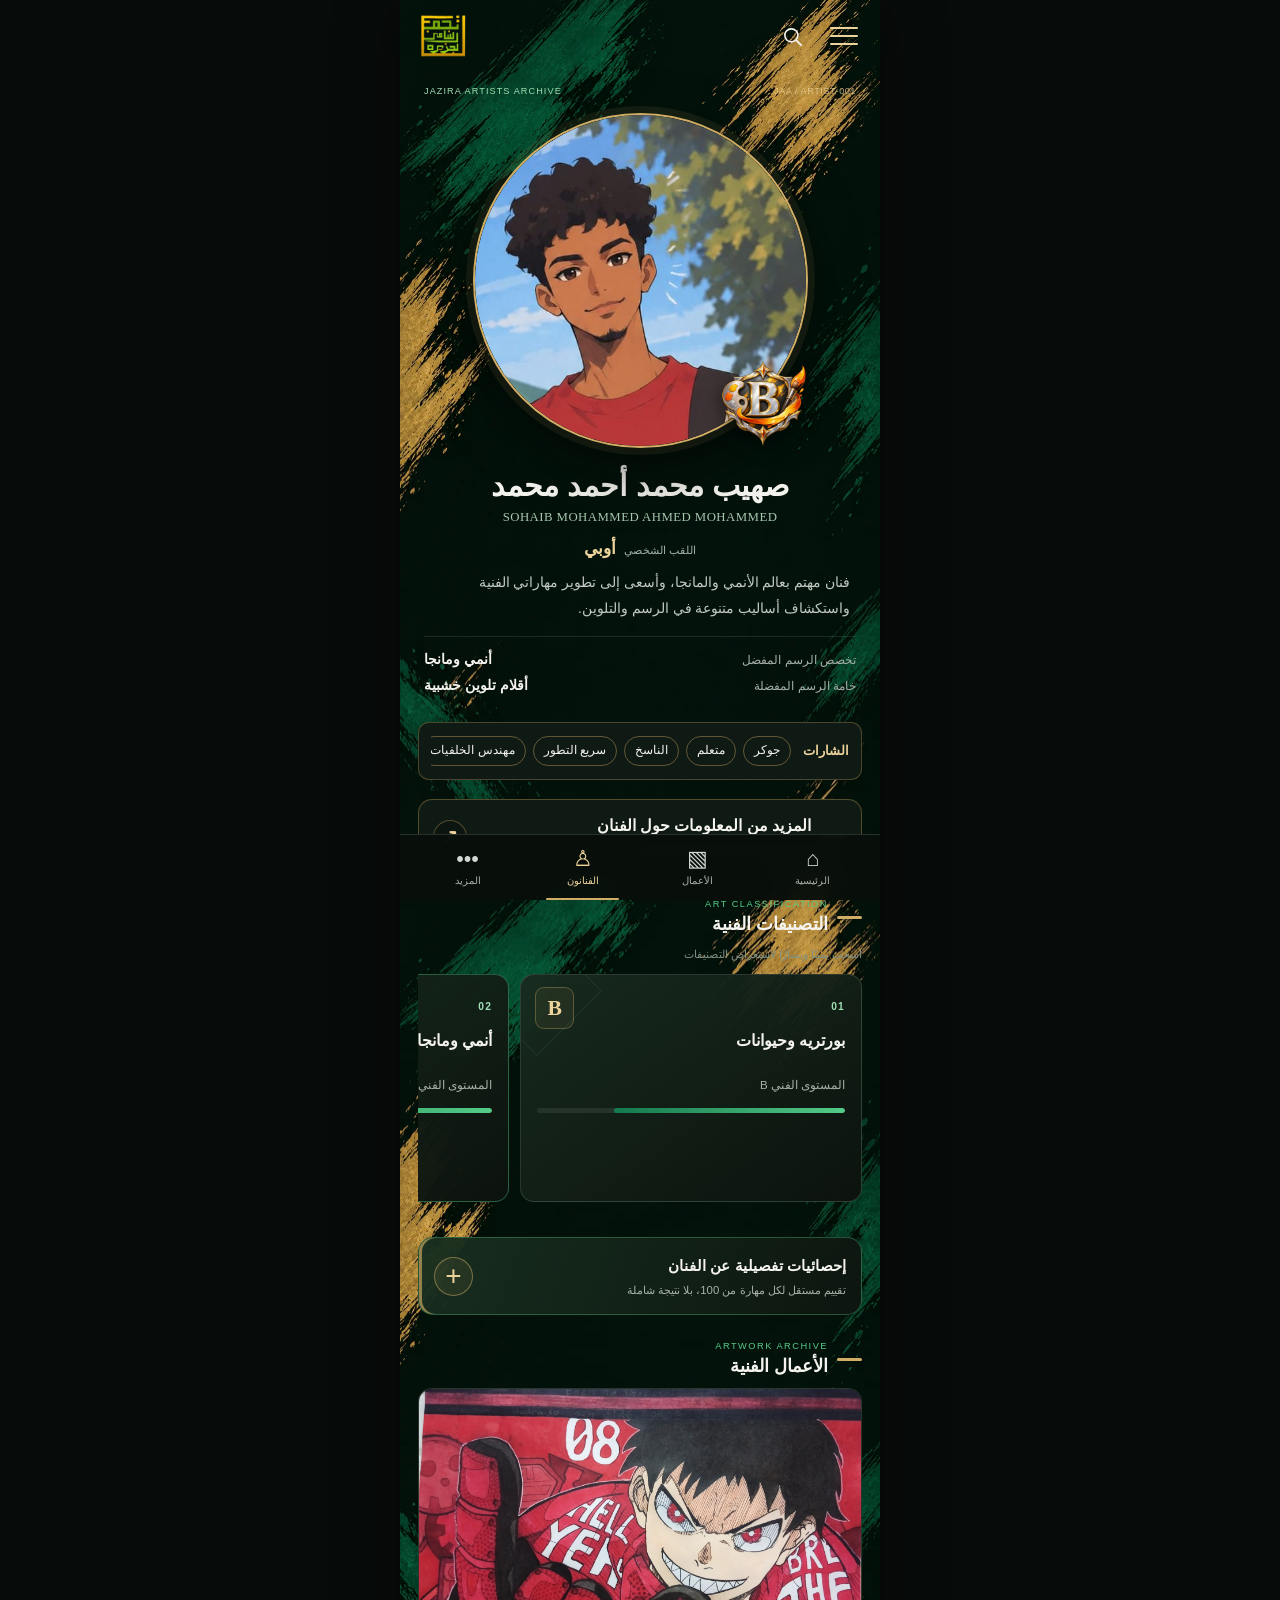
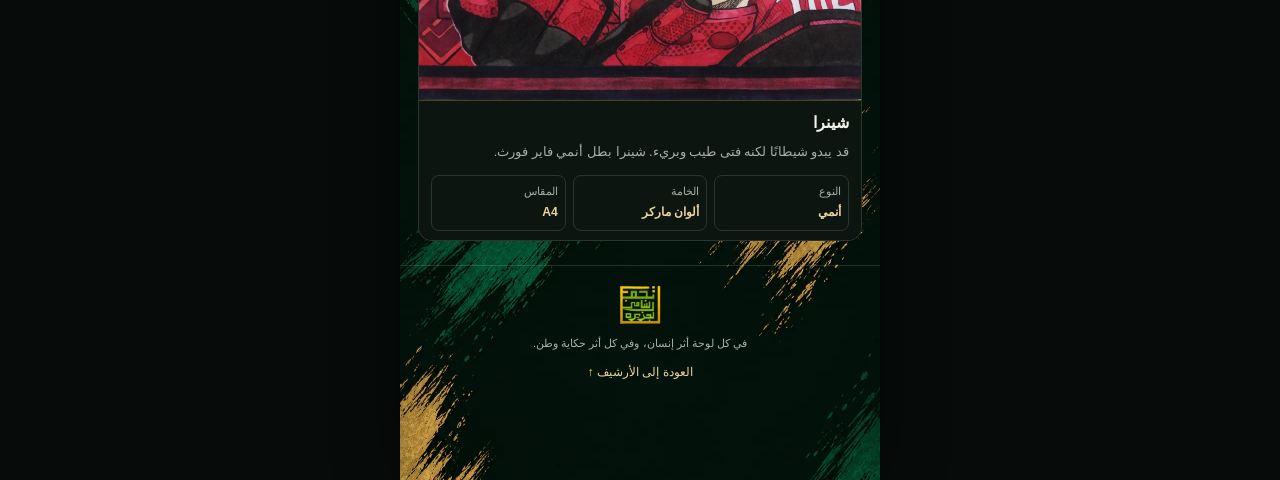
<file: artists/sohaib/index.html>
<!doctype html>
<html lang="ar" dir="rtl">
<head>
  <meta charset="utf-8">
  <meta name="viewport" content="width=device-width, initial-scale=1, viewport-fit=cover">
  <meta name="theme-color" content="#09100c">
  <meta name="description" content="الملف الفني للفنان صهيب محمد أحمد محمد، من أرشيف رسامين الجزيرة.">
  <title>صهيب محمد أحمد محمد | JAA</title>
  <link rel="stylesheet" href="../../profile-mobile.css?v=202610191344">
  <script src="../../artist-stats.js?v=202610191344" defer></script>
</head>
<body>
  <div class="profile-page">
    <header class="topbar">
      <a class="brand" href="../../index.html" aria-label="العودة إلى أرشيف رسامين الجزيرة">
        <img src="../../Sudanese-Artist.png" alt="شعار أرشيف رسامين الجزيرة">
      </a>
      <div class="top-actions">
        <a class="search-link" href="../../index.html#artworks" aria-label="الأعمال الفنية">
          <svg viewBox="0 0 24 24" aria-hidden="true"><circle cx="10.8" cy="10.8" r="6.8"></circle><path d="m16 16 5 5"></path></svg>
        </a>
        <details class="menu">
          <summary aria-label="فتح القائمة"><i></i><i></i><i></i></summary>
          <nav class="menu-panel" aria-label="القائمة الرئيسية">
            <a href="../../index.html">الرئيسية</a>
            <a href="../../index.html#artists">الفنانون</a>
            <a href="#classifications">التصنيفات الفنية</a>
            <a href="#artworks">الأعمال الفنية</a>
          </nav>
        </details>
      </div>
    </header>

    <main>
      <section class="artist-hero" id="profile" aria-labelledby="artist-name">
        <div class="hero-paint" aria-hidden="true"></div>
        <div class="hero-meta"><span>JAZIRA ARTISTS ARCHIVE</span><span>JAA / ARTIST-001</span></div>
        <div class="portrait-wrap">
          <img class="portrait" src="sohaib-profile.png" alt="صورة الفنان صهيب محمد أحمد محمد">
          <div class="rank-badge" aria-label="التصنيف العام B"><img src="../../ranks/Rank-B.png" alt="شارة التصنيف B"></div>
        </div>
        <div class="identity">
          <h1 id="artist-name">صهيب محمد أحمد محمد</h1>
          <p class="english-name" lang="en" dir="ltr">SOHAIB MOHAMMED AHMED MOHAMMED</p>
          <p class="nickname"><span>اللقب الشخصي</span><strong>أوبي</strong></p>
          <p class="bio">فنان مهتم بعالم الأنمي والمانجا، وأسعى إلى تطوير مهاراتي الفنية واستكشاف أساليب متنوعة في الرسم والتلوين.</p>
        </div>
        <div class="preferences" aria-label="التفضيلات الفنية">
          <p><span>تخصص الرسم المفضل</span><strong>أنمي ومانجا</strong></p>
          <p><span>خامة الرسم المفضلة</span><strong>أقلام تلوين خشبية</strong></p>
        </div>
      </section>

      <section class="titles-strip" aria-labelledby="titles-heading">
        <h2 id="titles-heading">الشارات</h2>
        <ul class="title-list">
          <li>جوكر</li>
          <li>متعلم</li>
          <li>الناسخ</li>
          <li>سريع التطور</li>
          <li>مهندس الخلفيات</li>
        </ul>
      </section>

            <section class="more-info" aria-labelledby="more-info-heading">
        <h2 class="info-heading">
          <button
            class="info-open"
            id="open-artist-info"
            type="button"
            aria-haspopup="dialog"
            aria-controls="artist-info-dialog"
          >
            <span class="info-open-mark" aria-hidden="true"></span>
            <span class="info-open-copy">
              <span class="info-open-title" id="more-info-heading">المزيد من المعلومات حول الفنان</span>
              <span class="info-open-subtitle">تاريخ الميلاد ووسائل التواصل والمنصات</span>
            </span>
            <span class="info-open-arrow" aria-hidden="true">↗</span>
          </button>
        </h2>
            </section>
      

      <section class="content-section" id="classifications" aria-labelledby="classifications-heading">
        <div class="section-heading">
          <span class="section-mark" aria-hidden="true"></span>
          <div><span class="section-kicker">ART CLASSIFICATION</span><h2 id="classifications-heading">التصنيفات الفنية</h2></div>
        </div>
        <p class="swipe-hint">اسحب يمينًا ويسارًا لاستعراض التصنيفات</p>
        <div class="classification-scroller" tabindex="0" aria-label="قائمة التصنيفات الفنية؛ اسحب أفقيًا">
          <article class="category-card grade-b">
            <span class="category-order">01</span><span class="grade">B</span>
            <h3>بورتريه وحيوانات</h3><p>المستوى الفني B</p>
            <div class="grade-track"><span style="width:75%"></span></div>
          </article>
          <article class="category-card grade-a">
            <span class="category-order">02</span><span class="grade">A</span>
            <h3>أنمي ومانجا</h3><p>المستوى الفني A</p>
            <div class="grade-track"><span style="width:100%"></span></div>
          </article>
          <article class="category-card grade-b">
            <span class="category-order">03</span><span class="grade">B</span>
            <h3>طبيعة وطبيعة صامتة</h3><p>المستوى الفني B</p>
            <div class="grade-track"><span style="width:75%"></span></div>
          </article>
          <article class="category-card grade-e">
            <span class="category-order">04</span><span class="grade">E</span>
            <h3>فن تشكيلي وتجريدي</h3><p>المستوى الفني E</p>
            <div class="grade-track"><span style="width:20%"></span></div>
          </article>
          <article class="category-card grade-none">
            <span class="category-order">05</span><span class="grade">—</span>
            <h3>آخر</h3><p>تصنيفات إضافية</p>
            <div class="grade-track"><span style="width:0%"></span></div>
          </article>
          <article class="category-card chart-card">
            <span class="category-order">06</span>
            <h3>مخطط المهارات</h3><p>مستويات التصنيفات المسجّلة</p>
            <svg class="skill-chart" viewBox="0 0 300 170" role="img" aria-label="مخطط لمستويات بورتريه B، أنمي ومانجا A، الطبيعة B، والفن التشكيلي E">
              <defs><linearGradient id="chartFill" x1="0" x2="0" y1="0" y2="1"><stop offset="0" stop-color="#51ce8a" stop-opacity=".38"/><stop offset="1" stop-color="#51ce8a" stop-opacity=".02"/></linearGradient></defs>
              <path class="chart-grid" d="M28 28H286M28 63H286M28 98H286M28 133H286M28 28V137"/>
              <path class="chart-area" d="M48 62 L112 34 L176 62 L240 119 L240 137 L48 137 Z"/>
              <path class="chart-line" d="M48 62 L112 34 L176 62 L240 119"/>
              <circle class="chart-point" cx="48" cy="62" r="4"/><circle class="chart-point" cx="112" cy="34" r="4"/><circle class="chart-point" cx="176" cy="62" r="4"/><circle class="chart-point" cx="240" cy="119" r="4"/>
              <text x="48" y="158">بورتريه</text><text x="112" y="158">أنمي</text><text x="176" y="158">طبيعة</text><text x="240" y="158">تشكيلي</text>
            </svg>
            <span class="chart-note">لا يتضمن التصنيفات غير المقيمة</span>
          </article>
        </div>
      </section>

      <section class="skill-stats-access" aria-label="إحصائيات الفنان">
        <button class="skill-stats-toggle" type="button" data-skill-stats-trigger aria-haspopup="dialog" aria-expanded="false" aria-controls="artist-skill-dialog">
          <span class="skill-stats-copy"><span class="skill-stats-title">إحصائيات تفصيلية عن الفنان</span><span class="skill-stats-hint">تقييم مستقل لكل مهارة من 100، بلا نتيجة شاملة</span></span>
          <span class="skill-stats-plus" aria-hidden="true">+</span>
        </button>
      </section>

      <section class="content-section artworks-section" id="artworks" aria-labelledby="artworks-heading">
        <div class="section-heading">
          <span class="section-mark" aria-hidden="true"></span>
          <div><span class="section-kicker">ARTWORK ARCHIVE</span><h2 id="artworks-heading">الأعمال الفنية</h2></div>
        </div>
                <div class="artwork-grid">
          <figure class="artwork-item">
            <img
              src="../../artworks/sohaib/artworks_sohaib_sohaib-art-01.jpg"
              alt="لوحة شينرا من أنمي فاير فورث للفنان صهيب"
            >
            <figcaption class="artwork-caption">
              <h3>شينرا</h3>
              <p class="artwork-description">
                قد يبدو شيطانًا لكنه فتى طيب وبريء. شينرا بطل أنمي فاير فورث.
              </p>
              <ul class="artwork-details">
                <li><span>النوع</span><strong>أنمي</strong></li>
                <li><span>الخامة</span><strong>ألوان ماركر</strong></li>
                <li><span>المقاس</span><strong>A4</strong></li>
              </ul>
            </figcaption>
          </figure>
                </div>
      </section>
    </main>

    <footer class="profile-footer">
      <img src="../../Sudanese-Artist.png" alt="">
      <p>في كل لوحة أثر إنسان، وفي كل أثر حكاية وطن.</p>
      <a href="../../index.html">العودة إلى الأرشيف ↑</a>
    </footer>

    <nav class="bottom-nav" aria-label="التنقل السريع">
      <a href="../../index.html"><span class="nav-icon" aria-hidden="true">⌂</span><span>الرئيسية</span></a>
      <a href="#artworks"><span class="nav-icon" aria-hidden="true">▧</span><span>الأعمال</span></a>
      <a class="is-active" href="../../index.html#artists"><span class="nav-icon" aria-hidden="true">♙</span><span>الفنانون</span></a>
      <a href="#more-info-heading"><span class="nav-icon" aria-hidden="true">•••</span><span>المزيد</span></a>
    </nav>
  </div>
    <dialog class="artist-dialog" id="artist-info-dialog" aria-labelledby="artist-dialog-title">
    <div class="artist-dialog-card" dir="rtl">
      <div class="artist-dialog-header">
        <div>
          <span class="artist-dialog-kicker">JAA · ملف الفنان</span>
          <h2 id="artist-dialog-title">معلومات الفنان صهيب</h2>
        </div>
        <button class="artist-dialog-close" type="button" aria-label="إغلاق النافذة">×</button>
      </div>

      <p class="artist-dialog-intro">معلومات ووسائل تواصل شاركها الفنان.</p>

      <section class="artist-dialog-group">
        <h3>معلومات شخصية</h3>
        <div class="artist-dialog-row">
          <span>تاريخ الميلاد</span>
          <strong><time datetime="2002-04-22">22 أبريل 2002</time></strong>
        </div>
      </section>

      <section class="artist-dialog-group">
        <h3>التواصل والعمل</h3>
        <p class="artist-dialog-phone" dir="ltr">+2490100077452</p>
        <div class="artist-contact-actions">
          <a class="artist-contact-button whatsapp" href="https://wa.me/2490100077452" target="_blank" rel="noopener noreferrer">واتساب</a>
          <a class="artist-contact-button" href="tel:+2490100077452">اتصال</a>
        </div>
      </section>

      <section class="artist-dialog-group">
        <h3>الحسابات والمنصات</h3>
        <div class="artist-dialog-row">
          <span>إنستغرام</span><span class="info-pending">سيُضاف الرابط لاحقًا</span>
        </div>
        <div class="artist-dialog-row">
          <span>فيسبوك</span><span class="info-pending">سيُضاف الرابط لاحقًا</span>
        </div>
        <div class="artist-dialog-row">
          <span>موقع نشر الأعمال</span><span class="info-pending">سيُضاف الرابط لاحقًا</span>
        </div>
      </section>

      <section class="artist-dialog-group">
        <h3>بيانات الأرشيف</h3>
        <div class="artist-dialog-row">
          <span>الانتماء</span><strong>أرشيف رسامين الجزيرة</strong>
        </div>
        <div class="artist-dialog-row">
          <span>الحالة</span><strong>فنان مسجّل</strong>
        </div>
      </section>
    </div>
  </dialog>

  <script>
    (() => {
      const dialog = document.getElementById("artist-info-dialog");
      const openButton = document.getElementById("open-artist-info");
      const closeButton = dialog.querySelector(".artist-dialog-close");

      openButton.addEventListener("click", () => dialog.showModal());
      closeButton.addEventListener("click", () => dialog.close());

      dialog.addEventListener("click", (event) => {
        if (event.target === dialog) dialog.close();
      });
    })();
  </script>
  <dialog class="skill-stats-dialog" id="artist-skill-dialog" aria-labelledby="artist-skill-title">
    <div class="skill-stats-panel" dir="rtl">
      <header class="skill-stats-header"><div><span class="skill-stats-kicker">JAA · ARTIST SKILLS</span><h2 id="artist-skill-title">إحصائيات تفصيلية عن الفنان</h2><p class="skill-stats-name" id="artist-skill-name"></p></div><button class="skill-stats-close" type="button" data-skill-stats-close aria-label="إغلاق الإحصائيات">×</button></header>
      <p class="skill-stats-meta" id="artist-skill-meta"></p>
      <div class="skill-stats-groups" id="artist-skill-groups"></div>
    </div>
  </dialog>
  <script type="application/json" id="artist-skill-ratings">{"artistName":"صهيب محمد أحمد محمد","evaluatedAt":null,"notApplicable":[],"scores":{"freehand":null,"observation":null,"reference-accuracy":null,"line-control":null,"proportion-perspective":null,"light-shadow":null,"color-harmony":null,"material-control":null,"details":null,"composition":null,"creativity":null,"storytelling":null,"personal-style":null,"anatomy":null,"backgrounds":null,"texture-pores":null,"material-experimentation":null,"speed":null,"cleanliness":null}}</script>
</body>
  </html>
</file>
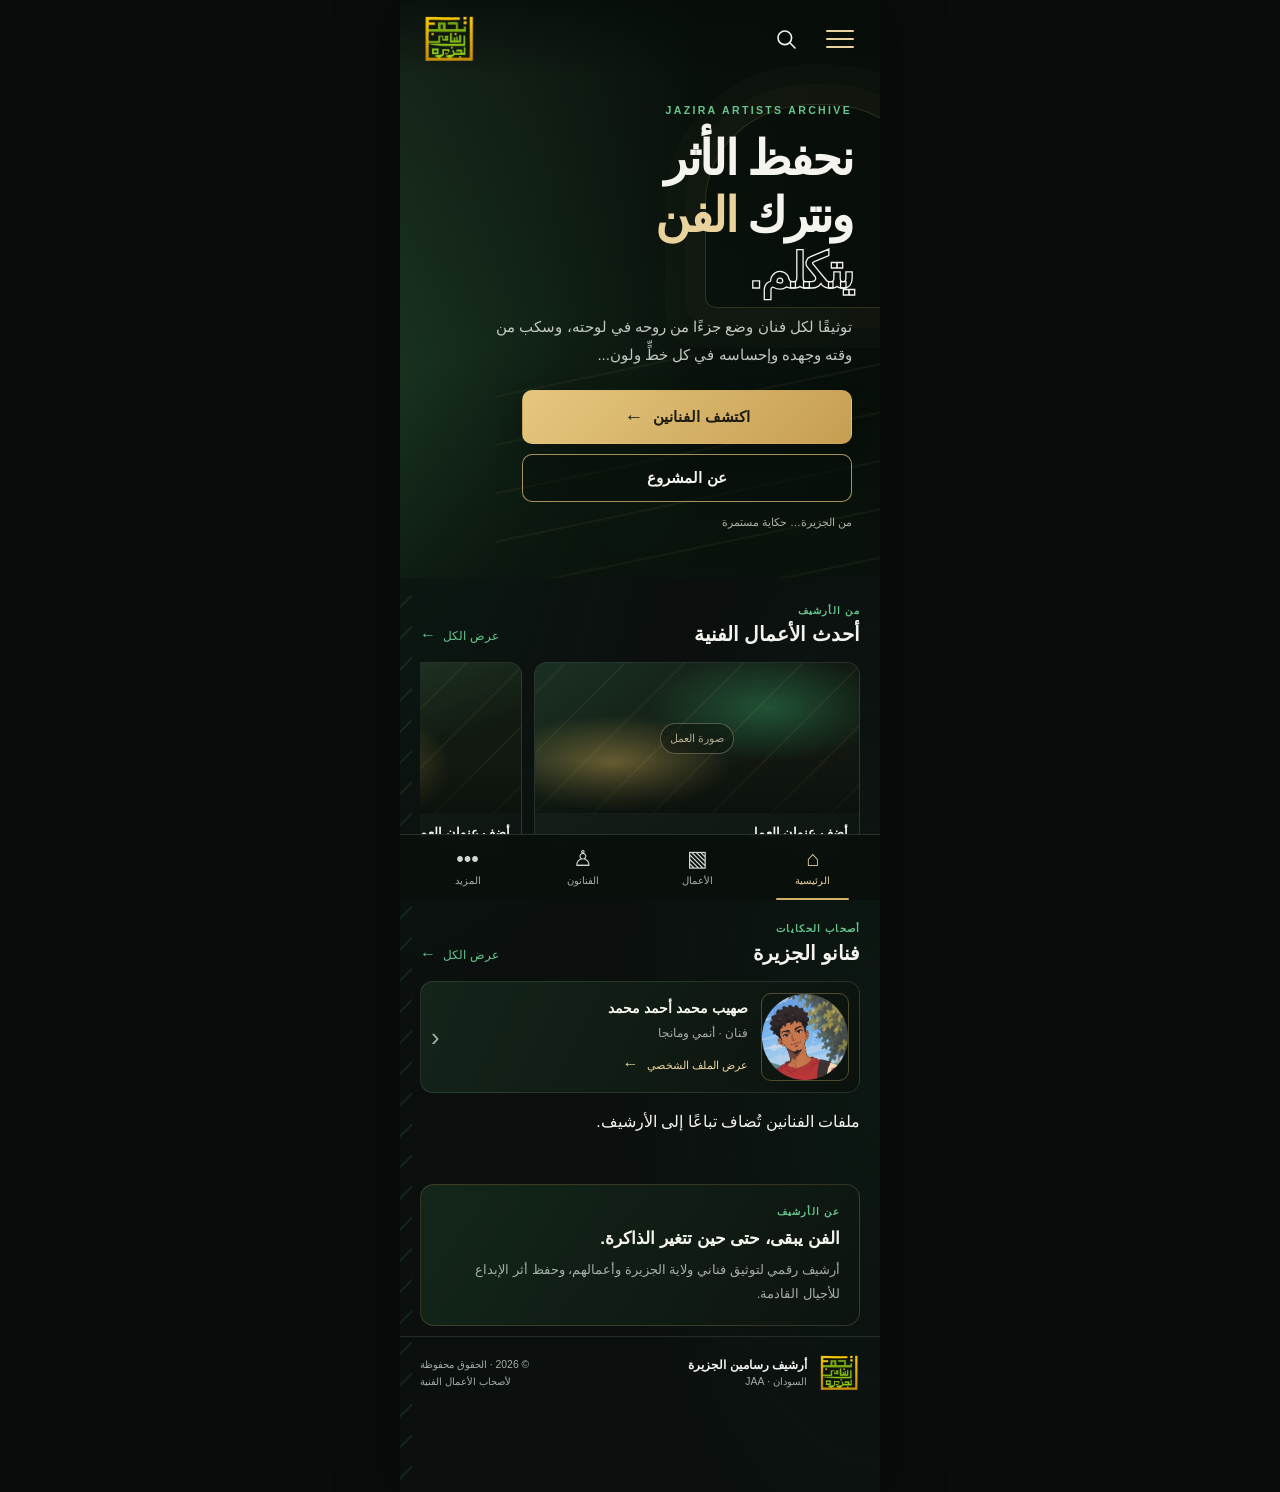
<file: index (1).html>
<!doctype html>
<html lang="ar" dir="rtl">
<head>
  <meta charset="utf-8">
  <meta name="viewport" content="width=device-width, initial-scale=1, viewport-fit=cover">
  <meta name="theme-color" content="#0b100e">
  <meta name="description" content="أرشيف رسامين الجزيرة؛ توثيقًا لكل فنان وضع جزءًا من روحه في لوحته، وسكب من وقته وجهده وإحساسه في كل خطٍّ ولون...">
  <title>JAA | أرشيف رسامين الجزيرة</title>
  <link rel="stylesheet" href="home-mobile.css">
</head>
<body>
  <div class="page-shell">
    <header class="topbar">
      <a class="brand-mark" href="#home" aria-label="أرشيف رسامين الجزيرة - الرئيسية">
        <img src="Sudanese-Artist.png" alt="شعار أرشيف رسامين الجزيرة">
      </a>
      <div class="header-actions">
        <details class="search-box">
          <summary aria-label="فتح البحث">
            <svg viewBox="0 0 24 24" aria-hidden="true"><circle cx="10.8" cy="10.8" r="6.8"></circle><path d="m16 16 5 5"></path></svg>
          </summary>
          <form action="#artworks" role="search">
            <label class="visually-hidden" for="archive-search">ابحث في الأرشيف</label>
            <input id="archive-search" type="search" placeholder="ابحث في الأرشيف...">
          </form>
        </details>
        <details class="menu-box">
          <summary aria-label="فتح القائمة">
            <span></span><span></span><span></span>
          </summary>
          <nav class="menu-panel" aria-label="القائمة الرئيسية">
            <a href="#home">الرئيسية</a>
            <a href="#artworks">الأعمال الفنية</a>
            <a href="#artists">الفنانون</a>
            <a href="#about">عن الأرشيف</a>
          </nav>
        </details>
      </div>
    </header>

    <main>
      <section class="hero" id="home" aria-labelledby="hero-title">
        <div class="hero-image" aria-hidden="true"></div>
        <div class="hero-content">
          <span class="eyebrow">JAZIRA ARTISTS ARCHIVE</span>
          <h1 id="hero-title">
            <span class="headline-white">نحفظ الأثر</span>
            <span class="headline-middle"><span>ونترك</span> <span class="headline-gold">الفن</span></span>
            <span class="headline-outline">يتكلم.</span>
          </h1>
          <p class="hero-description">توثيقًا لكل فنان وضع جزءًا من روحه في لوحته، وسكب من وقته وجهده وإحساسه في كل خطٍّ ولون...</p>
          <div class="hero-actions">
            <a class="button button-gold" href="#artists">اكتشف الفنانين <span aria-hidden="true">←</span></a>
            <a class="button button-outline" href="#about">عن المشروع</a>
          </div>
          <span class="hero-caption">من الجزيرة… حكاية مستمرة</span>
        </div>
        <div class="hero-side-label" aria-hidden="true">فنٌّ من الجزيرة إلى العالم</div>
      </section>

      <section class="content-section" id="artworks" aria-labelledby="artworks-title">
        <div class="section-heading">
          <div><span class="section-kicker">من الأرشيف</span><h2 id="artworks-title">أحدث الأعمال الفنية</h2></div>
          <a class="text-link" href="#artworks">عرض الكل <span aria-hidden="true">←</span></a>
        </div>
        <div class="artwork-list">
          <article class="artwork-card artwork-one">
            <div class="artwork-placeholder" aria-label="مساحة لإضافة صورة العمل الفني"><span>صورة العمل</span></div>
            <div class="artwork-meta"><div><h3>أضف عنوان العمل</h3><p>اسم الفنان</p></div><span class="artwork-year">2026</span></div>
          </article>
          <article class="artwork-card artwork-two">
            <div class="artwork-placeholder" aria-label="مساحة لإضافة صورة العمل الفني"><span>صورة العمل</span></div>
            <div class="artwork-meta"><div><h3>أضف عنوان العمل</h3><p>اسم الفنان</p></div><span class="artwork-year">2026</span></div>
          </article>
          <article class="artwork-card artwork-three">
            <div class="artwork-placeholder" aria-label="مساحة لإضافة صورة العمل الفني"><span>صورة العمل</span></div>
            <div class="artwork-meta"><div><h3>أضف عنوان العمل</h3><p>اسم الفنان</p></div><span class="artwork-year">2026</span></div>
          </article>
        </div>
      </section>

      <section class="content-section artists-section" id="artists" aria-labelledby="artists-title">
        <div class="section-heading">
          <div><span class="section-kicker">أصحاب الحكايات</span><h2 id="artists-title">فنانو الجزيرة</h2></div>
          <a class="text-link" href="sohaib.html">عرض الكل <span aria-hidden="true">←</span></a>
        </div>
        <a class="artist-card" href="sohaib.html">
          <img src="sohaib-profile.png" alt="صورة الفنان صهيب محمد أحمد محمد">
          <span class="artist-info"><strong>صهيب محمد أحمد محمد</strong><span>فنان · أنمي ومانجا</span><span class="artist-cta">عرض الملف الشخصي <b aria-hidden="true">←</b></span></span>
          <span class="artist-arrow" aria-hidden="true">‹</span>
        </a>
        <p class="artist-note">ملفات الفنانين تُضاف تباعًا إلى الأرشيف.</p>
      </section>

      <section class="about-section" id="about">
        <span class="section-kicker">عن الأرشيف</span>
        <h2>الفن يبقى، حتى حين تتغير الذاكرة.</h2>
        <p>أرشيف رقمي لتوثيق فناني ولاية الجزيرة وأعمالهم، وحفظ أثر الإبداع للأجيال القادمة.</p>
      </section>
    </main>

    <footer class="site-footer">
      <img src="Sudanese-Artist.png" alt="" aria-hidden="true">
      <div><strong>أرشيف رسامين الجزيرة</strong><span>السودان · JAA</span></div>
      <small>© 2026 · الحقوق محفوظة لأصحاب الأعمال الفنية</small>
    </footer>

    <nav class="bottom-nav" aria-label="التنقل السريع">
      <a class="bottom-link is-active" href="#home"><span class="nav-icon" aria-hidden="true">⌂</span><span>الرئيسية</span></a>
      <a class="bottom-link" href="#artworks"><span class="nav-icon" aria-hidden="true">▧</span><span>الأعمال</span></a>
      <a class="bottom-link" href="#artists"><span class="nav-icon" aria-hidden="true">♙</span><span>الفنانون</span></a>
      <a class="bottom-link" href="#about"><span class="nav-icon" aria-hidden="true">•••</span><span>المزيد</span></a>
    </nav>
  </div>
</body>
</html>
</file>
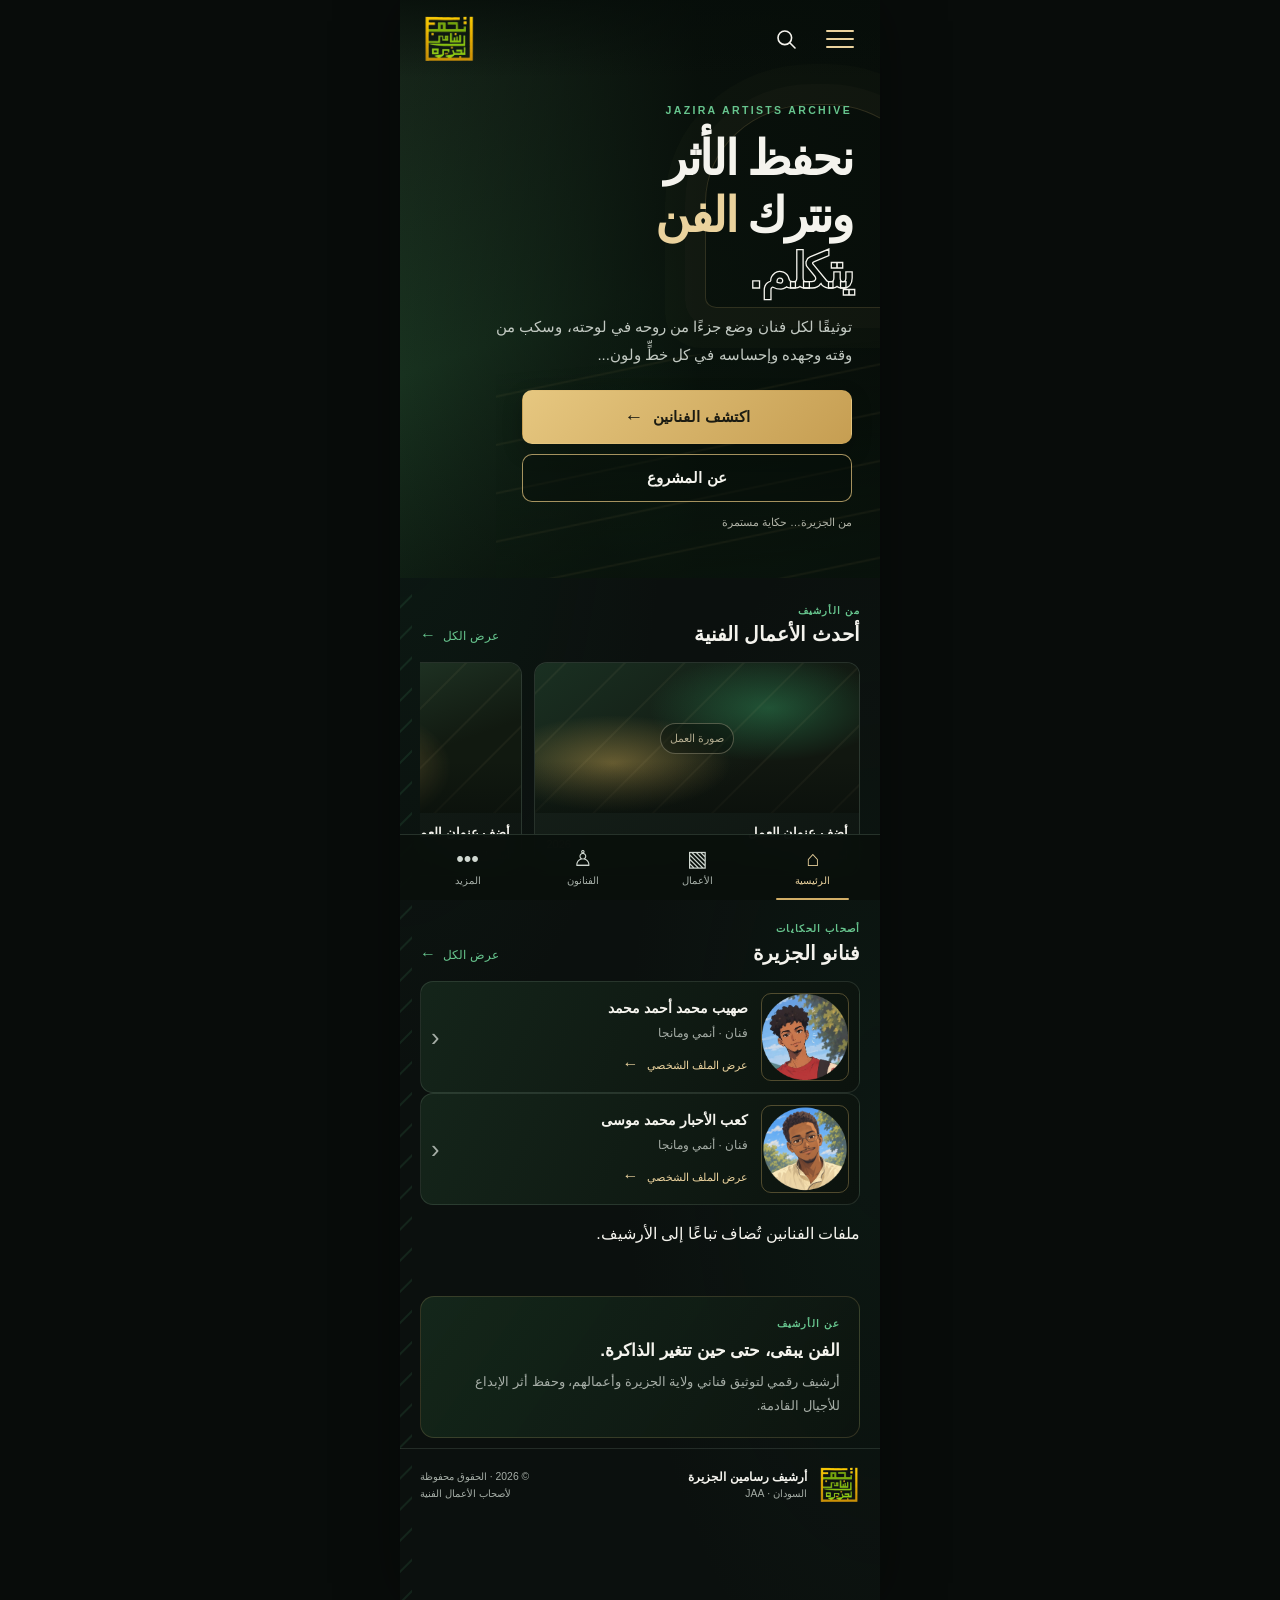
<file: index (2).html>
<!doctype html>
<html lang="ar" dir="rtl">
<head>
  <meta charset="utf-8">
  <meta name="viewport" content="width=device-width, initial-scale=1, viewport-fit=cover">
  <meta name="theme-color" content="#0b100e">
  <meta name="description" content="أرشيف رسامين الجزيرة؛ توثيقًا لكل فنان وضع جزءًا من روحه في لوحته، وسكب من وقته وجهده وإحساسه في كل خطٍّ ولون...">
  <title>JAA | أرشيف رسامين الجزيرة</title>
  <link rel="stylesheet" href="home-mobile.css">
</head>
<body>
  <div class="page-shell">
    <header class="topbar">
      <a class="brand-mark" href="#home" aria-label="أرشيف رسامين الجزيرة - الرئيسية">
        <img src="Sudanese-Artist.png" alt="شعار أرشيف رسامين الجزيرة">
      </a>
      <div class="header-actions">
        <details class="search-box">
          <summary aria-label="فتح البحث">
            <svg viewBox="0 0 24 24" aria-hidden="true"><circle cx="10.8" cy="10.8" r="6.8"></circle><path d="m16 16 5 5"></path></svg>
          </summary>
          <form action="#artworks" role="search">
            <label class="visually-hidden" for="archive-search">ابحث في الأرشيف</label>
            <input id="archive-search" type="search" placeholder="ابحث في الأرشيف...">
          </form>
        </details>
        <details class="menu-box">
          <summary aria-label="فتح القائمة">
            <span></span><span></span><span></span>
          </summary>
          <nav class="menu-panel" aria-label="القائمة الرئيسية">
            <a href="#home">الرئيسية</a>
            <a href="#artworks">الأعمال الفنية</a>
            <a href="#artists">الفنانون</a>
            <a href="#about">عن الأرشيف</a>
          </nav>
        </details>
      </div>
    </header>

    <main>
      <section class="hero" id="home" aria-labelledby="hero-title">
        <div class="hero-image" aria-hidden="true"></div>
        <div class="hero-content">
          <span class="eyebrow">JAZIRA ARTISTS ARCHIVE</span>
          <h1 id="hero-title">
            <span class="headline-white">نحفظ الأثر</span>
            <span class="headline-middle"><span>ونترك</span> <span class="headline-gold">الفن</span></span>
            <span class="headline-outline">يتكلم.</span>
          </h1>
          <p class="hero-description">توثيقًا لكل فنان وضع جزءًا من روحه في لوحته، وسكب من وقته وجهده وإحساسه في كل خطٍّ ولون...</p>
          <div class="hero-actions">
            <a class="button button-gold" href="#artists">اكتشف الفنانين <span aria-hidden="true">←</span></a>
            <a class="button button-outline" href="#about">عن المشروع</a>
          </div>
          <span class="hero-caption">من الجزيرة… حكاية مستمرة</span>
        </div>
        <div class="hero-side-label" aria-hidden="true">فنٌّ من الجزيرة إلى العالم</div>
      </section>

      <section class="content-section" id="artworks" aria-labelledby="artworks-title">
        <div class="section-heading">
          <div><span class="section-kicker">من الأرشيف</span><h2 id="artworks-title">أحدث الأعمال الفنية</h2></div>
          <a class="text-link" href="#artworks">عرض الكل <span aria-hidden="true">←</span></a>
        </div>
        <div class="artwork-list">
          <article class="artwork-card artwork-one">
            <div class="artwork-placeholder" aria-label="مساحة لإضافة صورة العمل الفني"><span>صورة العمل</span></div>
            <div class="artwork-meta"><div><h3>أضف عنوان العمل</h3><p>اسم الفنان</p></div><span class="artwork-year">2026</span></div>
          </article>
          <article class="artwork-card artwork-two">
            <div class="artwork-placeholder" aria-label="مساحة لإضافة صورة العمل الفني"><span>صورة العمل</span></div>
            <div class="artwork-meta"><div><h3>أضف عنوان العمل</h3><p>اسم الفنان</p></div><span class="artwork-year">2026</span></div>
          </article>
          <article class="artwork-card artwork-three">
            <div class="artwork-placeholder" aria-label="مساحة لإضافة صورة العمل الفني"><span>صورة العمل</span></div>
            <div class="artwork-meta"><div><h3>أضف عنوان العمل</h3><p>اسم الفنان</p></div><span class="artwork-year">2026</span></div>
          </article>
        </div>
      </section>

      <section class="content-section artists-section" id="artists" aria-labelledby="artists-title">
        <div class="section-heading">
          <div><span class="section-kicker">أصحاب الحكايات</span><h2 id="artists-title">فنانو الجزيرة</h2></div>
          <a class="text-link" href="sohaib.html">عرض الكل <span aria-hidden="true">←</span></a>
        </div>
        <a class="artist-card" href="sohaib.html">
          <img src="sohaib-profile.png" alt="صورة الفنان صهيب محمد أحمد محمد">
          <span class="artist-info"><strong>صهيب محمد أحمد محمد</strong><span>فنان · أنمي ومانجا</span><span class="artist-cta">عرض الملف الشخصي <b aria-hidden="true">←</b></span></span>
          <span class="artist-arrow" aria-hidden="true">‹</span>
        </a>
        <a class="artist-card" href="kaab.html">
          <img src="kab-profile.png" alt="صورة الفنان كعب الأحبار محمد موسى">
          <span class="artist-info"><strong>كعب الأحبار محمد موسى</strong><span>فنان · أنمي ومانجا</span><span class="artist-cta">عرض الملف الشخصي <b aria-hidden="true">←</b></span></span>
          <span class="artist-arrow" aria-hidden="true">‹</span>
        </a>
        <p class="artist-note">ملفات الفنانين تُضاف تباعًا إلى الأرشيف.</p>
      </section>

      <section class="about-section" id="about">
        <span class="section-kicker">عن الأرشيف</span>
        <h2>الفن يبقى، حتى حين تتغير الذاكرة.</h2>
        <p>أرشيف رقمي لتوثيق فناني ولاية الجزيرة وأعمالهم، وحفظ أثر الإبداع للأجيال القادمة.</p>
      </section>
    </main>

    <footer class="site-footer">
      <img src="Sudanese-Artist.png" alt="" aria-hidden="true">
      <div><strong>أرشيف رسامين الجزيرة</strong><span>السودان · JAA</span></div>
      <small>© 2026 · الحقوق محفوظة لأصحاب الأعمال الفنية</small>
    </footer>

    <nav class="bottom-nav" aria-label="التنقل السريع">
      <a class="bottom-link is-active" href="#home"><span class="nav-icon" aria-hidden="true">⌂</span><span>الرئيسية</span></a>
      <a class="bottom-link" href="#artworks"><span class="nav-icon" aria-hidden="true">▧</span><span>الأعمال</span></a>
      <a class="bottom-link" href="#artists"><span class="nav-icon" aria-hidden="true">♙</span><span>الفنانون</span></a>
      <a class="bottom-link" href="#about"><span class="nav-icon" aria-hidden="true">•••</span><span>المزيد</span></a>
    </nav>
  </div>
</body>
</html>
</file>
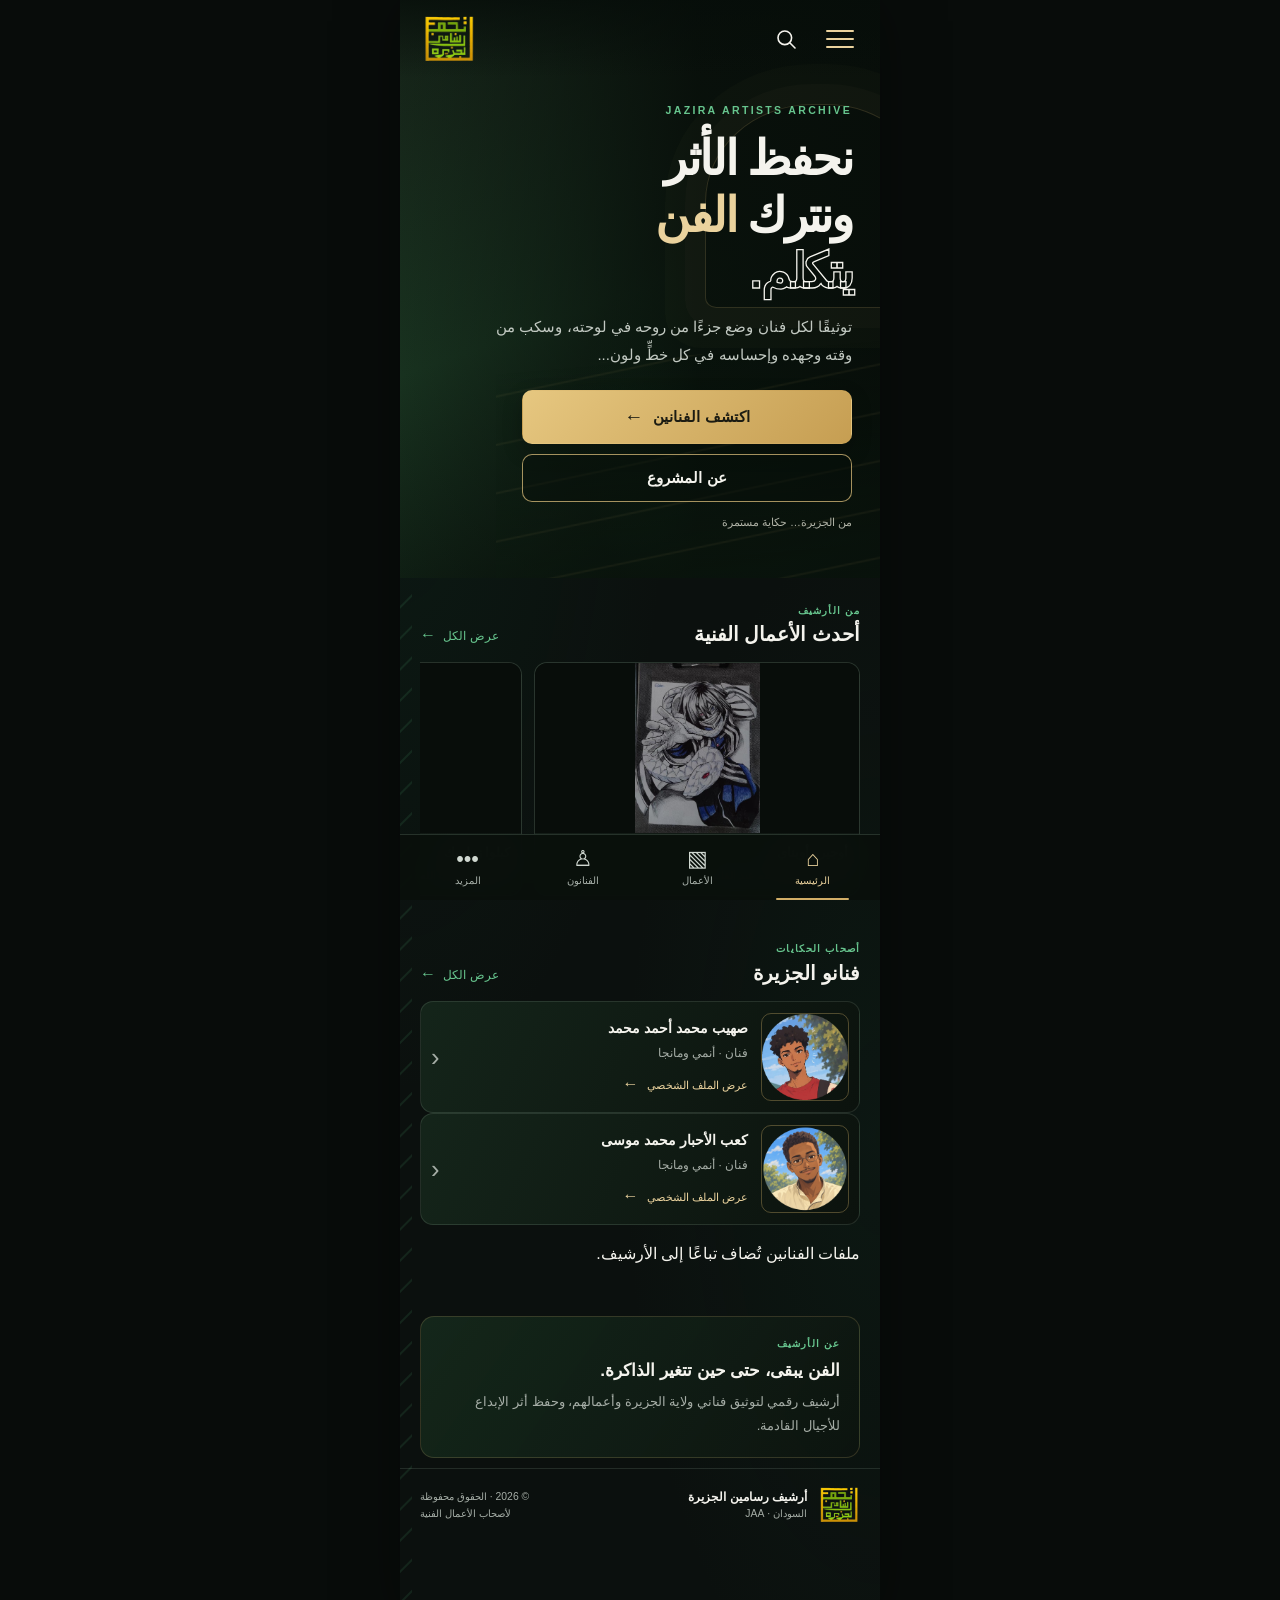
<file: index (3).html>
<!doctype html>
<html lang="ar" dir="rtl">
<head>
  <meta charset="utf-8">
  <meta name="viewport" content="width=device-width, initial-scale=1, viewport-fit=cover">
  <meta name="theme-color" content="#0b100e">
  <meta name="description" content="أرشيف رسامين الجزيرة؛ توثيقًا لكل فنان وضع جزءًا من روحه في لوحته، وسكب من وقته وجهده وإحساسه في كل خطٍّ ولون...">
  <title>JAA | أرشيف رسامين الجزيرة</title>
  <link rel="stylesheet" href="home-mobile.css">
</head>
<body>
  <div class="page-shell">
    <header class="topbar">
      <a class="brand-mark" href="#home" aria-label="أرشيف رسامين الجزيرة - الرئيسية">
        <img src="Sudanese-Artist.png" alt="شعار أرشيف رسامين الجزيرة">
      </a>
      <div class="header-actions">
        <details class="search-box">
          <summary aria-label="فتح البحث">
            <svg viewBox="0 0 24 24" aria-hidden="true"><circle cx="10.8" cy="10.8" r="6.8"></circle><path d="m16 16 5 5"></path></svg>
          </summary>
          <form action="#artworks" role="search">
            <label class="visually-hidden" for="archive-search">ابحث في الأرشيف</label>
            <input id="archive-search" type="search" placeholder="ابحث في الأرشيف...">
          </form>
        </details>
        <details class="menu-box">
          <summary aria-label="فتح القائمة">
            <span></span><span></span><span></span>
          </summary>
          <nav class="menu-panel" aria-label="القائمة الرئيسية">
            <a href="#home">الرئيسية</a>
            <a href="#artworks">الأعمال الفنية</a>
            <a href="#artists">الفنانون</a>
            <a href="#about">عن الأرشيف</a>
          </nav>
        </details>
      </div>
    </header>

    <main>
      <section class="hero" id="home" aria-labelledby="hero-title">
        <div class="hero-image" aria-hidden="true"></div>
        <div class="hero-content">
          <span class="eyebrow">JAZIRA ARTISTS ARCHIVE</span>
          <h1 id="hero-title">
            <span class="headline-white">نحفظ الأثر</span>
            <span class="headline-middle"><span>ونترك</span> <span class="headline-gold">الفن</span></span>
            <span class="headline-outline">يتكلم.</span>
          </h1>
          <p class="hero-description">توثيقًا لكل فنان وضع جزءًا من روحه في لوحته، وسكب من وقته وجهده وإحساسه في كل خطٍّ ولون...</p>
          <div class="hero-actions">
            <a class="button button-gold" href="#artists">اكتشف الفنانين <span aria-hidden="true">←</span></a>
            <a class="button button-outline" href="#about">عن المشروع</a>
          </div>
          <span class="hero-caption">من الجزيرة… حكاية مستمرة</span>
        </div>
        <div class="hero-side-label" aria-hidden="true">فنٌّ من الجزيرة إلى العالم</div>
      </section>

      <section class="content-section" id="artworks" aria-labelledby="artworks-title">
        <div class="section-heading">
          <div><span class="section-kicker">من الأرشيف</span><h2 id="artworks-title">أحدث الأعمال الفنية</h2></div>
          <a class="text-link" href="#artworks">عرض الكل <span aria-hidden="true">←</span></a>
        </div>
                <div class="artwork-list" id="latest-artworks" aria-live="polite">
          <a class="artwork-card" href="artists/sohaib.html#artworks">
            <img
              class="artwork-image"
              src="artworks/sohaib/artworks_sohaib_sohaib-art-01.jpg"
              alt="لوحة شينرا للفنان صهيب محمد أحمد محمد"
              loading="lazy"
            >
            <div class="artwork-meta">
              <div>
                <h3>شينرا</h3>
                <p>صهيب محمد أحمد محمد</p>
              </div>
              <span class="artwork-year">2026</span>
            </div>
          </a>
                </div>
      </section>

      <section class="content-section artists-section" id="artists" aria-labelledby="artists-title">
        <div class="section-heading">
          <div><span class="section-kicker">أصحاب الحكايات</span><h2 id="artists-title">فنانو الجزيرة</h2></div>
          <a class="text-link" href="artists/sohaib.html">عرض الكل <span aria-hidden="true">←</span></a>
        </div>
        <a class="artist-card" href="artists/sohaib.html">
          <img src="sohaib-profile.png" alt="صورة الفنان صهيب محمد أحمد محمد">
          <span class="artist-info"><strong>صهيب محمد أحمد محمد</strong><span>فنان · أنمي ومانجا</span><span class="artist-cta">عرض الملف الشخصي <b aria-hidden="true">←</b></span></span>
          <span class="artist-arrow" aria-hidden="true">‹</span>
        </a>
        <a class="artist-card" href="artists/kaab.html">
          <img src="kab-profile.png" alt="صورة الفنان كعب الأحبار محمد موسى">
          <span class="artist-info"><strong>كعب الأحبار محمد موسى</strong><span>فنان · أنمي ومانجا</span><span class="artist-cta">عرض الملف الشخصي <b aria-hidden="true">←</b></span></span>
          <span class="artist-arrow" aria-hidden="true">‹</span>
        </a>
        <p class="artist-note">ملفات الفنانين تُضاف تباعًا إلى الأرشيف.</p>
      </section>

      <section class="about-section" id="about">
        <span class="section-kicker">عن الأرشيف</span>
        <h2>الفن يبقى، حتى حين تتغير الذاكرة.</h2>
        <p>أرشيف رقمي لتوثيق فناني ولاية الجزيرة وأعمالهم، وحفظ أثر الإبداع للأجيال القادمة.</p>
      </section>
    </main>

    <footer class="site-footer">
      <img src="Sudanese-Artist.png" alt="" aria-hidden="true">
      <div><strong>أرشيف رسامين الجزيرة</strong><span>السودان · JAA</span></div>
      <small>© 2026 · الحقوق محفوظة لأصحاب الأعمال الفنية</small>
    </footer>

    <nav class="bottom-nav" aria-label="التنقل السريع">
      <a class="bottom-link is-active" href="#home"><span class="nav-icon" aria-hidden="true">⌂</span><span>الرئيسية</span></a>
      <a class="bottom-link" href="#artworks"><span class="nav-icon" aria-hidden="true">▧</span><span>الأعمال</span></a>
      <a class="bottom-link" href="#artists"><span class="nav-icon" aria-hidden="true">♙</span><span>الفنانون</span></a>
      <a class="bottom-link" href="#about"><span class="nav-icon" aria-hidden="true">•••</span><span>المزيد</span></a>
    </nav>
  </div>
    <script>
    (async function loadLatestArtworks() {
      const list = document.getElementById("latest-artworks");
      if (!list) return;

      try {
        const response = await fetch("artworks.json", { cache: "no-store" });
        if (!response.ok) return;

        const works = await response.json();
        if (!Array.isArray(works) || works.length === 0) return;

        const cards = works.slice(0, 3).map((work) => {
          const card = document.createElement("a");
          card.className = "artwork-card";
          card.href = work.href || "#artworks";
          card.setAttribute(
            "aria-label",
            `لوحة ${work.title} للفنان ${work.artist}`
          );

          const image = document.createElement("img");
          image.className = "artwork-image";
          image.src = work.image;
          image.alt = `لوحة ${work.title} للفنان ${work.artist}`;
          image.loading = "lazy";

          const meta = document.createElement("div");
          meta.className = "artwork-meta";

          const text = document.createElement("div");
          const title = document.createElement("h3");
          title.textContent = work.title;

          const artist = document.createElement("p");
          artist.textContent = work.artist;

          const year = document.createElement("span");
          year.className = "artwork-year";
          year.textContent = work.year || "";

          text.append(title, artist);
          meta.append(text, year);
          card.append(image, meta);

          return card;
        });

        list.replaceChildren(...cards);
      } catch (error) {
        console.error("تعذر تحميل أحدث الأعمال:", error);
      }
    })();
                                               </script>
</body>
</html>
</file>
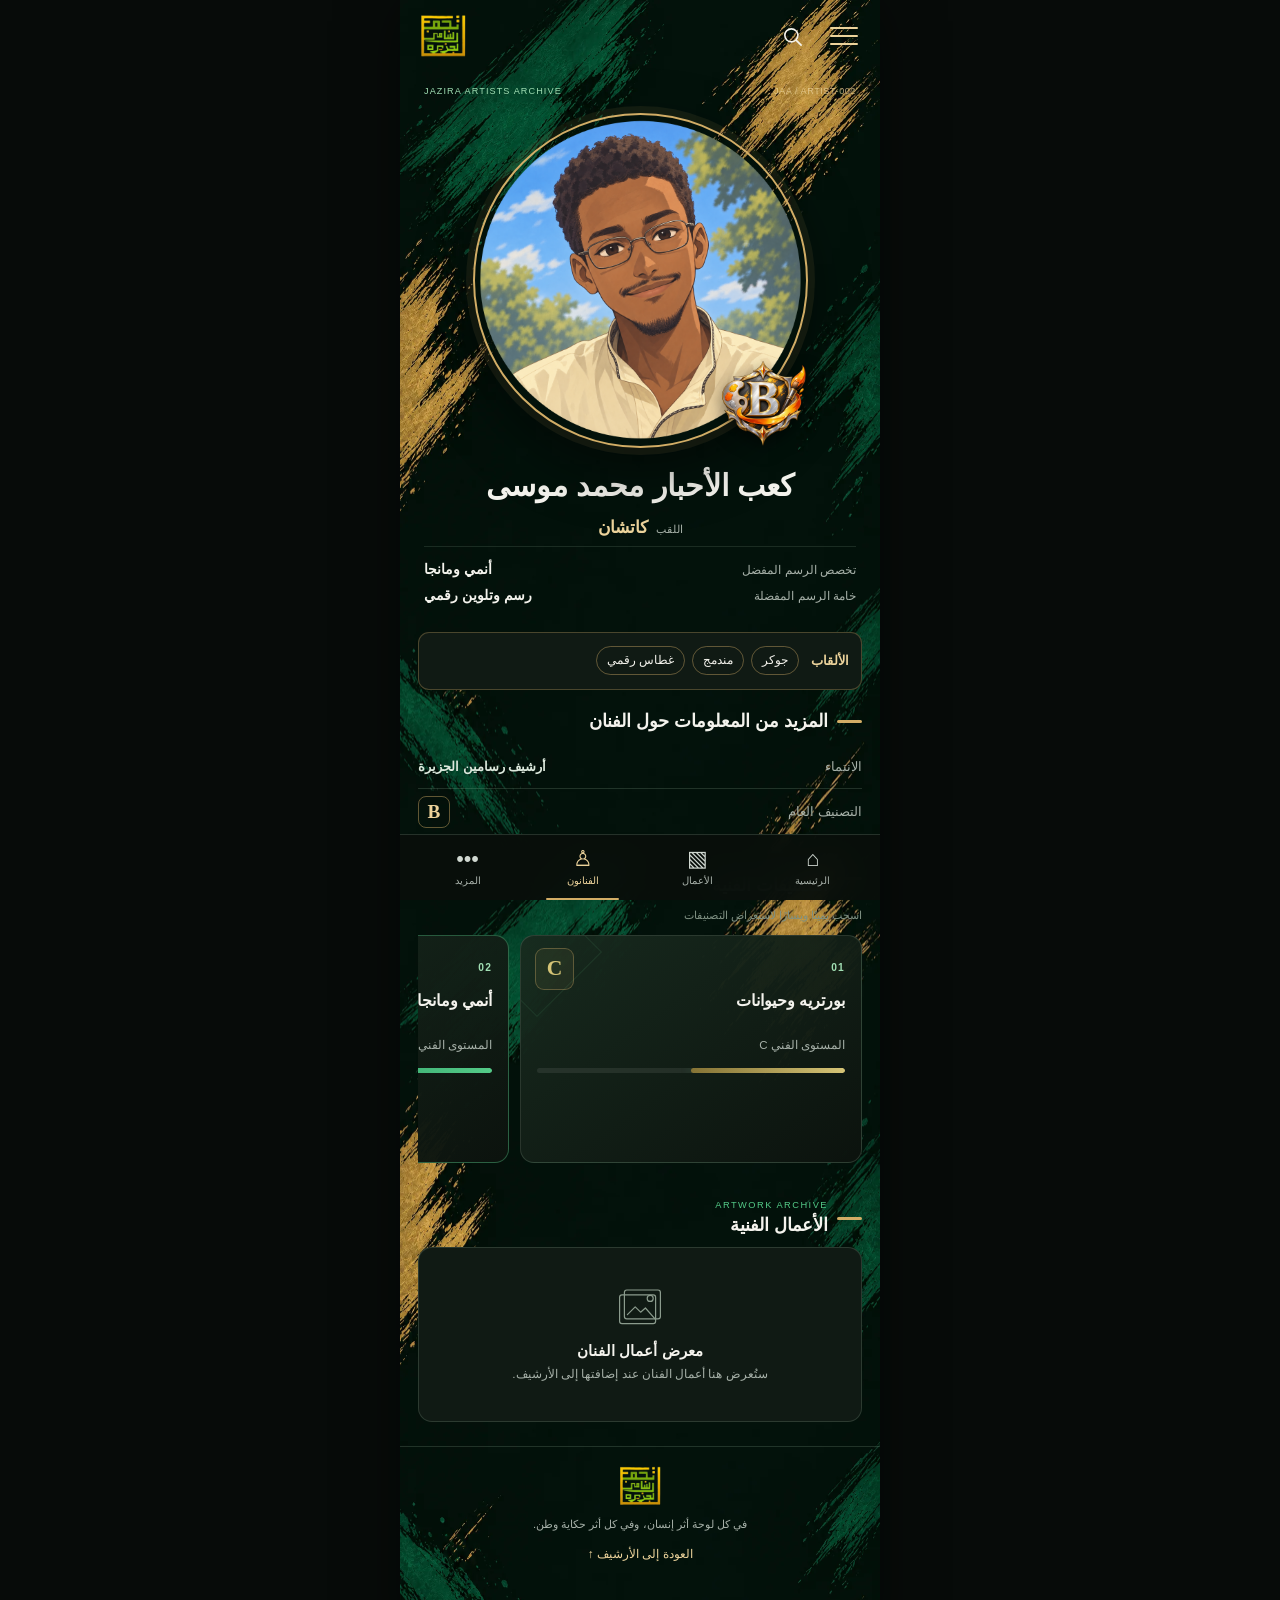
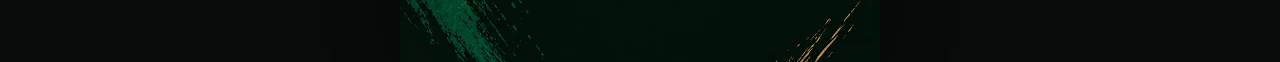
<file: kaab (1).html>
<!doctype html>
<html lang="ar" dir="rtl">
<head>
  <meta charset="utf-8">
  <meta name="viewport" content="width=device-width, initial-scale=1, viewport-fit=cover">
  <meta name="theme-color" content="#09100c">
  <meta name="description" content="الملف الفني لكعب الأحبار محمد موسى (كاتشان) من أرشيف رسامين الجزيرة.">
  <title>كعب الأحبار محمد موسى | JAA</title>
  <link rel="stylesheet" href="kaab-profile.css">
</head>
<body>
  <div class="profile-page">
    <header class="topbar">
      <a class="brand" href="index.html" aria-label="العودة إلى أرشيف رسامين الجزيرة"><img src="Sudanese-Artist.png" alt="شعار أرشيف رسامين الجزيرة"></a>
      <div class="top-actions">
        <a class="search-link" href="index.html#artworks" aria-label="الأعمال الفنية"><svg viewBox="0 0 24 24" aria-hidden="true"><circle cx="10.8" cy="10.8" r="6.8"></circle><path d="m16 16 5 5"></path></svg></a>
        <details class="menu"><summary aria-label="فتح القائمة"><i></i><i></i><i></i></summary><nav class="menu-panel" aria-label="القائمة الرئيسية"><a href="index.html">الرئيسية</a><a href="index.html#artists">الفنانون</a><a href="#classifications">التصنيفات الفنية</a><a href="#artworks">الأعمال الفنية</a></nav></details>
      </div>
    </header>

    <main>
      <section class="artist-hero" id="profile" aria-labelledby="artist-name">
        <div class="hero-paint" aria-hidden="true"></div>
        <div class="hero-meta"><span>JAZIRA ARTISTS ARCHIVE</span><span>JAA / ARTIST-002</span></div>
        <div class="portrait-wrap">
          <img class="portrait" src="kab-profile.png" alt="صورة كعب الأحبار محمد موسى">
          <div class="rank-badge" aria-label="التصنيف العام B"><img src="Rank-B.png" alt="شارة التصنيف B"></div>
        </div>
        <div class="identity">
          <h1 id="artist-name">كعب الأحبار محمد موسى</h1>
          <p class="nickname"><span>اللقب</span><strong>كاتشان</strong></p>
        </div>
        <div class="preferences" aria-label="التفضيلات الفنية">
          <p><span>تخصص الرسم المفضل</span><strong>أنمي ومانجا</strong></p>
          <p><span>خامة الرسم المفضلة</span><strong>رسم وتلوين رقمي</strong></p>
        </div>
      </section>

      <section class="titles-strip" aria-labelledby="titles-heading">
        <h2 id="titles-heading">الألقاب</h2>
        <ul class="title-list"><li>جوكر</li><li>مندمج</li><li>غطاس رقمي</li></ul>
      </section>

      <section class="more-info" aria-labelledby="more-info-heading">
        <div class="section-heading"><span class="section-mark" aria-hidden="true"></span><h2 id="more-info-heading">المزيد من المعلومات حول الفنان</h2></div>
        <div class="info-line"><span>الانتماء</span><strong>أرشيف رسامين الجزيرة</strong></div>
        <div class="info-line"><span>التصنيف العام</span><strong class="overall-rank">B</strong></div>
      </section>

      <section class="content-section" id="classifications" aria-labelledby="classifications-heading">
        <div class="section-heading"><span class="section-mark" aria-hidden="true"></span><div><span class="section-kicker">ART CLASSIFICATION</span><h2 id="classifications-heading">التصنيفات الفنية</h2></div></div>
        <p class="swipe-hint">اسحب يمينًا ويسارًا لاستعراض التصنيفات</p>
        <div class="classification-scroller" tabindex="0" aria-label="قائمة التصنيفات الفنية؛ اسحب أفقيًا">
          <article class="category-card grade-c"><span class="category-order">01</span><span class="grade">C</span><h3>بورتريه وحيوانات</h3><p>المستوى الفني C</p><div class="grade-track"><span style="width:50%"></span></div></article>
          <article class="category-card grade-a"><span class="category-order">02</span><span class="grade">A</span><h3>أنمي ومانجا</h3><p>المستوى الفني A</p><div class="grade-track"><span style="width:100%"></span></div></article>
          <article class="category-card grade-unrated"><span class="category-order">03</span><span class="grade">—</span><h3>طبيعة وطبيعة صامتة</h3><p>لم يحدد المستوى</p><div class="grade-track"><span style="width:0%"></span></div></article>
          <article class="category-card grade-e"><span class="category-order">04</span><span class="grade">E</span><h3>فن تشكيلي وتجريدي</h3><p>المستوى الفني E</p><div class="grade-track"><span style="width:20%"></span></div></article>
          <article class="category-card grade-unrated"><span class="category-order">05</span><span class="grade">—</span><h3>آخر</h3><p>تصنيفات إضافية</p><div class="grade-track"><span style="width:0%"></span></div></article>
          <article class="category-card chart-card"><span class="category-order">06</span><h3>مخطط المهارات</h3><p>مستويات التصنيفات المسجّلة</p>
            <svg class="skill-chart" viewBox="0 0 300 170" role="img" aria-label="مخطط يوضح بورتريه وحيوانات C، أنمي ومانجا A، فن تشكيلي وتجريدي E">
              <defs><linearGradient id="chartFill" x1="0" x2="0" y1="0" y2="1"><stop offset="0" stop-color="#51ce8a" stop-opacity=".38"/><stop offset="1" stop-color="#51ce8a" stop-opacity=".02"/></linearGradient></defs>
              <path class="chart-grid" d="M28 28H286M28 63H286M28 98H286M28 133H286M28 28V137"/>
              <path class="chart-area" d="M48 82 L112 34 L176 137 L240 137 L240 137 L48 137 Z"/>
              <path class="chart-line" d="M48 82 L112 34 L176 137 L240 137"/>
              <circle class="chart-point" cx="48" cy="82" r="4"/><circle class="chart-point" cx="112" cy="34" r="4"/><circle class="chart-point" cx="176" cy="137" r="4"/>
              <text x="48" y="158">بورتريه</text><text x="112" y="158">أنمي</text><text x="176" y="158">تشكيلي</text><text x="240" y="158">آخر</text>
            </svg><span class="chart-note">يعرض التصنيفات التي حُدد مستواها فقط</span>
          </article>
        </div>
      </section>

      <section class="content-section artworks-section" id="artworks" aria-labelledby="artworks-heading">
        <div class="section-heading"><span class="section-mark" aria-hidden="true"></span><div><span class="section-kicker">ARTWORK ARCHIVE</span><h2 id="artworks-heading">الأعمال الفنية</h2></div></div>
        <div class="empty-gallery"><svg viewBox="0 0 100 76" aria-hidden="true"><rect x="16" y="16" width="60" height="48" rx="4"/><rect x="24" y="8" width="60" height="48" rx="4"/><circle cx="67" cy="22" r="5"/><path d="m29 49 13-13 9 9 8-7 16 18"/></svg><h3>معرض أعمال الفنان</h3><p>ستُعرض هنا أعمال الفنان عند إضافتها إلى الأرشيف.</p></div>
      </section>
    </main>

    <footer class="profile-footer"><img src="Sudanese-Artist.png" alt=""><p>في كل لوحة أثر إنسان، وفي كل أثر حكاية وطن.</p><a href="index.html">العودة إلى الأرشيف ↑</a></footer>
    <nav class="bottom-nav" aria-label="التنقل السريع"><a href="index.html"><span class="nav-icon" aria-hidden="true">⌂</span><span>الرئيسية</span></a><a href="#artworks"><span class="nav-icon" aria-hidden="true">▧</span><span>الأعمال</span></a><a class="is-active" href="index.html#artists"><span class="nav-icon" aria-hidden="true">♙</span><span>الفنانون</span></a><a href="#more-info-heading"><span class="nav-icon" aria-hidden="true">•••</span><span>المزيد</span></a></nav>
  </div>
</body>
</html>
</file>
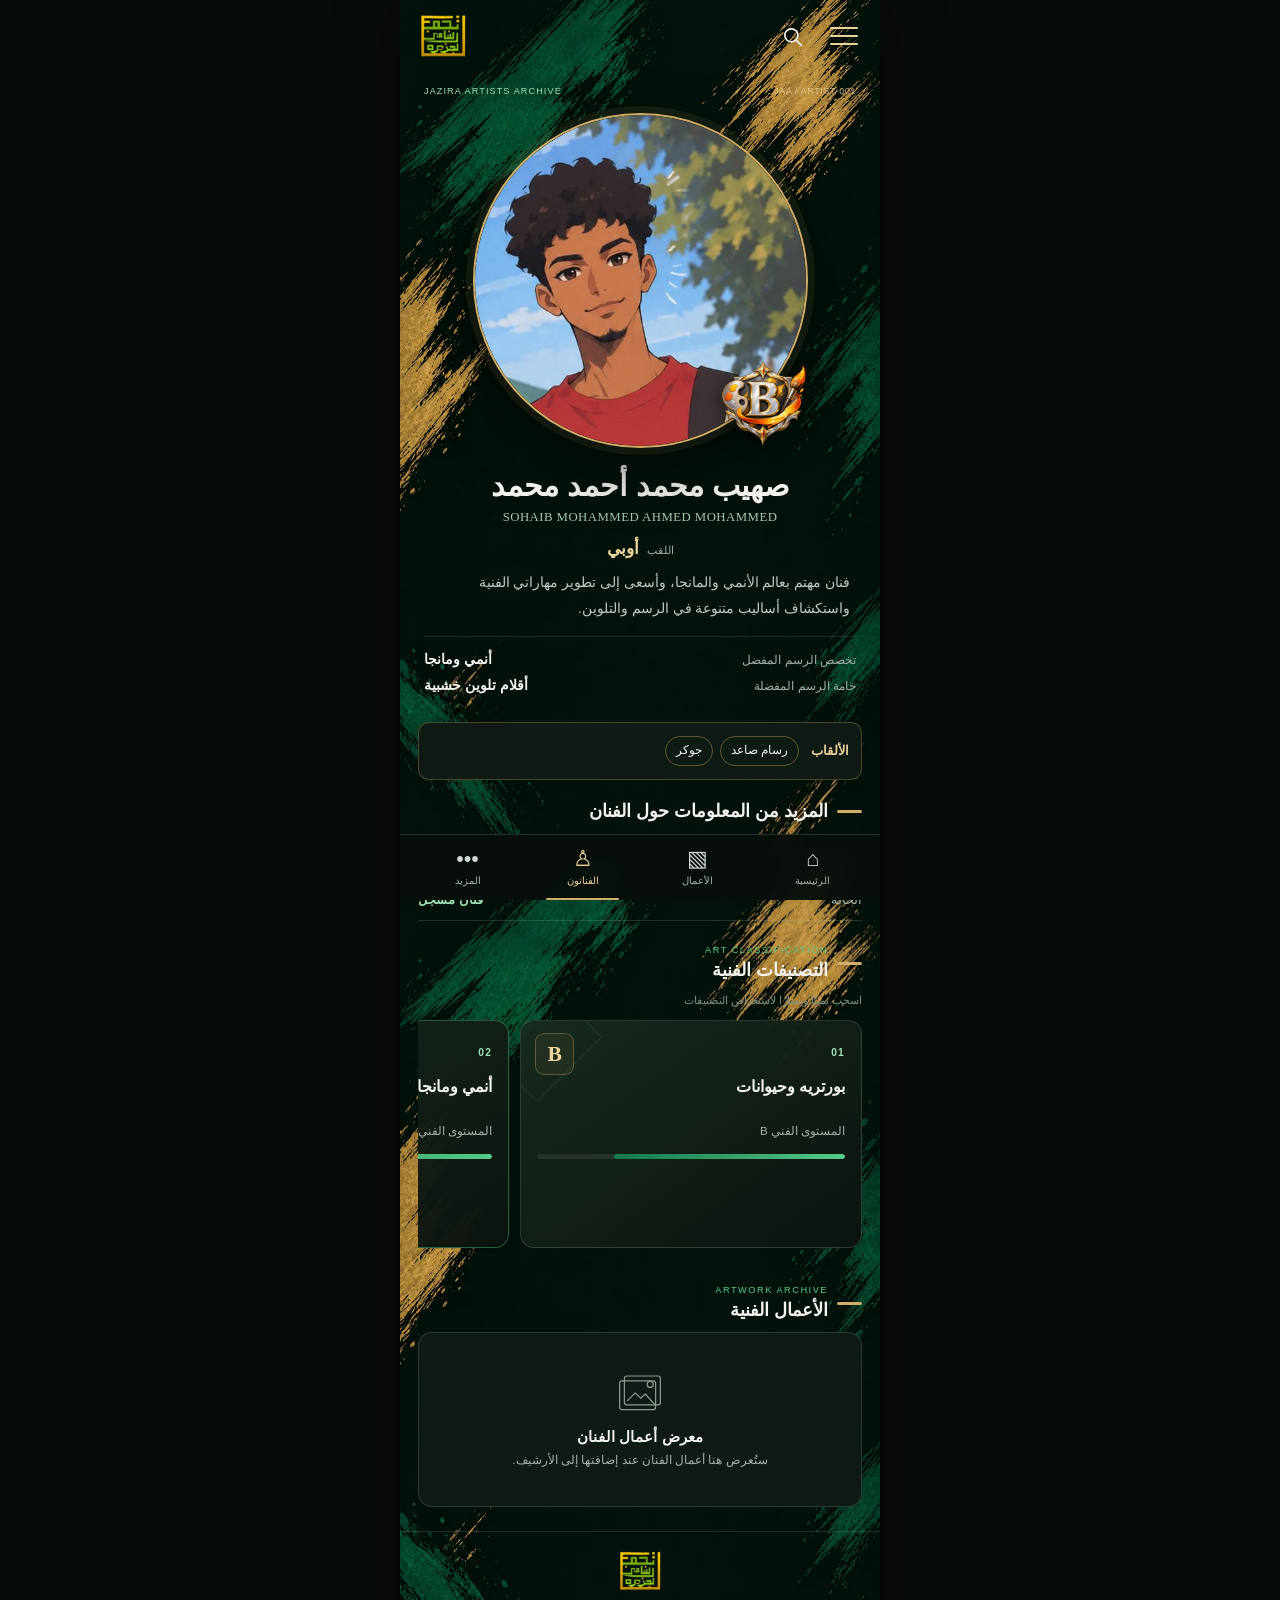
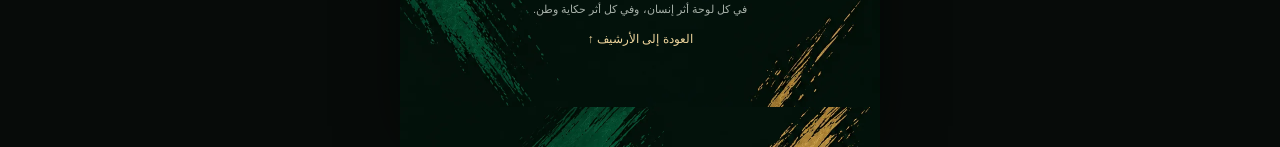
<file: sohaib (1).html>
<!doctype html>
<html lang="ar" dir="rtl">
<head>
  <meta charset="utf-8">
  <meta name="viewport" content="width=device-width, initial-scale=1, viewport-fit=cover">
  <meta name="theme-color" content="#09100c">
  <meta name="description" content="الملف الفني للفنان صهيب محمد أحمد محمد، من أرشيف رسامين الجزيرة.">
  <title>صهيب محمد أحمد محمد | JAA</title>
  <link rel="stylesheet" href="profile-mobile.css">
</head>
<body>
  <div class="profile-page">
    <header class="topbar">
      <a class="brand" href="index.html" aria-label="العودة إلى أرشيف رسامين الجزيرة">
        <img src="Sudanese-Artist.png" alt="شعار أرشيف رسامين الجزيرة">
      </a>
      <div class="top-actions">
        <a class="search-link" href="index.html#artworks" aria-label="الأعمال الفنية">
          <svg viewBox="0 0 24 24" aria-hidden="true"><circle cx="10.8" cy="10.8" r="6.8"></circle><path d="m16 16 5 5"></path></svg>
        </a>
        <details class="menu">
          <summary aria-label="فتح القائمة"><i></i><i></i><i></i></summary>
          <nav class="menu-panel" aria-label="القائمة الرئيسية">
            <a href="index.html">الرئيسية</a>
            <a href="index.html#artists">الفنانون</a>
            <a href="#classifications">التصنيفات الفنية</a>
            <a href="#artworks">الأعمال الفنية</a>
          </nav>
        </details>
      </div>
    </header>

    <main>
      <section class="artist-hero" id="profile" aria-labelledby="artist-name">
        <div class="hero-paint" aria-hidden="true"></div>
        <div class="hero-meta"><span>JAZIRA ARTISTS ARCHIVE</span><span>JAA / ARTIST-001</span></div>
        <div class="portrait-wrap">
          <img class="portrait" src="sohaib-profile.png" alt="صورة الفنان صهيب محمد أحمد محمد">
          <div class="rank-badge" aria-label="التصنيف العام B"><img src="Rank-B.png" alt="شارة التصنيف B"></div>
        </div>
        <div class="identity">
          <h1 id="artist-name">صهيب محمد أحمد محمد</h1>
          <p class="english-name" lang="en" dir="ltr">SOHAIB MOHAMMED AHMED MOHAMMED</p>
          <p class="nickname"><span>اللقب</span><strong>أوبي</strong></p>
          <p class="bio">فنان مهتم بعالم الأنمي والمانجا، وأسعى إلى تطوير مهاراتي الفنية واستكشاف أساليب متنوعة في الرسم والتلوين.</p>
        </div>
        <div class="preferences" aria-label="التفضيلات الفنية">
          <p><span>تخصص الرسم المفضل</span><strong>أنمي ومانجا</strong></p>
          <p><span>خامة الرسم المفضلة</span><strong>أقلام تلوين خشبية</strong></p>
        </div>
      </section>

      <section class="titles-strip" aria-labelledby="titles-heading">
        <h2 id="titles-heading">الألقاب</h2>
        <ul class="title-list">
          <li>رسام صاعد</li>
          <li>جوكر</li>
        </ul>
      </section>

      <section class="more-info" aria-labelledby="more-info-heading">
        <div class="section-heading">
          <span class="section-mark" aria-hidden="true"></span>
          <h2 id="more-info-heading">المزيد من المعلومات حول الفنان</h2>
        </div>
        <div class="info-line"><span>الانتماء</span><strong>أرشيف رسامين الجزيرة</strong></div>
        <div class="info-line"><span>الحالة</span><strong class="active-status">فنان مسجّل</strong></div>
      </section>

      <section class="content-section" id="classifications" aria-labelledby="classifications-heading">
        <div class="section-heading">
          <span class="section-mark" aria-hidden="true"></span>
          <div><span class="section-kicker">ART CLASSIFICATION</span><h2 id="classifications-heading">التصنيفات الفنية</h2></div>
        </div>
        <p class="swipe-hint">اسحب يمينًا ويسارًا لاستعراض التصنيفات</p>
        <div class="classification-scroller" tabindex="0" aria-label="قائمة التصنيفات الفنية؛ اسحب أفقيًا">
          <article class="category-card grade-b">
            <span class="category-order">01</span><span class="grade">B</span>
            <h3>بورتريه وحيوانات</h3><p>المستوى الفني B</p>
            <div class="grade-track"><span style="width:75%"></span></div>
          </article>
          <article class="category-card grade-a">
            <span class="category-order">02</span><span class="grade">A</span>
            <h3>أنمي ومانجا</h3><p>المستوى الفني A</p>
            <div class="grade-track"><span style="width:100%"></span></div>
          </article>
          <article class="category-card grade-b">
            <span class="category-order">03</span><span class="grade">B</span>
            <h3>طبيعة وطبيعة صامتة</h3><p>المستوى الفني B</p>
            <div class="grade-track"><span style="width:75%"></span></div>
          </article>
          <article class="category-card grade-e">
            <span class="category-order">04</span><span class="grade">E</span>
            <h3>فن تشكيلي وتجريدي</h3><p>المستوى الفني E</p>
            <div class="grade-track"><span style="width:20%"></span></div>
          </article>
          <article class="category-card grade-none">
            <span class="category-order">05</span><span class="grade">—</span>
            <h3>آخر</h3><p>تصنيفات إضافية</p>
            <div class="grade-track"><span style="width:0%"></span></div>
          </article>
          <article class="category-card chart-card">
            <span class="category-order">06</span>
            <h3>مخطط المهارات</h3><p>مستويات التصنيفات المسجّلة</p>
            <svg class="skill-chart" viewBox="0 0 300 170" role="img" aria-label="مخطط لمستويات بورتريه B، أنمي ومانجا A، الطبيعة B، والفن التشكيلي E">
              <defs><linearGradient id="chartFill" x1="0" x2="0" y1="0" y2="1"><stop offset="0" stop-color="#51ce8a" stop-opacity=".38"/><stop offset="1" stop-color="#51ce8a" stop-opacity=".02"/></linearGradient></defs>
              <path class="chart-grid" d="M28 28H286M28 63H286M28 98H286M28 133H286M28 28V137"/>
              <path class="chart-area" d="M48 62 L112 34 L176 62 L240 119 L240 137 L48 137 Z"/>
              <path class="chart-line" d="M48 62 L112 34 L176 62 L240 119"/>
              <circle class="chart-point" cx="48" cy="62" r="4"/><circle class="chart-point" cx="112" cy="34" r="4"/><circle class="chart-point" cx="176" cy="62" r="4"/><circle class="chart-point" cx="240" cy="119" r="4"/>
              <text x="48" y="158">بورتريه</text><text x="112" y="158">أنمي</text><text x="176" y="158">طبيعة</text><text x="240" y="158">تشكيلي</text>
            </svg>
            <span class="chart-note">لا يتضمن التصنيفات غير المقيمة</span>
          </article>
        </div>
      </section>

      <section class="content-section artworks-section" id="artworks" aria-labelledby="artworks-heading">
        <div class="section-heading">
          <span class="section-mark" aria-hidden="true"></span>
          <div><span class="section-kicker">ARTWORK ARCHIVE</span><h2 id="artworks-heading">الأعمال الفنية</h2></div>
        </div>
        <div class="empty-gallery">
          <svg viewBox="0 0 100 76" aria-hidden="true"><rect x="16" y="16" width="60" height="48" rx="4"/><rect x="24" y="8" width="60" height="48" rx="4"/><circle cx="67" cy="22" r="5"/><path d="m29 49 13-13 9 9 8-7 16 18"/></svg>
          <h3>معرض أعمال الفنان</h3>
          <p>ستُعرض هنا أعمال الفنان عند إضافتها إلى الأرشيف.</p>
        </div>
      </section>
    </main>

    <footer class="profile-footer">
      <img src="Sudanese-Artist.png" alt="">
      <p>في كل لوحة أثر إنسان، وفي كل أثر حكاية وطن.</p>
      <a href="index.html">العودة إلى الأرشيف ↑</a>
    </footer>

    <nav class="bottom-nav" aria-label="التنقل السريع">
      <a href="index.html"><span class="nav-icon" aria-hidden="true">⌂</span><span>الرئيسية</span></a>
      <a href="#artworks"><span class="nav-icon" aria-hidden="true">▧</span><span>الأعمال</span></a>
      <a class="is-active" href="index.html#artists"><span class="nav-icon" aria-hidden="true">♙</span><span>الفنانون</span></a>
      <a href="#more-info-heading"><span class="nav-icon" aria-hidden="true">•••</span><span>المزيد</span></a>
    </nav>
  </div>
</body>
</html>
</file>
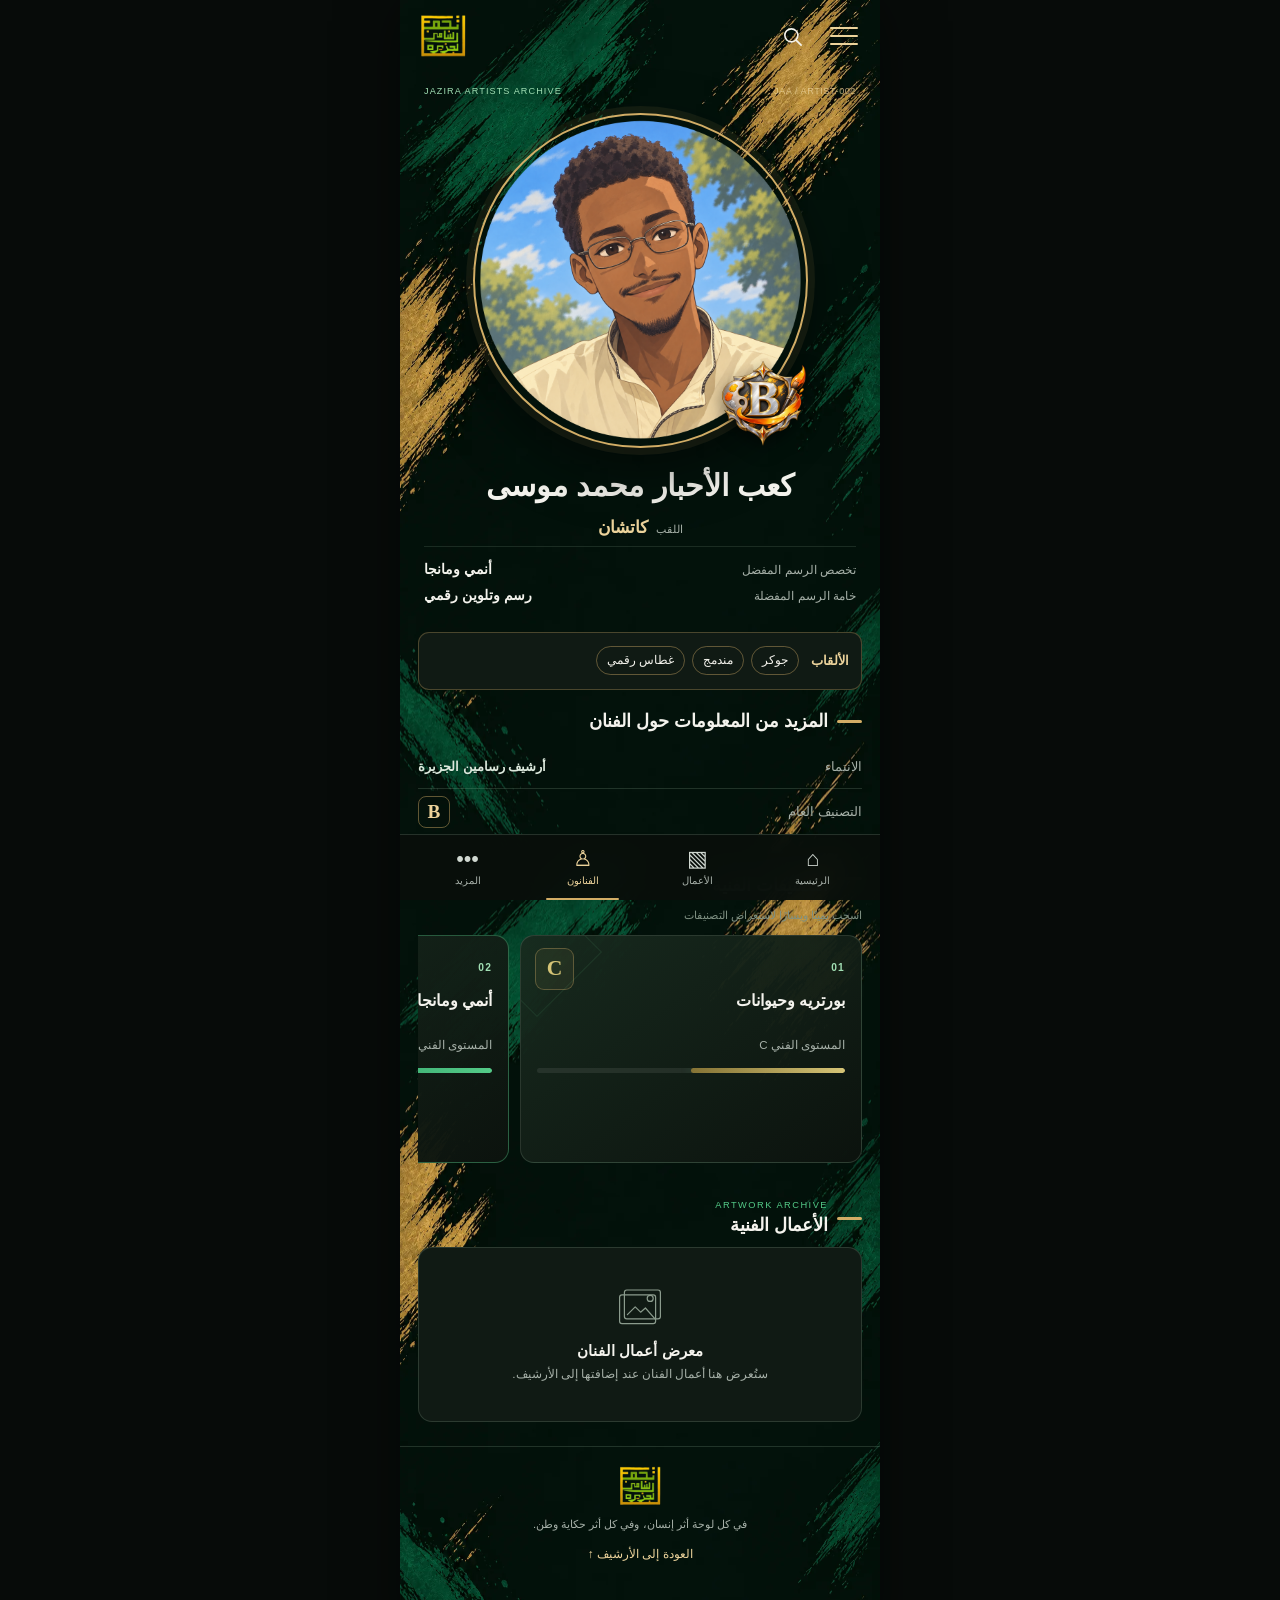
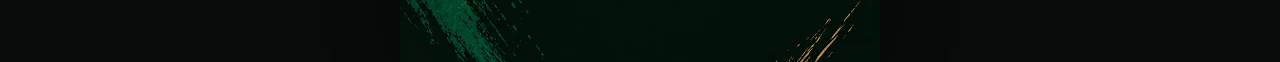
<file: artists/kaab (2).html>
<!doctype html>
<html lang="ar" dir="rtl">
<head>
  <meta charset="utf-8">
  <meta name="viewport" content="width=device-width, initial-scale=1, viewport-fit=cover">
  <meta name="theme-color" content="#09100c">
  <meta name="description" content="الملف الفني لكعب الأحبار محمد موسى (كاتشان) من أرشيف رسامين الجزيرة.">
  <title>كعب الأحبار محمد موسى | JAA</title>
  <link rel="stylesheet" href="../kaab-profile.css">
</head>
<body>
  <div class="profile-page">
    <header class="topbar">
      <a class="brand" href="../index.html" aria-label="العودة إلى أرشيف رسامين الجزيرة"><img src="../Sudanese-Artist.png" alt="شعار أرشيف رسامين الجزيرة"></a>
      <div class="top-actions">
        <a class="search-link" href="../index.html#artworks" aria-label="الأعمال الفنية"><svg viewBox="0 0 24 24" aria-hidden="true"><circle cx="10.8" cy="10.8" r="6.8"></circle><path d="m16 16 5 5"></path></svg></a>
        <details class="menu"><summary aria-label="فتح القائمة"><i></i><i></i><i></i></summary><nav class="menu-panel" aria-label="القائمة الرئيسية"><a href="../index.html">الرئيسية</a><a href="../index.html#artists">الفنانون</a><a href="#classifications">التصنيفات الفنية</a><a href="#artworks">الأعمال الفنية</a></nav></details>
      </div>
    </header>

    <main>
      <section class="artist-hero" id="profile" aria-labelledby="artist-name">
        <div class="hero-paint" aria-hidden="true"></div>
        <div class="hero-meta"><span>JAZIRA ARTISTS ARCHIVE</span><span>JAA / ARTIST-002</span></div>
        <div class="portrait-wrap">
          <img class="portrait" src="../kab-profile.png" alt="صورة كعب الأحبار محمد موسى">
          <div class="rank-badge" aria-label="التصنيف العام B"><img src="../Rank-B.png" alt="شارة التصنيف B"></div>
        </div>
        <div class="identity">
          <h1 id="artist-name">كعب الأحبار محمد موسى</h1>
          <p class="nickname"><span>اللقب</span><strong>كاتشان</strong></p>
        </div>
        <div class="preferences" aria-label="التفضيلات الفنية">
          <p><span>تخصص الرسم المفضل</span><strong>أنمي ومانجا</strong></p>
          <p><span>خامة الرسم المفضلة</span><strong>رسم وتلوين رقمي</strong></p>
        </div>
      </section>

      <section class="titles-strip" aria-labelledby="titles-heading">
        <h2 id="titles-heading">الألقاب</h2>
        <ul class="title-list"><li>جوكر</li><li>مندمج</li><li>غطاس رقمي</li></ul>
      </section>

      <section class="more-info" aria-labelledby="more-info-heading">
        <div class="section-heading"><span class="section-mark" aria-hidden="true"></span><h2 id="more-info-heading">المزيد من المعلومات حول الفنان</h2></div>
        <div class="info-line"><span>الانتماء</span><strong>أرشيف رسامين الجزيرة</strong></div>
        <div class="info-line"><span>التصنيف العام</span><strong class="overall-rank">B</strong></div>
      </section>

      <section class="content-section" id="classifications" aria-labelledby="classifications-heading">
        <div class="section-heading"><span class="section-mark" aria-hidden="true"></span><div><span class="section-kicker">ART CLASSIFICATION</span><h2 id="classifications-heading">التصنيفات الفنية</h2></div></div>
        <p class="swipe-hint">اسحب يمينًا ويسارًا لاستعراض التصنيفات</p>
        <div class="classification-scroller" tabindex="0" aria-label="قائمة التصنيفات الفنية؛ اسحب أفقيًا">
          <article class="category-card grade-c"><span class="category-order">01</span><span class="grade">C</span><h3>بورتريه وحيوانات</h3><p>المستوى الفني C</p><div class="grade-track"><span style="width:50%"></span></div></article>
          <article class="category-card grade-a"><span class="category-order">02</span><span class="grade">A</span><h3>أنمي ومانجا</h3><p>المستوى الفني A</p><div class="grade-track"><span style="width:100%"></span></div></article>
          <article class="category-card grade-unrated"><span class="category-order">03</span><span class="grade">—</span><h3>طبيعة وطبيعة صامتة</h3><p>لم يحدد المستوى</p><div class="grade-track"><span style="width:0%"></span></div></article>
          <article class="category-card grade-e"><span class="category-order">04</span><span class="grade">E</span><h3>فن تشكيلي وتجريدي</h3><p>المستوى الفني E</p><div class="grade-track"><span style="width:20%"></span></div></article>
          <article class="category-card grade-unrated"><span class="category-order">05</span><span class="grade">—</span><h3>آخر</h3><p>تصنيفات إضافية</p><div class="grade-track"><span style="width:0%"></span></div></article>
          <article class="category-card chart-card"><span class="category-order">06</span><h3>مخطط المهارات</h3><p>مستويات التصنيفات المسجّلة</p>
            <svg class="skill-chart" viewBox="0 0 300 170" role="img" aria-label="مخطط يوضح بورتريه وحيوانات C، أنمي ومانجا A، فن تشكيلي وتجريدي E">
              <defs><linearGradient id="chartFill" x1="0" x2="0" y1="0" y2="1"><stop offset="0" stop-color="#51ce8a" stop-opacity=".38"/><stop offset="1" stop-color="#51ce8a" stop-opacity=".02"/></linearGradient></defs>
              <path class="chart-grid" d="M28 28H286M28 63H286M28 98H286M28 133H286M28 28V137"/>
              <path class="chart-area" d="M48 82 L112 34 L176 137 L240 137 L240 137 L48 137 Z"/>
              <path class="chart-line" d="M48 82 L112 34 L176 137 L240 137"/>
              <circle class="chart-point" cx="48" cy="82" r="4"/><circle class="chart-point" cx="112" cy="34" r="4"/><circle class="chart-point" cx="176" cy="137" r="4"/>
              <text x="48" y="158">بورتريه</text><text x="112" y="158">أنمي</text><text x="176" y="158">تشكيلي</text><text x="240" y="158">آخر</text>
            </svg><span class="chart-note">يعرض التصنيفات التي حُدد مستواها فقط</span>
          </article>
        </div>
      </section>

      <section class="content-section artworks-section" id="artworks" aria-labelledby="artworks-heading">
        <div class="section-heading"><span class="section-mark" aria-hidden="true"></span><div><span class="section-kicker">ARTWORK ARCHIVE</span><h2 id="artworks-heading">الأعمال الفنية</h2></div></div>
        <div class="empty-gallery"><svg viewBox="0 0 100 76" aria-hidden="true"><rect x="16" y="16" width="60" height="48" rx="4"/><rect x="24" y="8" width="60" height="48" rx="4"/><circle cx="67" cy="22" r="5"/><path d="m29 49 13-13 9 9 8-7 16 18"/></svg><h3>معرض أعمال الفنان</h3><p>ستُعرض هنا أعمال الفنان عند إضافتها إلى الأرشيف.</p></div>
      </section>
    </main>

    <footer class="profile-footer"><img src="../Sudanese-Artist.png" alt=""><p>في كل لوحة أثر إنسان، وفي كل أثر حكاية وطن.</p><a href="../index.html">العودة إلى الأرشيف ↑</a></footer>
    <nav class="bottom-nav" aria-label="التنقل السريع"><a href="../index.html"><span class="nav-icon" aria-hidden="true">⌂</span><span>الرئيسية</span></a><a href="#artworks"><span class="nav-icon" aria-hidden="true">▧</span><span>الأعمال</span></a><a class="is-active" href="../index.html#artists"><span class="nav-icon" aria-hidden="true">♙</span><span>الفنانون</span></a><a href="#more-info-heading"><span class="nav-icon" aria-hidden="true">•••</span><span>المزيد</span></a></nav>
  </div>
</body>
</html>
</file>
<file: home-mobile.css>
/* JAA | mobile-first homepage */
:root {
  color-scheme: dark;
  --bg: #0b100e;
  --surface: #111a15;
  --surface-2: #17231c;
  --green: #67c58e;
  --green-bright: #82dba5;
  --gold: #d2ae67;
  --gold-light: #ead29d;
  --text: #f4f3ed;
  --muted: #a5ada6;
  --line: rgba(173, 201, 178, .15);
  --page-width: 480px;
  font-family: Tahoma, Arial, sans-serif;
}
* { box-sizing: border-box; }
html { scroll-behavior: smooth; scroll-padding-top: 76px; }
body {
  margin: 0;
  min-width: 320px;
  background: #080c0a;
  color: var(--text);
  line-height: 1.65;
  -webkit-font-smoothing: antialiased;
}
a { color: inherit; text-decoration: none; }
button, input { font: inherit; }
.page-shell {
  position: relative;
  width: min(100%, var(--page-width));
  min-height: 100vh;
  margin: 0 auto;
  overflow: hidden;
  padding-bottom: calc(78px + env(safe-area-inset-bottom));
  background:
    radial-gradient(ellipse at 0 25%, rgba(17, 89, 55, .13), transparent 40%),
    radial-gradient(ellipse at 100% 70%, rgba(20, 83, 52, .11), transparent 38%),
    var(--bg);
  box-shadow: 0 0 60px rgba(0,0,0,.35);
}
.page-shell::before {
  position: absolute;
  inset: 0 auto 0 0;
  z-index: 0;
  width: 12px;
  content: "";
  opacity: .15;
  pointer-events: none;
  background: repeating-linear-gradient(135deg, transparent 0 10px, #469b66 11px 12px, transparent 13px 22px);
}
.topbar, main, .site-footer { position: relative; z-index: 1; }
.topbar {
  position: absolute;
  z-index: 5;
  top: 0;
  right: 0;
  left: 0;
  height: 78px;
  display: flex;
  align-items: center;
  justify-content: space-between;
  padding: 10px 20px 10px 22px;
  direction: ltr;
  background: linear-gradient(180deg, rgba(6,13,9,.78), transparent);
}
.brand-mark { display: grid; place-items: center; width: 54px; height: 54px; }
.brand-mark img { display: block; width: 54px; height: 54px; object-fit: contain; }
.header-actions { display: flex; align-items: center; gap: 22px; direction: ltr; }
.search-box, .menu-box { position: relative; }
.search-box summary, .menu-box summary { list-style: none; cursor: pointer; }
.search-box summary::-webkit-details-marker, .menu-box summary::-webkit-details-marker { display: none; }
.search-box summary { width: 36px; height: 36px; display: grid; place-items: center; }
.search-box svg { width: 24px; height: 24px; fill: none; stroke: var(--text); stroke-width: 1.6; stroke-linecap: round; }
.search-box form { position: absolute; top: 42px; left: -55px; width: min(280px, 78vw); }
.search-box input { width: 100%; padding: 10px 13px; color: white; background: #101813; border: 1px solid var(--line); border-radius: 10px; outline: none; }
.menu-box summary { width: 34px; height: 34px; display: flex; flex-direction: column; justify-content: center; gap: 6px; }
.menu-box summary span { width: 28px; height: 2px; background: var(--gold-light); border-radius: 2px; }
.menu-panel { position: absolute; top: 43px; right: -8px; width: 190px; padding: 8px; display: grid; background: #101813; border: 1px solid var(--line); border-radius: 12px; box-shadow: 0 12px 35px #0009; }
.menu-panel a { padding: 10px 12px; border-radius: 8px; color: var(--text); font-size: .9rem; }
.menu-panel a:hover { background: #1a2a20; color: var(--green-bright); }
.hero {
  min-height: 0;
  position: relative;
  isolation: isolate;
  display: flex;
  align-items: flex-start;
  padding: 102px 28px 46px;
  overflow: hidden;
  background: #101b14;
}
.hero-image {
  position: absolute;
  inset: 0;
  z-index: -2;
  background:
    linear-gradient(270deg, rgba(7,13,9,.97) 0%, rgba(7,13,9,.91) 38%, rgba(7,13,9,.48) 72%, rgba(7,13,9,.15) 100%),
    radial-gradient(ellipse at 75% 75%, rgba(37,120,65,.55), transparent 36%),
    linear-gradient(160deg, #18271b 5%, #1b3823 50%, #070d09 100%);
}
.hero-image::before, .hero-image::after { position: absolute; content: ""; pointer-events: none; }
.hero-image::before {
  inset: auto -15% -5% 20%;
  height: 44%;
  opacity: .4;
  background: repeating-linear-gradient(173deg, transparent 0 23px, rgba(205,174,103,.16) 24px 25px, transparent 26px 48px), linear-gradient(0deg, #0c1b10, transparent);
  transform: skewY(-5deg);
}
.hero-image::after {
  top: 18%; right: -10%; width: 46%; height: 35%;
  border: 1px solid rgba(202,173,112,.2);
  border-radius: 48% 45% 5% 5%;
  box-shadow: 0 0 0 20px rgba(202,173,112,.025), 0 0 0 40px rgba(202,173,112,.02);
}
.hero-content { position: relative; z-index: 1; width: 100%; text-align: right; }
.eyebrow, .section-kicker { display: block; color: var(--green); font-size: .66rem; letter-spacing: .22em; font-weight: 700; }
.eyebrow { margin: 0 0 12px; direction: ltr; text-align: right; }
.hero h1 { display: flex; flex-direction: column; align-items: flex-start; gap: 0; margin: 0 0 13px; font-size: clamp(2.1rem, 9vw, 3rem); line-height: 1.17; font-weight: 900; letter-spacing: -.045em; }
.headline-white, .headline-middle, .headline-outline { display: block; }
.headline-white, .headline-middle { color: #f4f3ed; }
.headline-middle .headline-gold { color: var(--gold-light); }
.headline-outline { color: transparent; -webkit-text-stroke: 1.3px #f4f3ed; text-stroke: 1.3px #f4f3ed; }
.hero-description { max-width: 360px; margin: 0 0 20px; color: #c2c9c2; font-size: .94rem; line-height: 1.9; }
.hero-actions { display: grid; gap: 10px; width: min(100%, 330px); }
.button { min-height: 48px; padding: 10px 18px; display: flex; align-items: center; justify-content: center; gap: 10px; border: 1px solid transparent; border-radius: 10px; font-weight: 800; font-size: .95rem; transition: transform .2s, filter .2s; }
.button:active { transform: scale(.98); }
.button-gold { color: #1b1b12; background: linear-gradient(135deg, #e6c780, #c69e52); box-shadow: 0 8px 20px rgba(0,0,0,.22); }
.button-gold span { font-size: 1.2rem; }
.button-outline { color: var(--text); border-color: rgba(226,196,128,.72); background: rgba(9,16,11,.43); }
.hero-caption { position: static; display: block; margin-top: 12px; color: rgba(239,239,225,.72); font-size: .68rem; }
.hero-side-label { display: none; }
.archive-search-section { position: relative; z-index: 1; margin: 8px 20px 0; padding: 22px 16px 18px; border: 1px solid rgba(103,197,142,.26); border-radius: 16px; background: linear-gradient(145deg, rgba(22,43,29,.96), rgba(10,18,13,.98)); box-shadow: 0 18px 45px rgba(0,0,0,.18); }
.search-intro h2 { margin: 5px 0 3px; color: var(--text); font-size: 1.22rem; line-height: 1.4; }
.search-intro p { margin: 0 0 13px; color: var(--muted); font-size: .76rem; line-height: 1.7; }
.search-layout { display: block; }
.search-main-column { min-width: 0; }
.archive-search-form { position: relative; display: flex; align-items: center; }
.archive-search-form input { width: 100%; min-height: 52px; padding: 11px 43px 11px 39px; color: var(--text); background: rgba(4,10,7,.78); border: 1px solid rgba(210,174,103,.5); border-radius: 11px; outline: none; direction: rtl; box-shadow: inset 0 0 0 1px rgba(255,255,255,.02); }
.archive-search-form input:focus { border-color: var(--green-bright); box-shadow: 0 0 0 3px rgba(103,197,142,.12); }
.archive-search-form input::placeholder { color: #77857b; }
.archive-search-icon { position: absolute; z-index: 1; right: 13px; color: var(--gold-light); font-size: 1.55rem; line-height: 1; pointer-events: none; }
.archive-search-form button { position: absolute; left: 9px; width: 28px; height: 28px; border: 0; border-radius: 50%; color: var(--muted); background: rgba(255,255,255,.08); cursor: pointer; font-size: 1.1rem; line-height: 1; }
.search-hint { margin: 8px 2px 0; color: #87948a; font-size: .68rem; }
.search-key-panel { min-height: 52px; padding: 8px; border: 1px solid rgba(210,174,103,.28); border-radius: 11px; background: rgba(4,10,7,.5); }
.search-key-panel > strong { display: block; margin-bottom: 5px; color: var(--gold-light); font-size: .64rem; }
.search-key-list { display: flex; flex-wrap: wrap; gap: 4px; }
.search-key { min-height: 23px; padding: 2px 6px; border: 1px solid rgba(103,197,142,.28); border-radius: 5px; color: #c9d7cc; background: rgba(103,197,142,.08); cursor: pointer; font-size: .59rem; }
.search-key:hover, .search-key:focus-visible { border-color: var(--green-bright); color: var(--text); background: rgba(103,197,142,.2); outline: none; }
.search-results { display: grid; gap: 13px; margin-top: 15px; }
.search-result-group { display: grid; gap: 8px; }
.search-result-group h3 { display: flex; align-items: center; gap: 7px; margin: 0; color: var(--gold-light); font-size: .77rem; }
.search-result-group h3 span { display: inline-grid; min-width: 20px; height: 20px; place-items: center; border: 1px solid rgba(210,174,103,.3); border-radius: 50%; color: var(--text); font-size: .62rem; }
.search-result-card { min-width: 0; display: flex; align-items: center; gap: 10px; padding: 9px; border: 1px solid rgba(173,201,178,.13); border-radius: 11px; background: rgba(17,29,21,.82); transition: border-color .2s, transform .2s, background .2s; }
.search-result-card:hover { transform: translateY(-2px); border-color: rgba(103,197,142,.55); background: rgba(25,48,32,.9); }
.search-result-card > img { width: 62px; height: 62px; flex: 0 0 62px; object-fit: cover; border-radius: 8px; border: 1px solid rgba(210,174,103,.3); background: #0a100c; }
.artwork-result-card > img { object-fit: contain; }
.search-result-copy { min-width: 0; flex: 1; display: grid; gap: 1px; }
.search-result-copy small { color: var(--green); font-size: .6rem; font-weight: 800; }
.search-result-copy strong { overflow: hidden; color: var(--text); font-size: .78rem; text-overflow: ellipsis; white-space: nowrap; }
.search-result-copy em { overflow: hidden; color: var(--muted); font-size: .66rem; font-style: normal; text-overflow: ellipsis; white-space: nowrap; }
.search-result-tags { display: flex; flex-wrap: wrap; gap: 4px; margin-top: 4px; }
.search-result-tag { padding: 1px 5px; border: 1px solid rgba(173,201,178,.13); border-radius: 4px; color: #aab7ad; font-size: .57rem; line-height: 1.5; }
.search-result-tag b { margin-inline-end: 3px; color: var(--gold-light); font-weight: 700; }
.search-result-arrow { flex: 0 0 auto; color: var(--gold-light); font-size: 1rem; }
.search-empty { display: grid; gap: 3px; padding: 14px 5px 4px; color: var(--muted); font-size: .72rem; }
.search-empty strong { color: var(--text); font-size: .84rem; }
.classification-note { position: relative; z-index: 1; display: grid; grid-template-columns: auto 1fr; gap: 10px; align-items: start; margin: 20px 20px 4px; padding: 16px 15px; border-top: 1px solid rgba(210,174,103,.35); border-bottom: 1px solid rgba(103,197,142,.22); background: linear-gradient(90deg, rgba(210,174,103,.06), transparent 70%); }
.classification-note-mark { display: grid; width: 38px; height: 38px; place-items: center; border: 1px solid rgba(210,174,103,.38); border-radius: 8px; color: var(--gold-light); font: 700 .56rem Georgia, serif; letter-spacing: .08em; }
.classification-note h2 { margin: 5px 0 4px; color: var(--text); font-size: .98rem; line-height: 1.45; }
.classification-note p { margin: 0; color: var(--muted); font-size: .71rem; line-height: 1.8; }
.rank-key { display: grid; grid-template-columns: repeat(3, minmax(0, 1fr)); gap: 5px; margin-top: 11px; }
.rank-key div { display: grid; gap: 1px; padding: 5px 4px; border: 1px solid rgba(210,174,103,.2); border-radius: 6px; background: rgba(10,17,12,.5); text-align: center; }
.rank-key b { color: var(--gold-light); font: 800 .73rem Georgia, serif; letter-spacing: .04em; }
.rank-key span { color: #8f9c92; font-size: .55rem; }
.classification-note-link { grid-column: 2; justify-self: start; margin-top: 5px; color: var(--gold-light); font-size: .69rem; font-weight: 700; }
.classification-note-link span { margin-inline-start: 4px; }
.content-section { position: relative; z-index: 1; padding: 25px 20px 8px; }
.section-heading { display: flex; align-items: end; justify-content: space-between; gap: 10px; margin-bottom: 14px; }
.section-kicker { margin-bottom: 2px; font-size: .6rem; letter-spacing: .12em; }
.section-heading h2, .about-section h2 { margin: 0; color: var(--text); font-size: 1.25rem; line-height: 1.4; }
.section-heading > div { min-width: 0; }
.text-link { flex: 0 0 auto; color: var(--green); font-size: .76rem; white-space: nowrap; }
.text-link span { font-size: 1rem; margin-inline-start: 4px; }
.artwork-list { display: grid; grid-auto-columns: 74%; grid-auto-flow: column; gap: 12px; overflow-x: auto; padding: 0 0 9px; scroll-snap-type: x mandatory; scrollbar-width: none; }
.artwork-list::-webkit-scrollbar { display: none; }
.artwork-card { min-width: 0; overflow: hidden; scroll-snap-align: start; border: 1px solid var(--line); border-radius: 13px; background: linear-gradient(145deg, #17221b, #0e1511); }
.artwork-placeholder { position: relative; height: 150px; overflow: hidden; display: grid; place-items: center; color: rgba(235,223,188,.72); background: radial-gradient(ellipse at 24% 67%, rgba(208,168,83,.44), transparent 34%), radial-gradient(ellipse at 72% 30%, rgba(48,143,91,.48), transparent 36%), linear-gradient(145deg, #1a3022, #111710 68%); }
.artwork-placeholder::before { position: absolute; inset: 0; content: ""; opacity: .45; background: repeating-linear-gradient(135deg, transparent 0 20px, rgba(230,204,145,.12) 21px 22px, transparent 23px 42px); }
.artwork-placeholder::after { position: absolute; inset: auto 0 0; height: 35%; content: ""; background: linear-gradient(0deg, rgba(7,12,9,.52), transparent); }
.artwork-placeholder span { position: relative; z-index: 1; padding: 5px 9px; border: 1px solid rgba(235,223,188,.3); border-radius: 30px; background: rgba(10,17,12,.48); font-size: .7rem; }
.artwork-two .artwork-placeholder { background: radial-gradient(ellipse at 50% 70%, rgba(198,158,82,.44), transparent 40%), linear-gradient(160deg, #294532, #111910 65%); }
.artwork-three .artwork-placeholder { background: radial-gradient(ellipse at 72% 42%, rgba(142,86,52,.4), transparent 34%), radial-gradient(ellipse at 20% 80%, rgba(35,112,73,.48), transparent 45%), #151a15; }
.artwork-meta { padding: 9px 11px 11px; display: flex; justify-content: space-between; align-items: center; gap: 8px; }
.artwork-meta h3 { margin: 0; color: var(--text); font-size: .82rem; }
.artwork-meta p, .artwork-year { margin: 2px 0 0; color: var(--muted); font-size: .69rem; }
.artwork-year { direction: ltr; }
.artists-section { padding-top: 28px; }
.artists-intro { margin: 5px 0 0; color: var(--muted); font-size: .68rem; line-height: 1.7; }
.featured-artists-list { display: grid; grid-template-rows: repeat(2, minmax(0, auto)); grid-auto-columns: 84%; grid-auto-flow: column; gap: 10px 11px; overflow-x: auto; padding: 0 0 9px; scroll-snap-type: x mandatory; scrollbar-width: none; }
.featured-artists-list::-webkit-scrollbar { display: none; }
.artist-card { position: relative; min-height: 112px; display: flex; align-items: center; gap: 13px; padding: 10px; border: 1px solid var(--line); border-radius: 13px; background: linear-gradient(115deg, rgba(21,38,27,.96), rgba(12,19,14,.96)); }
.featured-artist-card { min-width: 0; scroll-snap-align: start; }
.artist-card > img { width: 88px; height: 88px; flex: 0 0 88px; object-fit: cover; border-radius: 10px; border: 1px solid rgba(205,174,103,.35); }
.artist-info { display: grid; gap: 2px; min-width: 0; }
.artist-info small { color: var(--green); font-size: .61rem; }
.artist-info strong { color: var(--text); font-size: .9rem; }
.artist-info > span:not(.artist-cta) { color: var(--muted); font-size: .73rem; }
.artist-info .artist-personal-nickname { margin-top: 4px; overflow: hidden; color: var(--gold-light); font-size: .66rem; text-overflow: ellipsis; white-space: nowrap; }
.artist-info .artist-tags { display: flex; gap: 4px; margin-top: 5px; overflow: hidden; }
.artist-tags b { padding: 2px 6px; overflow: hidden; border: 1px solid rgba(210,174,103,.23); border-radius: 4px; color: var(--gold-light); font-size: .58rem; font-weight: 500; text-overflow: ellipsis; white-space: nowrap; }
.artist-info .artist-cta { margin-top: 6px; color: var(--gold-light); font-size: .71rem; }
.artist-cta b { margin-inline-start: 5px; font-size: 1rem; }
.artist-arrow { margin-inline-start: auto; color: var(--muted); font-size: 1.6rem; }
.artists-directory-cta { display: grid; justify-items: center; gap: 7px; margin-top: 13px; text-align: center; }
.artists-directory-cta a { padding: 9px 15px; border-radius: 9px; color: #10160f; background: var(--gold-light); font-size: .74rem; font-weight: 800; }
.artists-directory-cta a span { margin-inline-start: 5px; }
.artists-directory-cta small { color: var(--muted); font-size: .62rem; }
.featured-artworks-space { position: relative; z-index: 1; margin: 23px 20px 10px; padding: 18px 15px 15px; border: 1px solid rgba(210,174,103,.24); border-radius: 16px; background: linear-gradient(145deg, rgba(25,43,29,.9), rgba(10,16,12,.98)); }
.featured-artworks-space .section-heading { align-items: center; margin-bottom: 7px; }
.featured-artworks-space .section-heading h2 { margin: 0; font-size: 1.08rem; }
.featured-artworks-space p { margin: 0; color: var(--muted); font-size: .73rem; line-height: 1.8; }
.special-artworks-mark { padding: 4px 7px; border: 1px solid rgba(210,174,103,.32); border-radius: 6px; color: var(--gold-light); font: 700 .58rem Georgia, serif; letter-spacing: .1em; }
.special-artworks-empty { position: relative; display: flex; align-items: center; justify-content: space-between; min-height: 66px; margin-top: 13px; padding: 10px 12px; overflow: hidden; border: 1px dashed rgba(210,174,103,.35); border-radius: 10px; color: rgba(234,210,157,.7); background: rgba(7,13,9,.45); font-size: .7rem; }
.special-artworks-empty::before { position: absolute; inset: 0; content: ""; opacity: .4; background: repeating-linear-gradient(135deg, transparent 0 15px, rgba(210,174,103,.08) 16px 17px, transparent 18px 34px); }
.special-artworks-empty span, .special-artworks-empty b { position: relative; }
.special-artworks-empty b { display: grid; width: 27px; height: 27px; place-items: center; border: 1px solid rgba(210,174,103,.38); border-radius: 50%; color: var(--gold-light); font-size: 1.1rem; font-weight: 400; }
.about-section { margin: 24px 20px 10px; padding: 19px; border: 1px solid rgba(202,174,111,.2); border-radius: 14px; background: linear-gradient(125deg, rgba(24,49,32,.7), rgba(13,20,15,.85)); }
.about-section h2 { margin: 7px 0; font-size: 1.08rem; }
.about-section p { margin: 0; color: var(--muted); font-size: .82rem; line-height: 1.85; }
.title-guide-link { display: inline-flex; align-items: center; gap: 8px; margin-top: 13px; padding: 8px 11px; border: 1px solid rgba(210,174,103,.42); border-radius: 9px; color: var(--gold-light); background: rgba(10,17,12,.45); font-size: .75rem; font-weight: 700; }
.title-guide-link:focus-visible { outline: 2px solid var(--gold-light); outline-offset: 3px; }
.title-guide { margin: 24px 20px 28px; padding: 18px 15px 16px; border: 1px solid rgba(202,174,111,.24); border-radius: 16px; background: linear-gradient(145deg, rgba(20,34,24,.94), rgba(10,16,12,.98)); }
.title-guide .section-heading { align-items: center; margin-bottom: 8px; }
.title-guide .section-heading h2 { margin: 0; font-size: 1.12rem; }
.title-guide-mark { padding: 4px 7px; border: 1px solid rgba(210,174,103,.32); border-radius: 6px; color: var(--gold-light); font: 700 .58rem Georgia, serif; letter-spacing: .1em; }
.title-guide-intro { margin: 0 0 13px; color: var(--muted); font-size: .75rem; line-height: 1.75; }
.title-icon-sprite { position: absolute; width: 0; height: 0; overflow: hidden; }
.title-category { margin-top: 9px; overflow: hidden; border: 1px solid var(--line); border-radius: 12px; background: rgba(10,17,12,.58); }
.title-category summary { min-height: 48px; padding: 10px 12px; display: flex; align-items: center; gap: 8px; list-style: none; color: var(--text); cursor: pointer; font-size: .82rem; font-weight: 800; }
.title-category summary::-webkit-details-marker { display: none; }
.title-category-count { margin-inline-start: auto; color: var(--muted); font-size: .65rem; font-weight: 400; white-space: nowrap; }
.title-category-toggle { width: 22px; height: 22px; flex: 0 0 auto; display: grid; place-items: center; border: 1px solid rgba(210,174,103,.35); border-radius: 50%; color: var(--gold-light); }
.title-category-toggle::before { content: "+"; font-size: 1rem; line-height: 1; }
.title-category[open] .title-category-toggle::before { content: "−"; }
.title-grid { display: grid; gap: 7px; padding: 0 8px 9px; }
.title-card { min-width: 0; padding: 10px; display: flex; align-items: flex-start; gap: 10px; border: 1px solid rgba(173,201,178,.1); border-radius: 10px; background: rgba(17,26,21,.75); }
.title-card-icon { width: 32px; height: 32px; flex: 0 0 32px; display: grid; place-items: center; border: 1px solid rgba(210,174,103,.28); border-radius: 9px; color: var(--gold-light); background: rgba(210,174,103,.06); }
.title-card-icon svg { width: 19px; height: 19px; fill: none; stroke: currentColor; stroke-width: 1.6; stroke-linecap: round; stroke-linejoin: round; }
.title-card-copy { min-width: 0; flex: 1; }
.title-card-copy h3 { margin: 0 0 3px; color: var(--text); font-size: .81rem; line-height: 1.4; }
.title-card-copy p { margin: 0; color: var(--muted); font-size: .69rem; line-height: 1.65; }
.title-guide-note { margin: 12px 2px 0; color: #849188; font-size: .66rem; line-height: 1.7; }
.site-footer { padding: 15px 20px 20px; display: flex; align-items: center; gap: 11px; border-top: 1px solid var(--line); }
.site-footer img { width: 42px; height: 42px; object-fit: contain; }
.site-footer div { display: grid; line-height: 1.4; }
.site-footer strong { color: var(--text); font-size: .78rem; }
.site-footer div span, .site-footer small { color: var(--muted); font-size: .65rem; }
.site-footer small { margin-inline-start: auto; max-width: 128px; text-align: left; }
.bottom-nav { position: fixed; z-index: 10; bottom: 0; left: 50%; transform: translateX(-50%); width: min(100%, var(--page-width)); min-height: calc(66px + env(safe-area-inset-bottom)); padding: 8px 10px calc(7px + env(safe-area-inset-bottom)); display: grid; grid-template-columns: repeat(4, 1fr); background: rgba(10,16,12,.96); border-top: 1px solid rgba(157,190,163,.2); backdrop-filter: blur(16px); }
.bottom-link { position: relative; display: flex; flex-direction: column; align-items: center; justify-content: center; gap: 1px; color: #a8b1aa; font-size: .64rem; }
.nav-icon { height: 25px; color: #d0d8d1; font-size: 1.35rem; line-height: 1.15; }
.bottom-link.is-active { color: var(--gold-light); }
.bottom-link.is-active .nav-icon { color: var(--gold-light); }
.bottom-link.is-active::after { position: absolute; right: 18%; bottom: -7px; left: 18%; height: 2px; content: ""; background: var(--gold); border-radius: 4px; }
.visually-hidden { position: absolute; width: 1px; height: 1px; padding: 0; margin: -1px; overflow: hidden; clip: rect(0,0,0,0); white-space: nowrap; border: 0; }
@media (max-width: 360px) {
  .hero { min-height: 0; padding-inline: 21px; }
  .hero h1 { font-size: 2.05rem; }
  .hero-description { font-size: .87rem; }
  .content-section { padding-inline: 15px; }
  .about-section { margin-inline: 15px; }
  .title-guide { margin-inline: 15px; padding-inline: 12px; }
  .artwork-list { grid-auto-columns: 82%; }
  .artist-card > img { width: 76px; height: 76px; flex-basis: 76px; }
  .archive-search-section, .classification-note { margin-inline: 15px; }
}
@media (prefers-reduced-motion: reduce) {
  html { scroll-behavior: auto; }
  *, *::before, *::after { transition-duration: .01ms !important; }
}
/* ضبط صورة بطاقة أحدث الأعمال */
.artwork-list > .artwork-card {
  display: block;
  width: 100%;
  min-width: 0;
  color: inherit;
  text-decoration: none;
}

.artwork-list > .artwork-card > .artwork-image {
  display: block;
  width: 100%;
  height: 170px;
  max-height: 170px;
  object-fit: contain;
  object-position: center;
  background: #080d0a;
}
</file>
<file: artists/artists-archive.css>
.artists-archive-shell { width: min(100%, 1180px); max-width: 1180px; min-height: 100vh; padding-bottom: 106px; overflow: hidden; }
.archive-topbar { position: relative; height: 82px; padding-inline: clamp(20px, 4vw, 54px); border-bottom: 1px solid rgba(173,201,178,.09); background: linear-gradient(180deg, rgba(6,13,9,.92), rgba(6,13,9,.15)); }
.archive-back-link { display: inline-flex; align-items: center; gap: 8px; color: var(--gold-light); font-size: .84rem; font-weight: 700; }
.archive-back-link span { font-size: 1.05rem; }
.artists-archive-hero { position: relative; padding: clamp(48px, 8vw, 88px) clamp(20px, 7vw, 82px) 40px; background: radial-gradient(circle at 78% 22%, rgba(103,197,142,.14), transparent 29%), linear-gradient(135deg, rgba(21,49,31,.8), rgba(8,14,10,.2)); }
.artists-archive-hero::after { position: absolute; right: 7%; bottom: 20px; width: 160px; height: 1px; content: ""; background: linear-gradient(90deg, transparent, var(--gold)); opacity: .7; }
.artists-archive-hero h1 { max-width: 760px; margin: 7px 0 12px; color: var(--text); font-size: clamp(2rem, 5vw, 4rem); line-height: 1.15; letter-spacing: -.04em; }
.artists-archive-hero p { max-width: 660px; margin: 0; color: var(--muted); font-size: clamp(.88rem, 1.5vw, 1.05rem); line-height: 1.9; }
.artists-directory { padding: 28px clamp(16px, 5vw, 62px) 42px; }
.directory-toolbar { display: flex; align-items: end; justify-content: space-between; gap: 22px; padding-bottom: 18px; border-bottom: 1px solid var(--line); }
.directory-toolbar h2 { margin: 3px 0 0; color: var(--text); font-size: clamp(1.2rem, 2.6vw, 1.65rem); }
#artist-count { color: var(--gold-light); font-size: .72em; font-weight: 500; }
.directory-search { position: relative; display: flex; align-items: center; width: min(100%, 360px); }
.directory-search > span { position: absolute; right: 14px; z-index: 1; color: var(--gold-light); font-size: 1.35rem; pointer-events: none; }
.directory-search input { min-height: 48px; padding: 9px 42px 9px 38px; border-color: rgba(210,174,103,.4); border-radius: 10px; direction: rtl; }
.directory-search button { position: absolute; left: 9px; width: 27px; height: 27px; border: 0; border-radius: 50%; color: var(--muted); background: rgba(255,255,255,.08); cursor: pointer; }
.directory-controls { display: flex; flex-wrap: wrap; gap: 7px; padding: 17px 0; }
.directory-filter { padding: 7px 14px; border: 1px solid var(--line); border-radius: 999px; color: var(--muted); background: rgba(12,23,16,.7); cursor: pointer; font-size: .74rem; }
.directory-filter:hover, .directory-filter.is-active { border-color: rgba(210,174,103,.55); color: var(--gold-light); background: rgba(210,174,103,.1); }
.directory-status { margin: 0 0 14px; color: var(--muted); font-size: .76rem; }
.artists-directory-grid { display: grid; grid-template-columns: repeat(auto-fill, minmax(255px, 1fr)); gap: 13px; }
.directory-artist-card { position: relative; display: grid; grid-template-columns: 74px 1fr; align-items: center; gap: 13px; min-height: 106px; padding: 12px; overflow: hidden; border: 1px solid var(--line); border-radius: 13px; background: linear-gradient(135deg, rgba(22,42,28,.94), rgba(10,18,13,.98)); transition: transform .2s ease, border-color .2s ease, box-shadow .2s ease; }
.directory-artist-card::before { position: absolute; top: -38px; left: -30px; width: 94px; height: 94px; content: ""; border: 1px solid rgba(103,197,142,.14); transform: rotate(45deg); }
.directory-artist-card:hover { transform: translateY(-3px); border-color: rgba(103,197,142,.55); box-shadow: 0 14px 30px rgba(0,0,0,.22); }
.directory-artist-card img { position: relative; width: 74px; height: 74px; object-fit: cover; border: 1px solid rgba(210,174,103,.35); border-radius: 10px; background: #132018; }
.directory-artist-copy { position: relative; min-width: 0; display: grid; gap: 2px; }
.directory-artist-copy small { color: var(--green); font-size: .62rem; }
.directory-artist-copy strong { overflow: hidden; color: var(--text); font-size: .9rem; text-overflow: ellipsis; white-space: nowrap; }
.directory-artist-copy em { overflow: hidden; color: var(--muted); font-size: .7rem; font-style: normal; text-overflow: ellipsis; white-space: nowrap; }
.directory-artist-meta { display: flex; align-items: center; gap: 5px; margin-top: 5px; overflow: hidden; }
.directory-artist-meta span { padding: 2px 6px; overflow: hidden; border: 1px solid rgba(210,174,103,.2); border-radius: 4px; color: var(--gold-light); font-size: .59rem; text-overflow: ellipsis; white-space: nowrap; }
.directory-arrow { margin-inline-start: auto; color: var(--gold-light); font-size: 1.05rem; }
.directory-empty { padding: 42px 20px; border: 1px dashed rgba(210,174,103,.35); border-radius: 13px; color: var(--muted); text-align: center; }
.directory-empty strong, .directory-empty span { display: block; }
.directory-empty strong { margin-bottom: 5px; color: var(--text); }
.directory-empty span { font-size: .78rem; }
.archive-footer { margin-inline: clamp(16px, 5vw, 62px); }
@media (max-width: 640px) {
  .archive-topbar { height: 72px; }
  .artists-archive-hero { padding-top: 45px; padding-bottom: 28px; }
  .directory-toolbar { display: grid; gap: 16px; }
  .directory-search { width: 100%; }
  .artists-directory-grid { grid-template-columns: 1fr; gap: 10px; }
  .directory-artist-card { min-height: 96px; }
}
@media (min-width: 900px) {
  .artists-directory-grid { grid-template-columns: repeat(3, minmax(0, 1fr)); }
}
</file>
<file: experimental-registration/registration.css>
:root{--bg:#08100b;--panel:#112117;--panel-2:#172b1d;--line:rgba(173,201,178,.18);--text:#f3f1e9;--muted:#aab3ab;--green:#67c58e;--gold:#ead29d;--danger:#e69a8c}*{box-sizing:border-box}html{scroll-behavior:smooth}body{margin:0;background:#060b08;color:var(--text);font-family:Tahoma,Arial,sans-serif;line-height:1.6}.registration-shell{width:min(100%,980px);min-height:100vh;margin:auto;padding:0 24px 60px;background:radial-gradient(circle at 10% 0,rgba(76,157,101,.14),transparent 30%),linear-gradient(180deg,#0c1710,#08100b 50%)}.registration-header{display:flex;align-items:center;justify-content:space-between;padding:20px 0;border-bottom:1px solid var(--line)}.brand{display:flex;align-items:center;gap:9px;color:var(--gold);font:700 1rem Georgia,serif;text-decoration:none}.brand img{width:38px;height:38px;object-fit:contain}.prototype-badge{padding:4px 9px;border:1px solid rgba(234,210,157,.4);border-radius:999px;color:var(--gold);font-size:.65rem}.registration-hero{padding:54px clamp(4px,5vw,45px) 26px}.eyebrow{color:var(--green);font-size:.65rem;letter-spacing:.13em}.registration-hero h1{margin:8px 0 7px;font-size:clamp(2rem,5vw,3.3rem);line-height:1.1}.registration-hero p{max-width:680px;margin:0;color:var(--muted);font-size:.88rem;line-height:2}.notice{display:flex;gap:12px;align-items:flex-start;margin:0 0 18px;padding:13px 15px;border:1px solid rgba(234,210,157,.25);border-radius:12px;color:var(--muted);background:rgba(234,210,157,.055);font-size:.74rem}.notice strong{flex:0 0 auto;color:var(--gold)}.form-card,.review-card{margin:14px 0;padding:22px;border:1px solid var(--line);border-radius:15px;background:linear-gradient(145deg,rgba(19,39,26,.9),rgba(9,17,12,.92));box-shadow:0 14px 30px rgba(0,0,0,.1)}.card-heading{display:flex;align-items:center;gap:12px;margin-bottom:19px}.card-heading .step{display:grid;width:34px;height:34px;place-items:center;border:1px solid rgba(103,197,142,.4);border-radius:9px;color:var(--green);font:700 .68rem Georgia,serif}.card-heading h2,.review-card h2{margin:2px 0 0;font-size:1.2rem}.card-heading .secondary-button{margin-inline-start:auto}.form-grid{display:grid;grid-template-columns:repeat(2,minmax(0,1fr));gap:14px}.form-grid label{display:grid;align-content:start;gap:6px;color:var(--muted);font-size:.74rem}.form-grid label>span{color:var(--text);font-size:.76rem}.form-grid label b{color:var(--gold)}.form-grid .wide{grid-column:1/-1}input,textarea,select{width:100%;border:1px solid rgba(173,201,178,.2);border-radius:9px;outline:none;padding:10px 11px;color:var(--text);background:rgba(4,10,7,.7);font:inherit;font-size:.78rem}textarea{resize:vertical;min-height:84px}input:focus,textarea:focus,select:focus{border-color:var(--green);box-shadow:0 0 0 3px rgba(103,197,142,.1)}input[type=file]{padding:8px;color:var(--muted);font-size:.7rem}.field-help{color:var(--muted);font-size:.64rem}.admin-note{display:flex;gap:10px;margin:17px 0 0;padding:10px 12px;border-right:2px solid var(--gold);background:rgba(234,210,157,.05);font-size:.7rem}.admin-note strong{color:var(--gold);white-space:nowrap}.admin-note span{color:var(--muted)}.secondary-button,.ghost-button,.remove-artwork{border:1px solid rgba(103,197,142,.4);border-radius:8px;padding:7px 11px;color:var(--green);background:rgba(103,197,142,.07);cursor:pointer;font:inherit;font-size:.7rem}.secondary-button:hover,.ghost-button:hover{background:rgba(103,197,142,.15)}.artworks-list{display:grid;gap:13px}.empty-artworks{padding:22px;border:1px dashed rgba(173,201,178,.25);border-radius:10px;color:var(--muted);text-align:center;font-size:.74rem}.artwork-entry{padding:15px;border:1px solid rgba(173,201,178,.14);border-radius:11px;background:rgba(4,11,7,.28)}.artwork-entry-heading{display:flex;align-items:center;justify-content:space-between;margin-bottom:13px;color:var(--gold);font-size:.78rem}.remove-artwork{border-color:rgba(230,154,140,.35);color:var(--danger);background:rgba(230,154,140,.06);font-size:.65rem}.review-card{border-color:rgba(234,210,157,.3);background:linear-gradient(145deg,rgba(43,45,28,.8),rgba(11,21,14,.95))}.review-card h2{margin-bottom:3px}.review-card p{margin:0;color:var(--muted);font-size:.74rem}.consent{display:flex;gap:8px;align-items:flex-start;margin:20px 0;color:var(--muted);font-size:.72rem}.consent input{width:17px;height:17px;flex:0 0 auto;accent-color:var(--green)}.form-actions{display:flex;gap:9px;align-items:center}.primary-button{border:0;border-radius:9px;padding:11px 17px;color:#0b120c;background:var(--gold);cursor:pointer;font:700 .76rem inherit}.primary-button:hover{filter:brightness(1.08)}.form-status{margin-top:13px!important;color:var(--green)!important}.form-status.error{color:var(--danger)!important}footer{display:flex;justify-content:space-between;gap:15px;margin-top:25px;color:var(--muted);font-size:.68rem}footer a{color:var(--gold)}@media(max-width:640px){.registration-shell{padding-inline:14px}.registration-hero{padding-top:40px}.form-card,.review-card{padding:17px}.form-grid{grid-template-columns:1fr}.form-grid .wide{grid-column:auto}.card-heading{align-items:flex-start}.card-heading .secondary-button{padding:6px 8px}footer{flex-direction:column}.notice{display:block}.notice strong{display:block;margin-bottom:3px}.form-actions{flex-wrap:wrap}}
</file>
<file: profile-mobile.css>
/* JAA artist profile — mobile-first, isolated stylesheet */
:root {
  color-scheme: dark;
  --bg: #08100c;
  --panel: #101a14;
  --panel-soft: #142119;
  --green: #54cb88;
  --green-light: #a1dfb4;
  --gold: #d2ad66;
  --gold-light: #ecd39b;
  --text: #f4f3ed;
  --muted: #a6b0a8;
  --line: rgba(171, 202, 177, .18);
  font-family: Tahoma, Arial, sans-serif;
}
* { box-sizing: border-box; }
html { scroll-behavior: smooth; scroll-padding-top: 76px; }
body { margin: 0; min-width: 320px; background: #070b09; color: var(--text); line-height: 1.65; -webkit-font-smoothing: antialiased; }
a { color: inherit; text-decoration: none; }
.profile-page { position: relative; width: min(100%, 480px); min-height: 100vh; margin: 0 auto; overflow: hidden; padding-bottom: calc(78px + env(safe-area-inset-bottom)); background: radial-gradient(ellipse at 8% 12%, rgba(22,99,61,.15), transparent 36%), radial-gradient(ellipse at 100% 45%, rgba(18,77,49,.12), transparent 38%), var(--bg); box-shadow: 0 0 60px #0006; }
.topbar { position: absolute; z-index: 8; top: 0; left: 0; right: 0; height: 72px; display: flex; align-items: center; justify-content: space-between; padding: 8px 18px; direction: ltr; background: linear-gradient(180deg, rgba(5,10,7,.72), transparent); }
.brand, .brand img { width: 50px; height: 50px; display: block; object-fit: contain; }
.top-actions { display: flex; align-items: center; gap: 22px; }
.search-link { width: 32px; height: 32px; display: grid; place-items: center; }
.search-link svg { width: 23px; height: 23px; fill: none; stroke: var(--text); stroke-width: 1.7; stroke-linecap: round; }
.menu { position: relative; }
.menu summary { list-style: none; width: 32px; height: 34px; display: flex; flex-direction: column; justify-content: center; gap: 6px; cursor: pointer; }
.menu summary::-webkit-details-marker { display: none; }
.menu summary i { width: 28px; height: 2px; background: var(--gold-light); border-radius: 3px; }
.menu-panel { position: absolute; top: 42px; right: 0; width: 190px; padding: 8px; display: grid; border: 1px solid var(--line); border-radius: 12px; background: #101813; box-shadow: 0 12px 35px #0009; direction: rtl; }
.menu-panel a { padding: 10px 12px; border-radius: 8px; font-size: .88rem; }
.menu-panel a:hover { background: #1a2b20; color: var(--green-light); }
.artist-hero { position: relative; isolation: isolate; overflow: hidden; padding: 84px 24px 25px; text-align: right; }
.hero-paint { position: absolute; z-index: -1; inset: 0 0 auto; height: 490px; opacity: .88; background: radial-gradient(ellipse at 51% 34%, rgba(91,130,80,.4), transparent 39%), radial-gradient(ellipse at 12% 77%, rgba(179,133,63,.18), transparent 30%), linear-gradient(155deg, #183622 2%, #102016 46%, #08100c 92%); }
.hero-paint::before { position: absolute; inset: 0; content: ""; opacity: .28; background: repeating-linear-gradient(128deg, transparent 0 20px, rgba(220,187,110,.3) 21px 23px, transparent 24px 47px); mask-image: linear-gradient(110deg, transparent 5%, #000 46%, transparent 94%); }
.hero-paint::after { position: absolute; content: ""; inset: auto 0 0; height: 140px; background: linear-gradient(0deg, var(--bg), transparent); }
.hero-meta { display: flex; justify-content: space-between; gap: 8px; color: var(--green-light); font-size: .57rem; letter-spacing: .12em; direction: ltr; margin-bottom: 14px; }
.hero-meta span:last-child { color: rgba(236,211,155,.77); letter-spacing: .06em; }
.portrait-wrap { position: relative; width: min(82vw, 335px); aspect-ratio: 1; margin: 0 auto 15px; }
.portrait { display: block; width: 100%; height: 100%; object-fit: cover; border: 2px solid var(--gold); border-radius: 50%; box-shadow: 0 0 0 7px rgba(210,173,102,.08), 0 20px 55px #0008; }
.rank-badge { position: absolute; right: 2px; bottom: 1px; width: 86px; height: 86px; display: grid; place-items: center; filter: drop-shadow(0 5px 9px #0008); }
.rank-badge img { width: 100%; height: 100%; object-fit: contain; }
.identity { text-align: center; }
.identity h1 { margin: 7px 0 0; color: var(--text); font-size: clamp(1.45rem, 6.2vw, 1.9rem); line-height: 1.45; font-weight: 900; }
.english-name { margin: 0 auto; color: #a8c7ae; font-family: Georgia, serif; font-size: .8rem; letter-spacing: .035em; overflow-wrap: anywhere; }
.nickname { margin: 6px 0 0; display: flex; align-items: baseline; justify-content: center; gap: 8px; }
.nickname span { color: var(--muted); font-size: .69rem; }
.nickname strong { color: var(--gold-light); font-size: 1.08rem; }
.bio { max-width: 420px; margin: 7px auto 14px; padding: 0; border: 0; background: none; color: #c1c9c1; text-align: right; font-size: .86rem; line-height: 1.9; }
.preferences { display: grid; gap: 3px; margin-top: 4px; padding-top: 11px; border-top: 1px solid rgba(170,203,177,.14); }
.preferences p { display: flex; align-items: baseline; justify-content: space-between; gap: 12px; margin: 0; text-align: right; }
.preferences p span { color: var(--muted); font-size: .76rem; }
.preferences p strong { color: var(--text); font-size: .87rem; font-weight: 700; }
.titles-strip { margin: 0 18px 19px; padding: 10px 12px; display: flex; align-items: center; gap: 12px; min-height: 58px; border: 1px solid rgba(210,173,102,.3); border-radius: 11px; background: linear-gradient(105deg, rgba(25,42,29,.84), rgba(14,23,17,.9)); }
.titles-strip h2 { flex: 0 0 auto; margin: 0; color: var(--gold-light); font-size: .82rem; }
.title-list { min-width: 0; margin: 0; padding: 0; display: flex; gap: 7px; list-style: none; overflow-x: auto; scrollbar-width: none; }
.title-list::-webkit-scrollbar { display: none; }
.title-list li { flex: 0 0 auto; padding: 4px 10px; border: 1px solid rgba(210,173,102,.42); border-radius: 30px; color: var(--text); font-size: .74rem; white-space: nowrap; }
/* شارة خاصة بلقب المشرف */
.title-list li.moderator-title { display: flex; align-items: center; gap: 6px; padding: 5px 9px; border-color: rgba(84,203,136,.65); background: rgba(84,203,136,.1); color: var(--green-light); }
.moderator-title svg { width: 18px; height: 18px; flex: 0 0 auto; fill: none; stroke: currentColor; stroke-width: 1.7; stroke-linecap: round; stroke-linejoin: round; }
.moderator-title-label { display: grid; gap: 1px; line-height: 1.05; }
.moderator-title-label strong { font-size: .72rem; }
.moderator-title-label small { color: var(--gold-light); font-size: .56rem; }
.more-info { margin: 0 18px 22px; }
.section-heading { display: flex; align-items: center; gap: 9px; margin: 0 0 12px; text-align: right; }
.section-heading h2 { margin: 0; color: var(--text); font-size: 1.12rem; line-height: 1.45; }
.section-kicker { display: block; color: var(--green); font-size: .58rem; letter-spacing: .16em; }
.section-mark { width: 25px; height: 3px; flex: 0 0 auto; background: var(--gold); border-radius: 4px; }
.info-line { min-height: 42px; display: flex; align-items: center; justify-content: space-between; gap: 12px; padding: 7px 0; border-bottom: 1px solid var(--line); font-size: .82rem; }
.info-line span { color: var(--muted); }
.info-line strong { color: #dce8dc; font-weight: 600; }
.info-line .active-status { color: var(--green-light); }
.info-line a.profile-link { color: var(--gold-light); font-weight: 700; text-decoration: underline; text-decoration-color: rgba(210,173,102,.55); text-underline-offset: 3px; }
.info-line a.profile-link:focus-visible { outline: 2px solid var(--gold-light); outline-offset: 3px; border-radius: 2px; }
.content-section { margin: 0 18px 24px; }
.content-section .section-heading { margin-bottom: 8px; }
.swipe-hint { margin: 0 0 10px; color: #7f9183; font-size: .68rem; }
.classification-scroller { display: grid; grid-auto-columns: 77%; grid-auto-flow: column; gap: 11px; overflow-x: auto; padding: 0 0 11px; direction: rtl; scroll-snap-type: x mandatory; scrollbar-width: thin; scrollbar-color: rgba(210,173,102,.48) transparent; -webkit-overflow-scrolling: touch; }
.classification-scroller::-webkit-scrollbar { height: 4px; }
.classification-scroller::-webkit-scrollbar-thumb { border-radius: 4px; background: rgba(210,173,102,.46); }
.category-card { position: relative; min-height: 152px; padding: 17px 16px 14px; overflow: hidden; scroll-snap-align: start; border: 1px solid var(--line); border-radius: 14px; background: linear-gradient(145deg, rgba(24,43,31,.96), rgba(12,19,14,.98)); }
.category-card::after { position: absolute; top: -30px; left: -30px; width: 90px; height: 90px; content: ""; border: 1px solid rgba(100,190,131,.12); transform: rotate(45deg); pointer-events: none; }
.category-order { color: var(--green-light); font-size: .64rem; font-weight: 800; letter-spacing: .12em; }
.category-card .grade { position: absolute; top: 12px; left: 14px; width: 39px; height: 42px; display: grid; place-items: center; border: 1px solid rgba(210,173,102,.34); border-radius: 9px; color: var(--gold-light); background: rgba(210,173,102,.07); font: 900 1.35rem Georgia, serif; }
.category-card h3 { max-width: calc(100% - 45px); min-height: 45px; margin: 10px 0 2px; color: var(--text); font-size: 1rem; line-height: 1.5; }
.category-card p { margin: 0; color: var(--muted); font-size: .72rem; }
.grade-track { height: 5px; margin-top: 13px; overflow: hidden; border-radius: 9px; background: rgba(255,255,255,.08); }
.grade-track span { display: block; height: 100%; border-radius: inherit; background: linear-gradient(90deg, #14794d, var(--green)); box-shadow: 0 0 12px rgba(84,203,136,.25); }
.grade-a { border-color: rgba(84,203,136,.38); }
.grade-a .grade { border-color: rgba(84,203,136,.55); color: var(--green-light); }
.grade-e .grade { color: #d47b79; }
.grade-e .grade-track span { background: linear-gradient(90deg, #8f4349, #d47b79); }
.grade-none .grade { color: var(--muted); }
.grade-none .grade-track span { background: #48544b; }
/* بطاقات الأعمال الفنية */
.artwork-grid {
  display: grid;
  grid-template-columns: minmax(0, 1fr);
  gap: 12px;
}

.artwork-item {
  margin: 0;
  overflow: hidden;
  border: 1px solid var(--line);
  border-radius: 14px;
  background: var(--panel);
}

.artwork-item img {
  display: block;
  width: 100%;
  height: auto;
  max-height: 540px;
  object-fit: contain;
  background: #080d0a;
}

.artwork-item figcaption {
  padding: 9px 12px;
  color: var(--text);
  font-size: 0.86rem;
  text-align: right;
}

.chart-card { min-height: 205px; padding: 14px 14px 11px; }
.chart-card h3 { min-height: 0; margin: 4px 0 0; font-size: .94rem; }
.chart-card p { margin-top: 1px; font-size: .66rem; }
.skill-chart { display: block; width: 100%; height: 110px; margin-top: 4px; overflow: visible; }
.chart-grid { fill: none; stroke: rgba(195,211,194,.14); stroke-width: 1; }
.chart-area { fill: url(#chartFill); }
.chart-line { fill: none; stroke: var(--green); stroke-width: 3; stroke-linecap: round; stroke-linejoin: round; }
.chart-point { fill: var(--gold-light); stroke: #15261a; stroke-width: 2; }
.skill-chart text { fill: #b8c3b9; font-family: Tahoma, Arial, sans-serif; font-size: 10px; text-anchor: middle; }
.chart-note { display: block; color: #849188; text-align: center; font-size: .59rem; }
.classification-note { margin: 4px 0 0; color: var(--muted); font-size: .7rem; }
.empty-gallery { min-height: 175px; padding: 22px 15px; display: flex; flex-direction: column; align-items: center; justify-content: center; text-align: center; border: 1px solid var(--line); border-radius: 14px; background: radial-gradient(ellipse at 50% 0, rgba(39,92,57,.2), transparent 60%), #0d1510; }
.empty-gallery svg { width: 60px; height: 48px; fill: none; stroke: #8b9b8d; stroke-width: 2; stroke-linejoin: round; stroke-linecap: round; }
.empty-gallery h3 { margin: 7px 0 2px; color: var(--text); font-size: .91rem; }
.empty-gallery p { margin: 0; color: var(--muted); font-size: .74rem; }
.profile-footer { margin-top: 22px; padding: 16px 19px 20px; display: flex; flex-direction: column; align-items: center; gap: 6px; border-top: 1px solid var(--line); text-align: center; }
.profile-footer img { width: 46px; height: 46px; object-fit: contain; }
.profile-footer p { margin: 0; color: var(--muted); font-size: .7rem; }
.profile-footer a { margin-top: 4px; color: var(--gold-light); font-size: .76rem; }
.bottom-nav { position: fixed; z-index: 10; bottom: 0; left: 50%; transform: translateX(-50%); width: min(100%, 480px); min-height: calc(66px + env(safe-area-inset-bottom)); padding: 7px 10px calc(6px + env(safe-area-inset-bottom)); display: grid; grid-template-columns: repeat(4, 1fr); background: rgba(9,15,11,.96); border-top: 1px solid rgba(157,190,163,.2); backdrop-filter: blur(15px); }
.bottom-nav a { position: relative; display: flex; flex-direction: column; align-items: center; justify-content: center; gap: 1px; color: #a8b1aa; font-size: .63rem; }
.nav-icon { height: 25px; color: #d0d8d1; font-size: 1.35rem; line-height: 1.15; }
.bottom-nav a.is-active { color: var(--gold-light); }
.bottom-nav a.is-active .nav-icon { color: var(--gold-light); }
.bottom-nav a.is-active::after { position: absolute; right: 18%; bottom: -6px; left: 18%; height: 2px; content: ""; background: var(--gold); border-radius: 4px; }
@media (max-width: 360px) {
  .artist-hero { padding-inline: 18px; }
  .portrait-wrap { width: min(78vw, 290px); }
  .rank-badge { width: 73px; height: 73px; }
  .identity h1 { font-size: 1.42rem; }
  .english-name { font-size: .71rem; }
  .titles-strip, .more-info, .content-section { margin-right: 14px; margin-left: 14px; }
  .classification-scroller { grid-auto-columns: 84%; }
  .category-card { min-height: 148px; }
}
@media (prefers-reduced-motion: reduce) { html { scroll-behavior: auto; } }
.artwork-caption h3 {
  margin: 0 0 4px;
  color: var(--text);
  font-size: 1rem;
}

.artwork-description {
  margin: 0;
  color: var(--muted);
  font-size: 0.8rem;
  line-height: 1.7;
}

.artwork-details {
  display: grid;
  grid-template-columns: repeat(3, minmax(0, 1fr));
  gap: 7px;
  margin: 12px 0 0;
  padding: 0;
  list-style: none;
}

.artwork-details li {
  display: flex;
  flex-direction: column;
  gap: 2px;
  padding: 7px;
  border: 1px solid var(--line);
  border-radius: 8px;
}

.artwork-details li span {
  color: var(--muted);
  font-size: 0.68rem;
}

.artwork-details li strong {
  color: var(--gold-light);
  font-size: 0.76rem;
}
/* خلفية فنية بضربات فرشاة، بلا تدرجات */
.profile-page {
  isolation: isolate;
  background-color: #08100c;
  background-image: url("profile-background.webp");
  background-repeat: no-repeat;
  background-position: center top;
  background-size: 100% auto;
background-repeat: repeat-y;
}

/* إزالة الأشكال الهندسية السابقة */
.profile-page::before,
.profile-page::after {
  content: none;
  display: none;
}

/* إزالة التدرج من الشريط والخلفية خلف صورة الفنان */
.topbar {
  background: transparent;
}

.hero-paint {
  background: transparent;
  opacity: 1;
}

.hero-paint::before,
.hero-paint::after {
  display: none;
}

/* الحفاظ على البطاقات بلون ثابت */
.titles-strip,
.empty-gallery {
  background: #101a14;
}

/* تغيير الخلفية الفعلية خلف عنوان ووصف اللوحة */
.artwork-item {
  background: #0d1510;
}

.artwork-item figcaption {
  background: #0d1510;
  border-top: 1px solid rgba(210, 173, 102, 0.3);
}
/* بطاقة فتح معلومات الفنان */
.info-heading { margin: 0; }

.info-open {
  width: 100%;
  min-height: 76px;
  padding: 12px 14px;
  display: flex;
  align-items: center;
  gap: 11px;
  border: 1px solid rgba(210, 173, 102, 0.35);
  border-radius: 14px;
  background: #101a14;
  color: var(--text);
  text-align: right;
  font: inherit;
  cursor: pointer;
}

.info-open:focus-visible {
  outline: 2px solid var(--gold-light);
  outline-offset: 3px;
}

.info-open-mark {
  width: 25px;
  height: 3px;
  flex: 0 0 auto;
  border-radius: 4px;
  background: var(--gold);
}

.info-open-copy {
  flex: 1;
  display: grid;
  gap: 3px;
}

.info-open-title {
  color: var(--text);
  font-size: 0.98rem;
  font-weight: 800;
}

.info-open-subtitle {
  color: var(--muted);
  font-size: 0.72rem;
  font-weight: 400;
}

.info-open-arrow,
.artist-dialog-close {
  width: 34px;
  height: 34px;
  display: grid;
  place-items: center;
  border: 1px solid rgba(210, 173, 102, 0.35);
  border-radius: 50%;
  background: #0d1510;
  color: var(--gold-light);
  font-size: 1.2rem;
}

/* نافذة معلومات الفنان */
.artist-dialog {
  width: min(420px, calc(100% - 28px));
  max-height: 82vh;
  margin: auto;
  padding: 0;
  overflow: auto;
  border: 1px solid rgba(210, 173, 102, 0.42);
  border-radius: 18px;
  background: #0d1510;
  color: var(--text);
  box-shadow: 0 24px 80px rgba(0, 0, 0, 0.72);
}

.artist-dialog::backdrop {
  background: rgba(1, 5, 3, 0.76);
  backdrop-filter: blur(5px);
}

.artist-dialog-card {
  padding: 18px;
}

.artist-dialog-header {
  display: flex;
  align-items: flex-start;
  justify-content: space-between;
  gap: 12px;
}

.artist-dialog-kicker {
  color: var(--green);
  font-size: 0.65rem;
  letter-spacing: 0.08em;
}

.artist-dialog-header h2 {
  margin: 3px 0 0;
  color: var(--text);
  font-size: 1.08rem;
}

.artist-dialog-close {
  flex: 0 0 auto;
  padding: 0;
  cursor: pointer;
}

.artist-dialog-intro {
  margin: 8px 0 14px;
  color: var(--muted);
  font-size: 0.78rem;
}

.artist-dialog-group {
  margin-top: 11px;
  padding: 11px 12px;
  border: 1px solid var(--line);
  border-radius: 12px;
  background: #101a14;
}

.artist-dialog-group h3 {
  margin: 0 0 5px;
  color: var(--gold-light);
  font-size: 0.82rem;
}

.artist-dialog-row {
  display: flex;
  align-items: center;
  justify-content: space-between;
  gap: 10px;
  padding: 8px 0;
  border-bottom: 1px solid var(--line);
  font-size: 0.78rem;
}

.artist-dialog-row:last-child { border-bottom: 0; }
.artist-dialog-row > span:first-child { color: var(--muted); }
.artist-dialog-row strong { color: var(--text); font-weight: 600; }
.artist-dialog-row a { color: var(--gold-light); font-weight: 700; text-decoration: underline; text-decoration-color: rgba(210,173,102,.55); text-underline-offset: 3px; }
.info-pending { color: var(--muted); font-size: 0.72rem; }

.artist-dialog-phone {
  margin: 4px 0 0;
  color: var(--text);
  font-size: 1rem;
  font-weight: 700;
  text-align: left;
}

.artist-contact-actions {
  display: grid;
  grid-template-columns: 1fr 1fr;
  gap: 8px;
  margin-top: 10px;
}

.artist-contact-button {
  min-height: 42px;
  display: flex;
  align-items: center;
  justify-content: center;
  border: 1px solid rgba(210, 173, 102, 0.25);
  border-radius: 10px;
  background: #0c1710;
  color: var(--gold-light);
  font-size: 0.8rem;
  font-weight: 700;
}

.skill-stats-access { margin: 0 18px 24px; }
.skill-stats-toggle { width: 100%; min-height: 78px; padding: 12px 15px; display: flex; align-items: center; gap: 12px; border: 1px solid rgba(84,203,136,.34); border-radius: 15px; background: linear-gradient(110deg, rgba(24,47,32,.96), rgba(13,22,16,.98)); color: var(--text); text-align: right; font: inherit; cursor: pointer; box-shadow: inset 3px 0 0 rgba(210,173,102,.65); transition: border-color .2s ease, transform .2s ease, background .2s ease; }
.skill-stats-toggle:hover { border-color: rgba(210,173,102,.75); transform: translateY(-1px); }
.skill-stats-toggle:focus-visible { outline: 2px solid var(--gold-light); outline-offset: 3px; }
.skill-stats-copy { min-width: 0; flex: 1; display: grid; gap: 3px; }
.skill-stats-title { color: var(--text); font-size: .96rem; font-weight: 900; }
.skill-stats-hint { color: var(--muted); font-size: .71rem; }
.skill-stats-plus { width: 39px; height: 39px; flex: 0 0 39px; display: grid; place-items: center; border: 1px solid rgba(210,173,102,.5); border-radius: 50%; background: rgba(210,173,102,.08); color: var(--gold-light); font: 400 1.75rem/1 Tahoma, Arial, sans-serif; transition: transform .32s cubic-bezier(.2,.8,.2,1), color .25s ease, background .25s ease; }
.skill-stats-toggle[aria-expanded="true"] .skill-stats-plus { transform: rotate(45deg); background: rgba(210,173,102,.18); color: #fff0c5; }
.skill-stats-toggle:disabled { opacity: .55; cursor: not-allowed; }

.skill-stats-dialog { position: fixed; inset: auto 0 0; width: min(100%, 480px); max-width: 480px; max-height: min(88vh, 760px); max-height: min(88dvh, 760px); margin: 0 auto; padding: 0; overflow: hidden; border: 1px solid rgba(210,173,102,.5); border-bottom: 0; border-radius: 23px 23px 0 0; background: #0b130e; color: var(--text); box-shadow: 0 -20px 70px rgba(0,0,0,.6); }
.skill-stats-dialog::backdrop { background: rgba(1,5,3,.78); backdrop-filter: blur(6px); }
.skill-stats-dialog[open] { animation: skill-stats-rise .34s cubic-bezier(.2,.78,.22,1) both; }
.skill-stats-panel { max-height: min(88vh, 760px); max-height: min(88dvh, 760px); padding: 18px 15px calc(20px + env(safe-area-inset-bottom)); overflow-y: auto; overscroll-behavior: contain; }
.skill-stats-header { display: flex; align-items: flex-start; justify-content: space-between; gap: 12px; }
.skill-stats-kicker { display: block; color: var(--green); font-size: .6rem; letter-spacing: .1em; }
.skill-stats-header h2 { margin: 3px 0 0; color: var(--text); font-size: 1.08rem; line-height: 1.45; }
.skill-stats-name { margin: 2px 0 0; color: var(--gold-light); font-size: .78rem; }
.skill-stats-meta { margin: 9px 0 12px; padding: 8px 10px; border: 1px solid rgba(84,203,136,.2); border-radius: 9px; background: rgba(84,203,136,.06); color: #b7c8b9; font-size: .7rem; }
.skill-stats-close { width: 36px; height: 36px; flex: 0 0 36px; display: grid; place-items: center; padding: 0; border: 1px solid rgba(210,173,102,.42); border-radius: 50%; background: #101a14; color: var(--gold-light); font: 400 1.35rem/1 Tahoma, Arial, sans-serif; cursor: pointer; }
.skill-stats-close:focus-visible { outline: 2px solid var(--gold-light); outline-offset: 3px; }
.skill-stat-group { margin-top: 14px; }
.skill-stat-group-title { margin: 0 0 8px; color: var(--gold-light); font-size: .84rem; font-weight: 800; }
.skill-stat-group-note { margin: -3px 0 9px; color: var(--muted); font-size: .68rem; }
.skill-stat-list { display: grid; gap: 8px; }
.skill-stat-card { padding: 10px 11px; border: 1px solid rgba(171,202,177,.15); border-radius: 12px; background: linear-gradient(145deg, rgba(19,31,23,.98), rgba(13,20,15,.98)); }
.skill-stat-head { display: flex; align-items: center; gap: 9px; }
.skill-stat-icon { width: 34px; height: 34px; flex: 0 0 34px; display: grid; place-items: center; border: 1px solid rgba(84,203,136,.24); border-radius: 10px; background: rgba(84,203,136,.07); color: var(--green-light); }
.skill-stat-icon svg { width: 19px; height: 19px; fill: none; stroke: currentColor; stroke-width: 1.6; stroke-linecap: round; stroke-linejoin: round; }
.skill-stat-copy { min-width: 0; flex: 1; }
.skill-stat-name { margin: 0; color: var(--text); font-size: .78rem; line-height: 1.4; }
.skill-stat-description { margin: 2px 0 0; color: var(--muted); font-size: .64rem; line-height: 1.5; }
.skill-stat-score { flex: 0 0 auto; display: flex; align-items: baseline; gap: 3px; direction: ltr; white-space: nowrap; }
.skill-stat-value { color: var(--gold-light); font: 800 .82rem/1 Tahoma, Arial, sans-serif; }
.skill-stat-unit { color: #8b978e; font-size: .58rem; }
.skill-stat-meter { position: relative; height: 7px; margin-top: 9px; overflow: hidden; border: 1px solid rgba(171,202,177,.12); border-radius: 999px; background: rgba(255,255,255,.07); direction: rtl; }
.skill-stat-fill { position: absolute; inset-block: 0; inset-inline-start: 0; width: 0; border-radius: inherit; background: linear-gradient(90deg, #176e49, var(--green), var(--gold-light)); box-shadow: 0 0 12px rgba(84,203,136,.28); transition: width .55s cubic-bezier(.2,.7,.2,1); }
.skill-stat-meter.is-unrated { border-style: dashed; background: rgba(255,255,255,.035); }
.skill-stat-foot { margin-top: 5px; display: flex; align-items: center; justify-content: space-between; gap: 8px; color: #9ca99f; font-size: .61rem; }
.skill-stat-state { color: #c0c8c1; }
.skill-stat-scale { color: #7f8d82; }
.skill-stat-details { margin-top: 12px; overflow: hidden; border: 1px solid rgba(210,173,102,.22); border-radius: 12px; background: rgba(17,27,20,.72); }
.skill-stat-summary { min-height: 44px; padding: 9px 11px; display: flex; align-items: center; justify-content: space-between; gap: 10px; cursor: pointer; list-style: none; }
.skill-stat-summary::-webkit-details-marker { display: none; }
.skill-stat-summary::after { content: "+"; width: 25px; height: 25px; display: grid; place-items: center; border: 1px solid rgba(210,173,102,.32); border-radius: 50%; color: var(--gold-light); font-size: 1rem; line-height: 1; transition: transform .25s ease; }
.skill-stat-details[open] .skill-stat-summary::after { transform: rotate(45deg); }
.skill-stat-count { min-width: 24px; height: 24px; display: grid; place-items: center; border-radius: 50%; background: rgba(210,173,102,.1); color: var(--gold-light); font-size: .65rem; }
.skill-stat-details > .skill-stat-group-note { margin: 0 11px 9px; }
.skill-stat-details > .skill-stat-list { padding: 0 9px 10px; }
@keyframes skill-stats-rise { from { opacity: .55; transform: translateY(32px) scale(.985); } to { opacity: 1; transform: translateY(0) scale(1); } }

@media (max-width: 360px) {
  .skill-stats-access { margin-right: 14px; margin-left: 14px; }
  .skill-stats-panel { padding-right: 12px; padding-left: 12px; }
  .skill-stat-card { padding: 9px; }
  .skill-stat-head { gap: 7px; }
  .skill-stat-icon { width: 31px; height: 31px; flex-basis: 31px; }
  .skill-stat-icon svg { width: 17px; height: 17px; }
  .skill-stat-name { font-size: .73rem; }
  .skill-stat-description { font-size: .6rem; }
  .skill-stat-value { font-size: .75rem; }
}
@media (prefers-reduced-motion: reduce) {
  .skill-stats-toggle, .skill-stats-plus, .skill-stat-fill, .skill-stat-summary::after { transition: none; }
  .skill-stats-dialog[open] { animation: none; }
}

.artist-contact-button.whatsapp {
  border-color: rgba(84, 203, 136, 0.4);
  background: #143523;
  color: var(--green-light);
  }
</file>
<file: kaab-profile.css>
@import url("profile-mobile.css?v=202610191344");
.portrait-placeholder { width: 100%; height: 100%; display: flex; flex-direction: column; align-items: center; justify-content: center; gap: 5px; border: 2px solid var(--gold); border-radius: 50%; color: var(--gold-light); background: radial-gradient(circle at 50% 32%, rgba(84,203,136,.25), transparent 38%), linear-gradient(145deg, #203727, #0b130e 72%); box-shadow: 0 0 0 7px rgba(210,173,102,.08), 0 20px 55px #0008; }
.portrait-placeholder > span { font-size: 6rem; line-height: 1; font-weight: 800; }
.portrait-placeholder small { color: var(--muted); font-size: .72rem; }
.overall-rank { display: inline-grid; place-items: center; min-width: 32px; height: 32px; border: 1px solid rgba(210,173,102,.45); border-radius: 8px; color: var(--gold-light) !important; font: 900 1.2rem Georgia, serif; }
.grade-c .grade { color: #d5c476; }
.grade-c .grade-track span { background: linear-gradient(90deg, #857335, #d5c476); }
.grade-unrated .grade { color: var(--muted); }
.grade-unrated .grade-track span { background: #48544b; }
</file>
